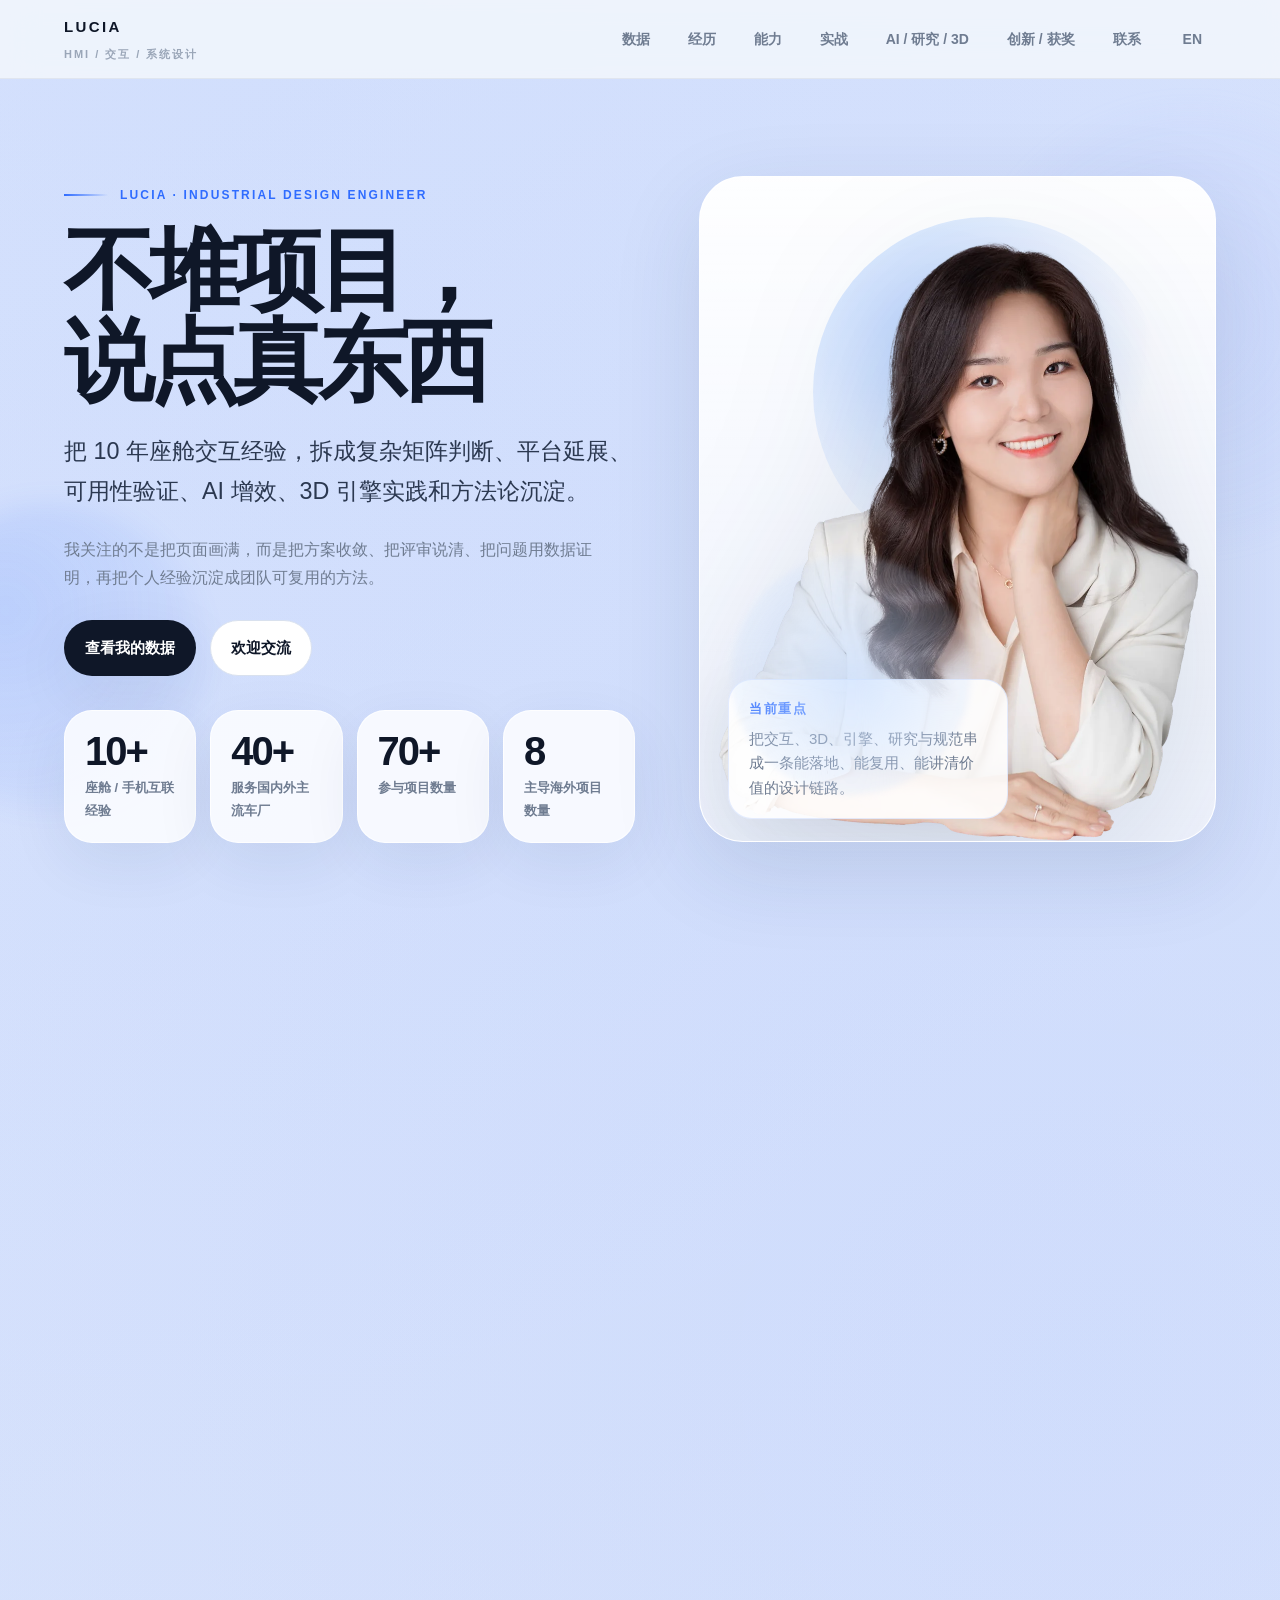
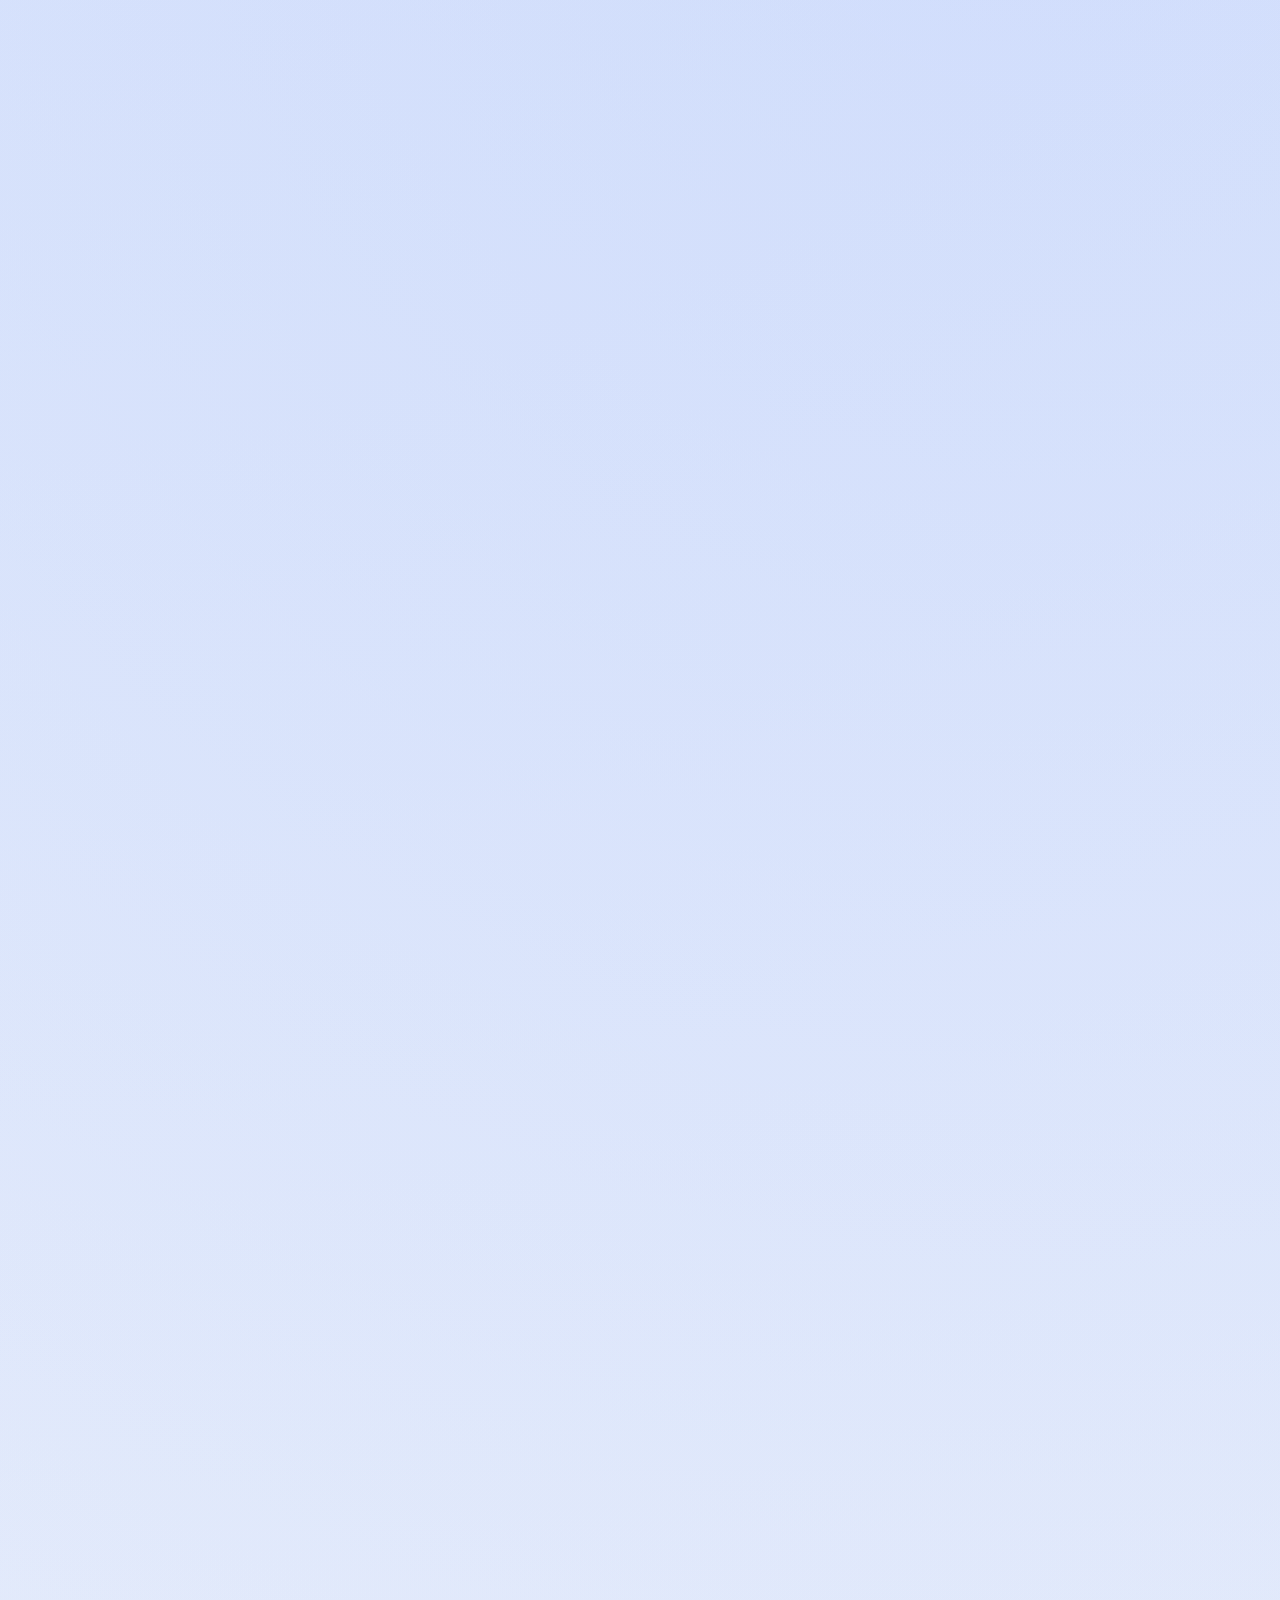
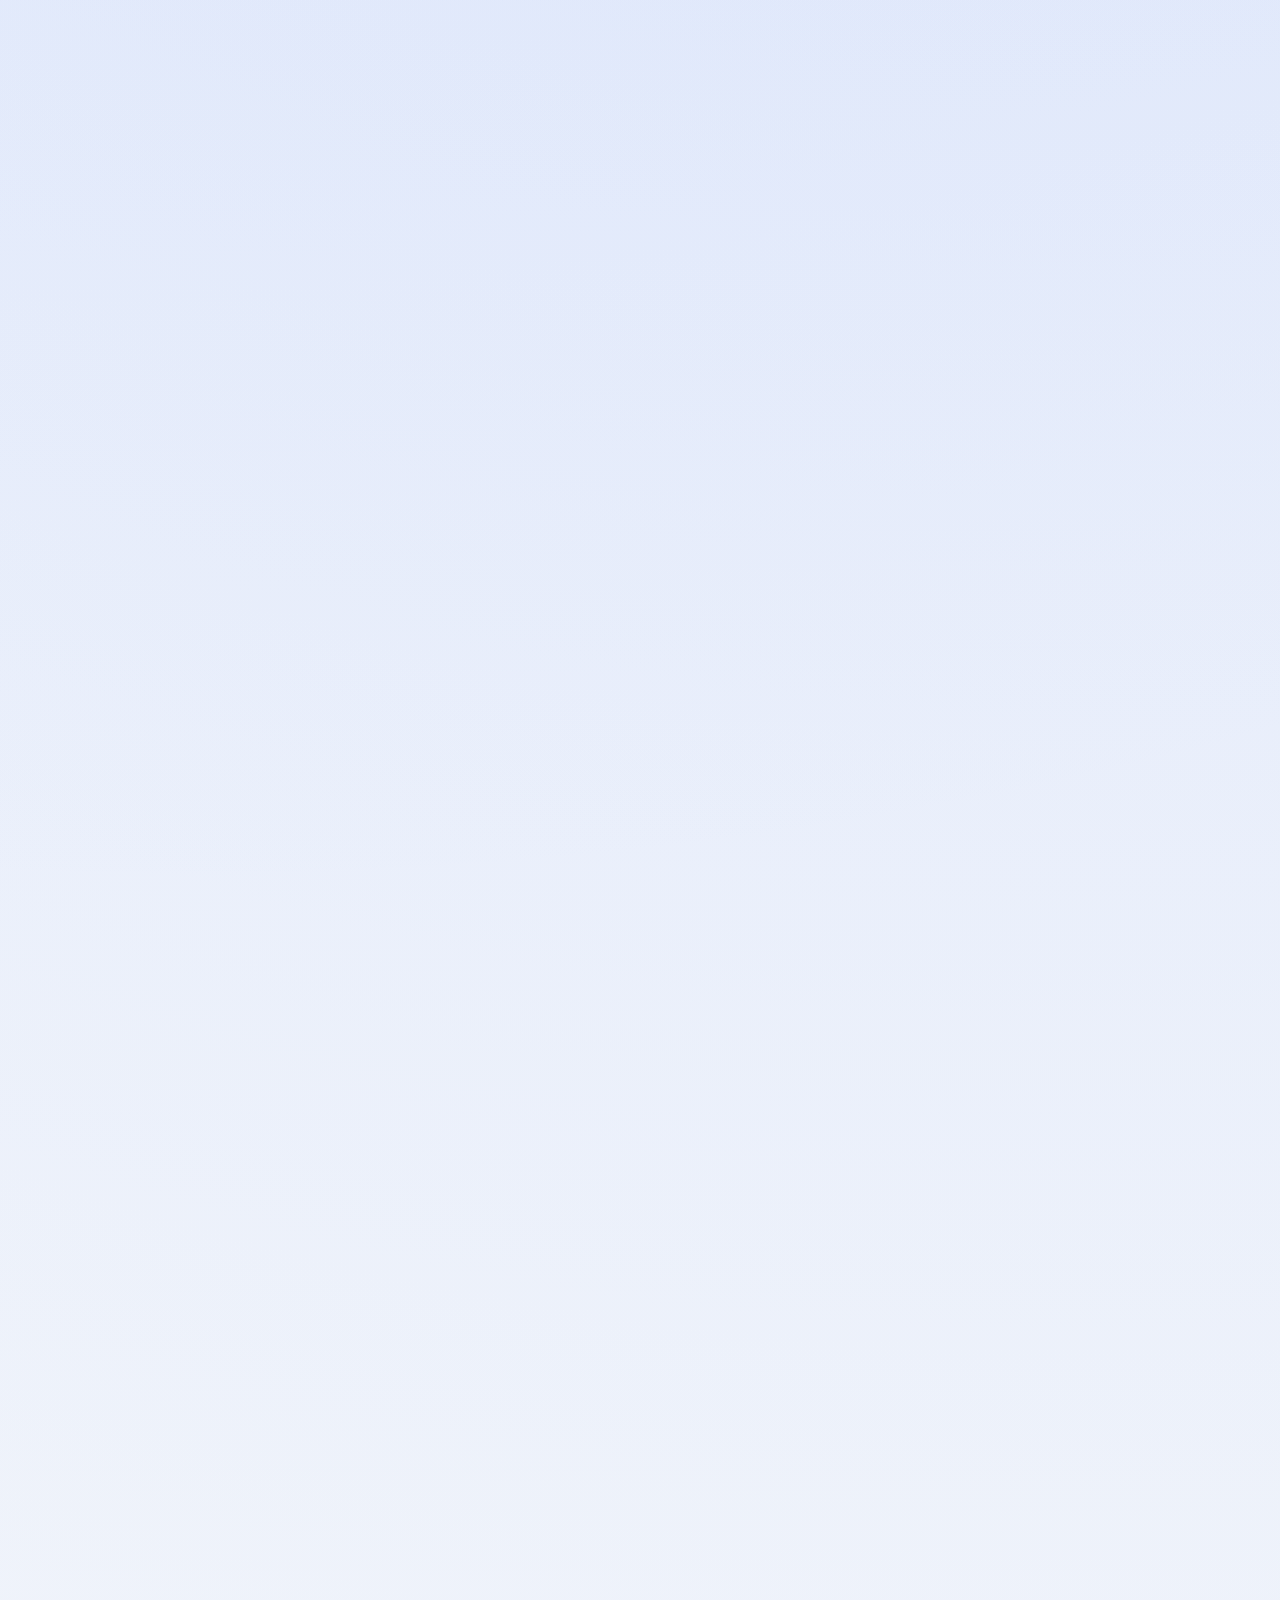
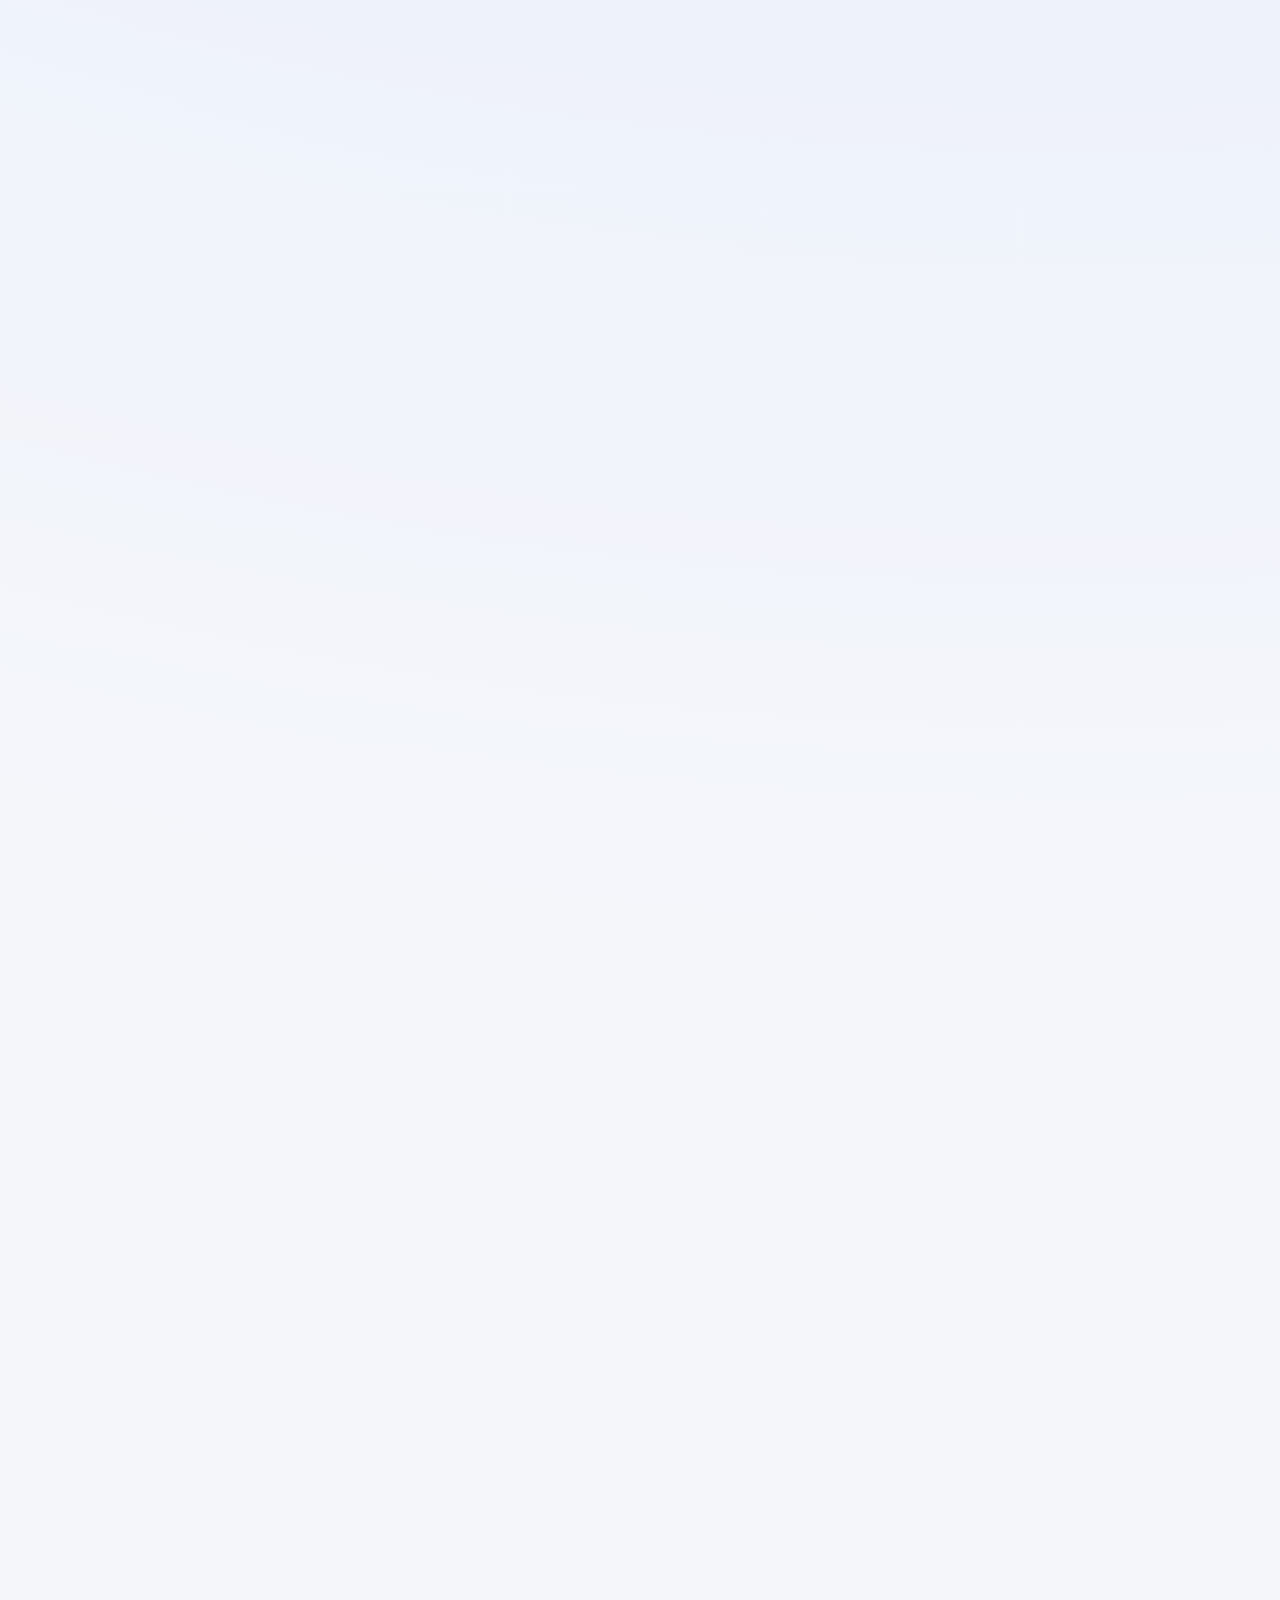
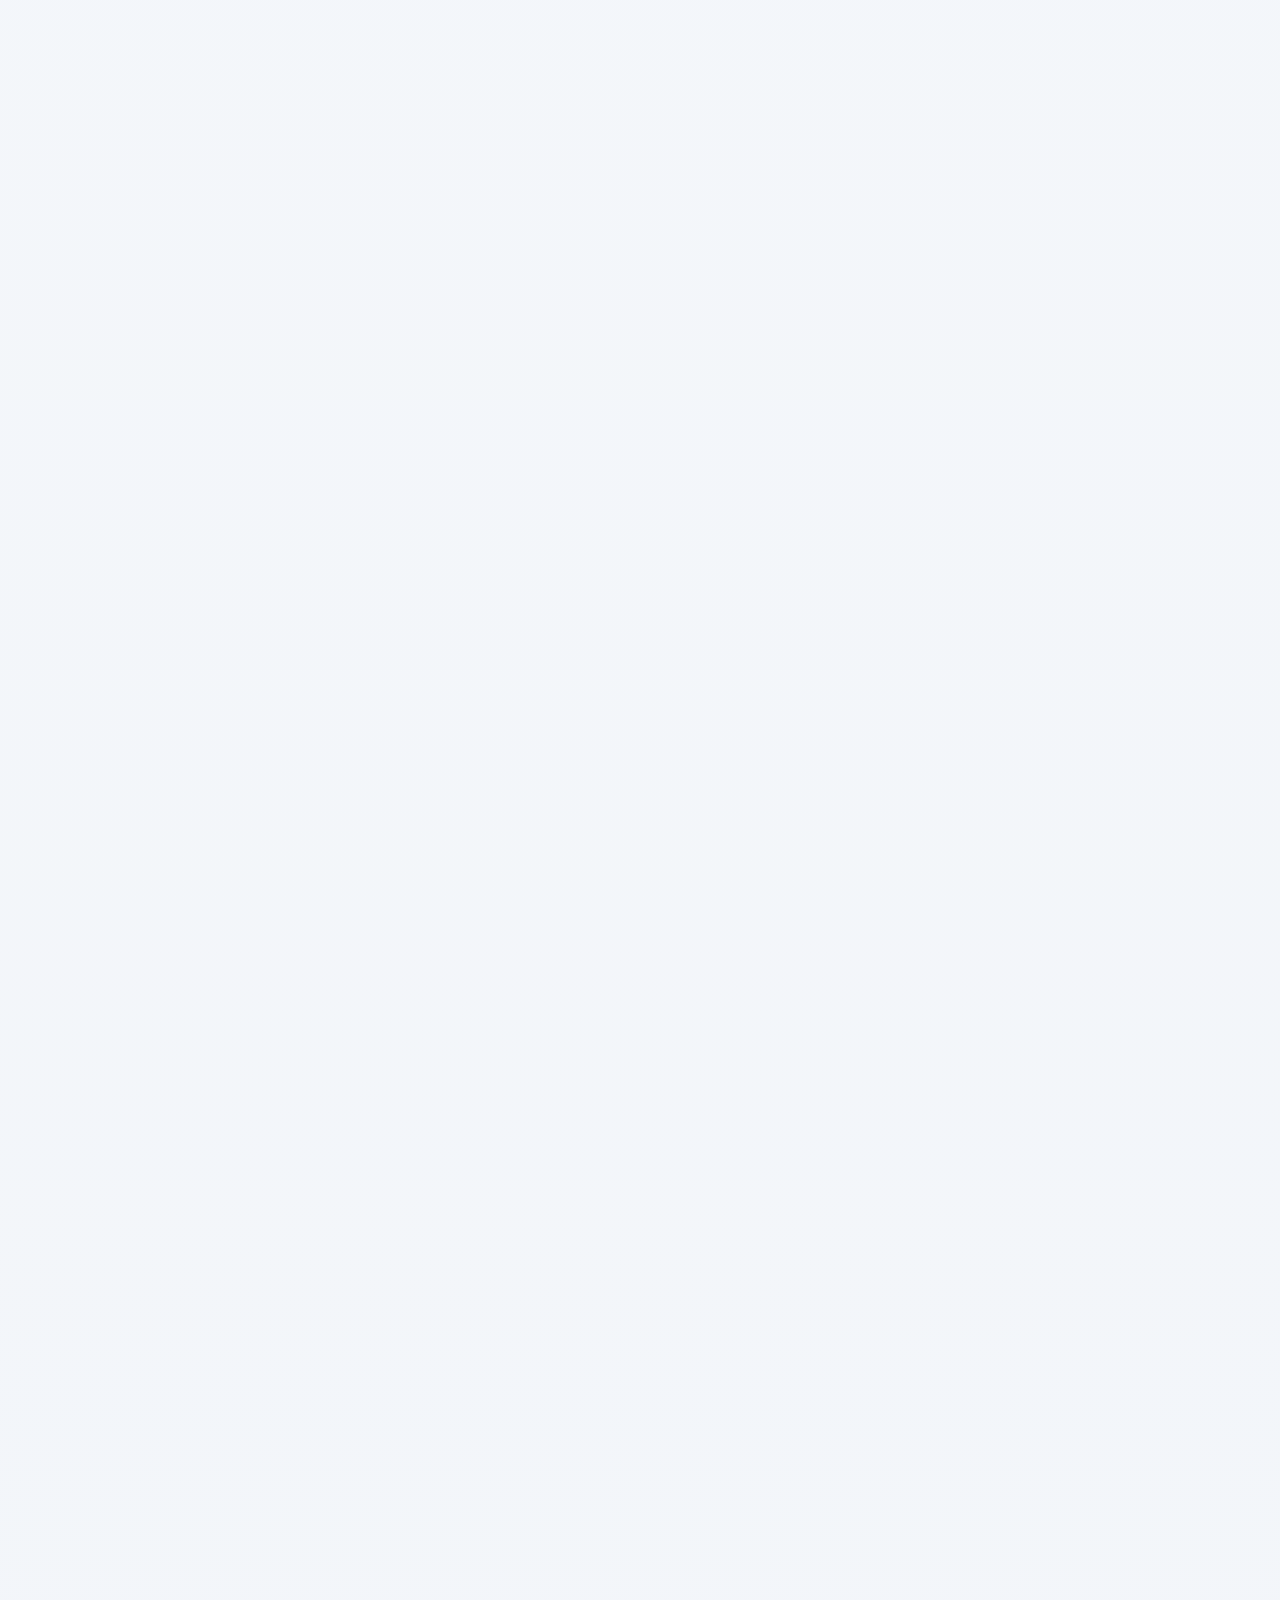
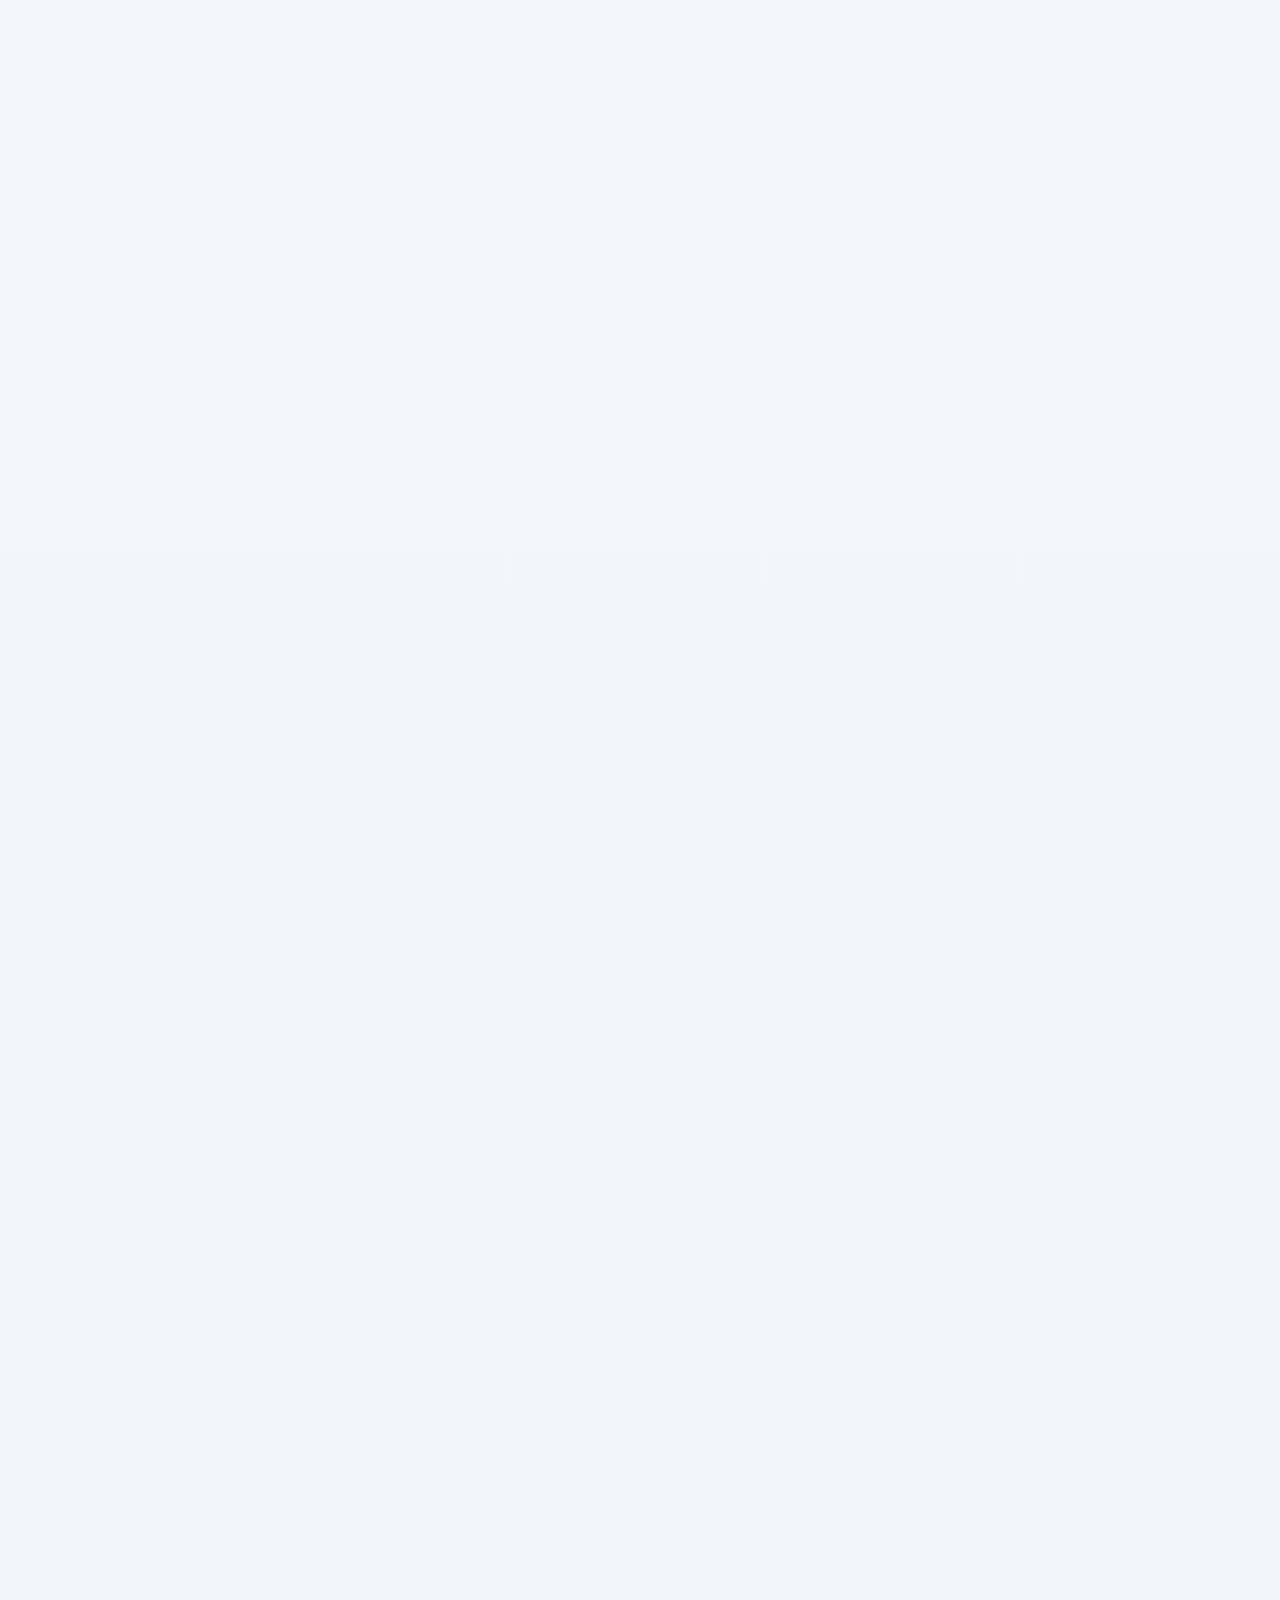
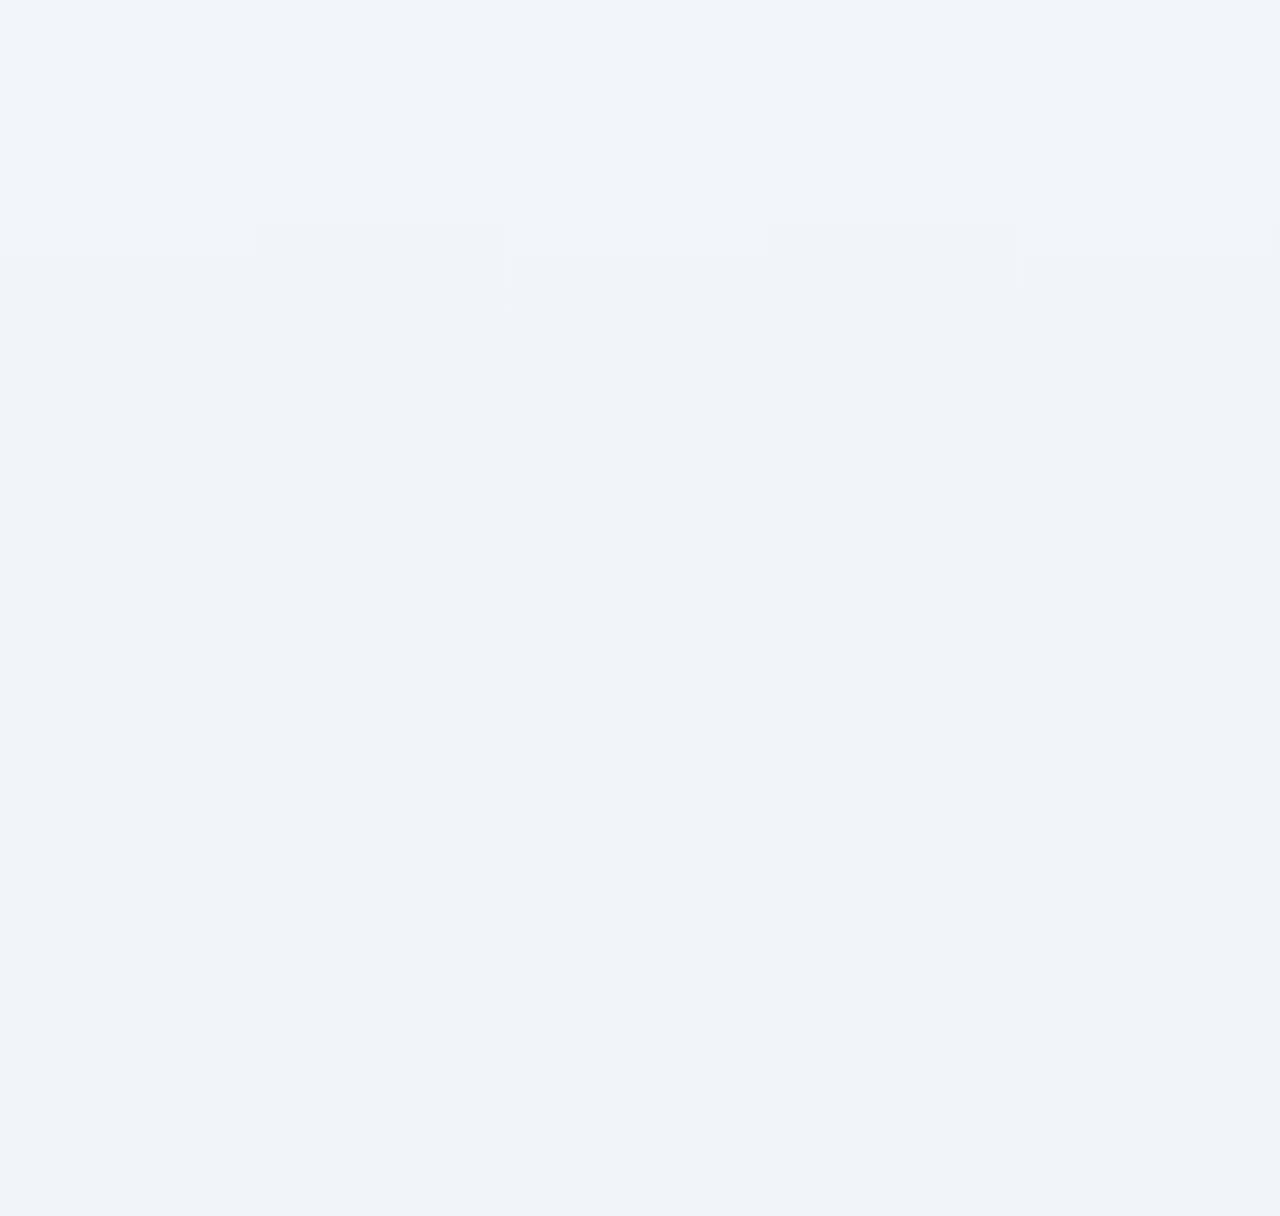
<file: index.html>
<!DOCTYPE html>
<html lang="zh-CN"><head><meta charset="utf-8"/><meta content="width=device-width, initial-scale=1" name="viewport"/><title>Lucia · HMI作品集</title><meta content="聚焦复杂矩阵判断、平台延展、可用性测试、AI 工作流与 3D 座舱实践。" name="description"/><meta content="#eef2f7" name="theme-color"/><style>
:root{
  --bg:#eef2f7;
  --bg2:#f7f9fc;
  --paper:rgba(255,255,255,.82);
  --paper-strong:#fff;
  --line:#d9e1ee;
  --line-strong:#c7d1e2;
  --text:#0f1728;
  --text2:#2b3850;
  --muted:#6f7c91;
  --muted2:#9aa6b8;
  --blue:#2f6cff;
  --blue2:#8cb6ff;
  --blueSoft:rgba(47,108,255,.12);
  --shadow:0 18px 60px rgba(28,47,84,.08);
  --shadow2:0 28px 90px rgba(28,47,84,.12);
  --page-pad:clamp(18px, 5vw, 72px);
  --max:1600px;
  --radius:34px;
  --radius-lg:48px;
  --section-gap:clamp(96px, 11vw, 180px);
}
*{box-sizing:border-box}
html{scroll-behavior:smooth}
body{
  margin:0;
  font:18px/1.75 -apple-system,BlinkMacSystemFont,"Segoe UI","PingFang SC","Hiragino Sans GB","Noto Sans SC","Microsoft YaHei",sans-serif;
  color:var(--text);
  background:
    radial-gradient(circle at 15% 0%, rgba(154,186,255,.25), transparent 24%),
    radial-gradient(circle at 84% 8%, rgba(86,129,255,.18), transparent 28%),
    linear-gradient(180deg,var(--bg2) 0%, var(--bg) 100%);
  -webkit-font-smoothing:antialiased;
  text-rendering:optimizeLegibility;
}
body::before,body::after{
  content:"";position:fixed;inset:auto auto 10% -8%;width:24vw;aspect-ratio:1;border-radius:50%;
  background:radial-gradient(circle at 35% 35%, rgba(47,108,255,.14), rgba(47,108,255,0));pointer-events:none;z-index:-1;filter:blur(12px)
}
body::after{inset:12% -10% auto auto;width:34vw;background:radial-gradient(circle at 50% 50%, rgba(171,188,255,.18), rgba(171,188,255,0));}
a{text-decoration:none;color:inherit}
img,video{display:block;max-width:100%;height:auto}
video{width:100%;height:auto;border:0;outline:0}
.wrap{width:min(var(--max), calc(100vw - var(--page-pad) * 2));margin-inline:auto}
.site-header{position:sticky;top:0;z-index:120;background:rgba(247,249,252,.76);backdrop-filter:blur(18px) saturate(150%);border-bottom:1px solid rgba(15,23,40,.06)}
.site-header .wrap{display:flex;align-items:center;gap:24px;min-height:78px}
.brand{font-size:15px;font-weight:800;letter-spacing:.16em;text-transform:uppercase}
.brand small{display:block;font-size:11px;letter-spacing:.18em;color:var(--muted2);margin-top:4px}
.nav{margin-left:auto;display:flex;gap:10px;flex-wrap:wrap}
.nav a{padding:10px 14px;border-radius:999px;font-size:14px;font-weight:700;color:var(--muted);transition:.25s ease}
.nav a:hover,.nav a.is-active{background:var(--blueSoft);color:var(--text)}
.hero{padding:clamp(54px,8vw,96px) 0 clamp(88px,12vw,160px)}
.hero-grid{display:grid;grid-template-columns:minmax(0,1.05fr) minmax(320px,.95fr);gap:clamp(28px,5vw,64px);align-items:center}
.eyebrow{display:inline-flex;align-items:center;gap:12px;font-size:12px;letter-spacing:.18em;text-transform:uppercase;font-weight:800;color:var(--blue)}
.eyebrow::before{content:"";width:44px;height:2px;background:linear-gradient(90deg,var(--blue),transparent);display:block}
.hero h1{margin:18px 0 16px;font-size:clamp(3rem,7vw,6.3rem);line-height:1.02;letter-spacing:-.06em;max-width:9ch}
.hero .subline{font-size:clamp(1.18rem,2vw,1.46rem);color:var(--text2);max-width:32em}
.hero .intro{margin-top:18px;color:var(--muted);max-width:34em;font-size:1rem}
.hero-actions{display:flex;gap:14px;flex-wrap:wrap;margin-top:28px}
.btn{display:inline-flex;align-items:center;justify-content:center;gap:10px;padding:14px 20px;border-radius:999px;font-size:15px;font-weight:800;border:1px solid transparent;transition:.22s ease}
.btn.primary{background:var(--text);color:#fff;box-shadow:var(--shadow)}
.btn.secondary{background:rgba(255,255,255,.72);border-color:var(--line);color:var(--text)}
.btn.ghost{background:rgba(255,255,255,.55);border-color:rgba(47,108,255,.14);color:var(--blue)}
.hero-metrics{display:grid;grid-template-columns:repeat(4,minmax(0,1fr));gap:14px;margin-top:34px}
.hero-metrics .metric{padding:20px;border-radius:28px;background:var(--paper);border:1px solid rgba(255,255,255,.8);box-shadow:var(--shadow)}
.metric strong{display:block;font-size:clamp(1.7rem,4vw,2.5rem);letter-spacing:-.05em;line-height:1;color:var(--text)}
.metric span{display:block;margin-top:6px;font-size:13px;color:var(--muted);font-weight:700}
.hero-media{position:relative;min-height:min(74vh,760px);padding:22px;border-radius:44px;background:linear-gradient(180deg, rgba(255,255,255,.96), rgba(255,255,255,.68));border:1px solid rgba(255,255,255,.92);box-shadow:var(--shadow2);overflow:hidden}
.hero-media::before{content:"";position:absolute;inset:6% 10% auto auto;width:min(68%,560px);aspect-ratio:1;border-radius:50%;background:radial-gradient(circle at 35% 35%, rgba(103,161,255,.44), rgba(103,161,255,.07) 58%, rgba(103,161,255,0) 68%)}
.hero-media::after{content:"";position:absolute;inset:auto auto 7% 6%;width:min(22vw,240px);aspect-ratio:1;border-radius:50%;background:radial-gradient(circle at 50% 50%, rgba(200,222,255,.7), rgba(200,222,255,0));filter:blur(3px)}
.portrait-stage{position:absolute;inset:8px 12px 0 12px;display:flex;align-items:flex-end;justify-content:flex-end;pointer-events:none;padding-left:0}
.portrait-stage img{width:min(104%,820px);max-height:104%;object-fit:contain;object-position:56% 100%;filter:drop-shadow(0 36px 80px rgba(22,40,78,.14));}
.hero-note{position:absolute;left:28px;bottom:22px;padding:18px 20px;max-width:320px;border-radius:24px;background:rgba(255,255,255,.88);border:1px solid rgba(47,108,255,.12);max-width:280px;box-shadow:var(--shadow)}
.hero-note strong{display:block;font-size:13px;letter-spacing:.12em;text-transform:uppercase;color:var(--blue);margin-bottom:6px}
.hero-note p{margin:0;font-size:15px;line-height:1.62;color:var(--muted)}
.section{padding:var(--section-gap) 0}
.section-header{display:grid;grid-template-columns:minmax(0,1fr) auto;gap:18px;align-items:end;margin-bottom:34px}
.section-header h2{margin:0;font-size:clamp(2rem,4.5vw,3.8rem);line-height:1.06;letter-spacing:-.05em}
.section-header p{margin:0;max-width:38em;color:var(--muted)}
.kicker-row{display:inline-flex;align-items:center;gap:12px;font-size:12px;text-transform:uppercase;letter-spacing:.16em;color:var(--blue);font-weight:800;margin-bottom:14px}
.kicker-row::before{content:"";display:block;width:38px;height:2px;background:linear-gradient(90deg,var(--blue),transparent)}
.safe-note{font-size:14px;color:var(--muted);padding:10px 14px;border-radius:999px;background:rgba(255,255,255,.72);border:1px solid var(--line)}
.stats-grid{display:grid;grid-template-columns:repeat(3,minmax(0,1fr));gap:18px}
.stat-card{padding:28px;border-radius:32px;background:linear-gradient(180deg, rgba(255,255,255,.95), rgba(255,255,255,.78));border:1px solid rgba(255,255,255,.86);box-shadow:var(--shadow);min-height:230px;display:flex;flex-direction:column;justify-content:space-between}
.stat-card .label{font-size:12px;letter-spacing:.15em;text-transform:uppercase;font-weight:800;color:var(--muted2)}
.stat-card .value{font-size:clamp(2.4rem,4vw,4rem);font-weight:900;line-height:1;letter-spacing:-.06em;margin-top:10px}
.stat-card .desc{margin-top:12px;color:var(--text2);font-size:15px;line-height:1.7}
.stat-card .sub{margin-top:10px;font-size:13px;color:var(--muted)}
.split{display:grid;grid-template-columns:minmax(340px,.92fr) minmax(0,1.08fr);gap:clamp(30px,5vw,72px);align-items:start}
.split.reverse{grid-template-columns:minmax(0,1.08fr) minmax(340px,.92fr)}
.sticky{position:sticky;top:98px}
.copy h3{margin:0 0 16px;font-size:clamp(2rem,4vw,3.5rem);line-height:1.08;letter-spacing:-.05em}
.copy p.lead{margin:0;color:var(--text2);font-size:1.05rem;max-width:34em}
.copy .mini{margin-top:16px;color:var(--muted);font-size:.98rem;max-width:34em}
.bullets{display:grid;gap:12px;margin:28px 0 0;padding:0;list-style:none}
.bullets li{padding:16px 18px;border-radius:24px;background:rgba(255,255,255,.76);border:1px solid var(--line);display:flex;gap:14px;align-items:flex-start;box-shadow:var(--shadow)}
.bullets li i{flex:0 0 auto;width:28px;height:28px;border-radius:50%;display:grid;place-items:center;background:var(--blueSoft);color:var(--blue);font-style:normal;font-weight:800;font-size:13px;margin-top:2px}
.bullets strong{display:block;font-size:1.02rem;margin-bottom:4px}
.bullets span{display:block;color:var(--muted);font-size:15px;line-height:1.65}
.data-pills{display:flex;flex-wrap:wrap;gap:10px;margin-top:22px}
.data-pills span{padding:10px 14px;border-radius:999px;background:rgba(47,108,255,.08);border:1px solid rgba(47,108,255,.14);font-weight:800;color:var(--text2);font-size:14px}
.media-stack{display:grid;gap:18px}
.media-card{position:relative;padding:18px;border-radius:34px;background:linear-gradient(180deg, rgba(255,255,255,.95), rgba(255,255,255,.8));border:1px solid rgba(255,255,255,.85);box-shadow:var(--shadow);overflow:hidden}
.media-card.dark{background:linear-gradient(180deg, rgba(17,27,44,.96), rgba(18,27,43,.88));border-color:rgba(255,255,255,.08);color:#f8fbff}
.media-card h4{margin:0 0 12px;font-size:15px;letter-spacing:.12em;text-transform:uppercase;color:var(--muted2)}
.media-card.dark h4{color:rgba(255,255,255,.7)}
.media-grid{display:grid;grid-template-columns:repeat(2,minmax(0,1fr));gap:18px}
.media-grid.three{grid-template-columns:repeat(3,minmax(0,1fr))}
.media-grid .tile{padding:12px;border-radius:24px;background:rgba(255,255,255,.6);border:1px solid var(--line)}
.media-grid .tile img,.media-grid .tile video{border-radius:18px;width:100%;aspect-ratio:16/10;object-fit:cover;background:#eef3f9}
.media-grid .tile figcaption{margin-top:10px;font-size:13px;color:var(--muted);line-height:1.5}
.note-card{padding:24px;border-radius:28px;background:rgba(47,108,255,.07);border:1px solid rgba(47,108,255,.14);margin-top:18px}
.note-card strong{display:block;margin-bottom:8px;font-size:15px;color:var(--blue)}
.note-card p{margin:0;color:var(--text2);font-size:15px}
.ribbon{display:flex;flex-wrap:wrap;gap:12px;margin-top:18px}
.ribbon span{padding:11px 14px;border-radius:999px;background:rgba(255,255,255,.84);border:1px solid var(--line);font-size:14px;font-weight:800;color:var(--text2)}
.gif-rail{display:grid;grid-template-columns:repeat(5,minmax(0,1fr));gap:14px;margin-top:18px}
.gif-rail img{width:100%;aspect-ratio:1/1.18;object-fit:cover;border-radius:22px;background:#f5f7fb;border:1px solid var(--line);box-shadow:var(--shadow)}
.video-rail{display:grid;grid-template-columns:repeat(3,minmax(0,1fr));gap:18px}
.video-rail .media-card{padding:14px}
.video-rail video{aspect-ratio:16/10;object-fit:cover;border-radius:22px}

.safe-note{font-weight:800;color:var(--text2)}
.media-card h4{display:flex;align-items:center;justify-content:space-between;gap:12px}
.media-card h4 .tag{font-size:11px;letter-spacing:.08em;text-transform:none;color:var(--muted);font-weight:700}
.media-grid.usability-wide{grid-template-columns:1fr;gap:18px;margin-top:24px}
.media-grid.usability-wide .tile img{aspect-ratio:auto;object-fit:contain;background:#fff;max-height:none}
.media-grid.usability-wide .tile figcaption{font-size:14px}
.gif-hero{padding:10px;border-radius:24px;background:rgba(255,255,255,.64);border:1px solid var(--line);box-shadow:var(--shadow)}
.gif-hero img{width:100%;aspect-ratio:16/10;object-fit:cover;border-radius:18px;background:#eef3f9}
.video-rail{grid-template-columns:repeat(2,minmax(0,1fr))}
.showcase-shell{position:relative;padding:16px;border-radius:34px;background:linear-gradient(180deg, rgba(255,255,255,.96), rgba(255,255,255,.82));border:1px solid rgba(255,255,255,.85);box-shadow:var(--shadow);overflow:hidden;height:920px}
.showcase-shell::before,.showcase-shell::after{content:"";position:absolute;left:0;right:0;height:120px;z-index:3;pointer-events:none}
.showcase-shell::before{top:0;background:linear-gradient(180deg, rgba(247,249,252,1), rgba(247,249,252,0))}
.showcase-shell::after{bottom:0;background:linear-gradient(0deg, rgba(247,249,252,1), rgba(247,249,252,0))}
.showcase-head{display:flex;align-items:flex-end;justify-content:space-between;gap:12px;margin:6px 6px 18px;position:relative;z-index:4}
.showcase-head h4{margin:0;font-size:15px;letter-spacing:.12em;text-transform:uppercase;color:var(--muted2)}
.showcase-head span{font-size:13px;color:var(--muted)}
.showcase-grid{display:grid;grid-template-columns:repeat(3,minmax(0,1fr));gap:16px;height:calc(100% - 48px)}
.showcase-col{display:grid;gap:16px;align-content:start;animation:showcaseUp 30s linear infinite}
.showcase-col.reverse{animation-name:showcaseDown;animation-duration:32s}
.showcase-col.slow{animation-duration:36s}
.showcase-card{padding:10px;border-radius:24px;background:rgba(255,255,255,.78);border:1px solid var(--line);box-shadow:var(--shadow)}
.showcase-card img{width:100%;border-radius:16px;aspect-ratio:4/3;object-fit:cover;background:#eef3f9;display:block}
@keyframes showcaseUp{0%{transform:translateY(0)}100%{transform:translateY(-50%)}}
@keyframes showcaseDown{0%{transform:translateY(-50%)}100%{transform:translateY(0)}}
.protected{user-select:none;-webkit-user-select:none;-webkit-touch-callout:none}
.protected img,.protected video{-webkit-user-drag:none;user-select:none}
@media (max-width:1120px){.video-rail{grid-template-columns:1fr 1fr}.showcase-grid{grid-template-columns:1fr 1fr}.showcase-shell{height:820px}}
@media (max-width:720px){.showcase-shell{height:auto;padding:12px}.showcase-grid{grid-template-columns:1fr}.showcase-col,.showcase-col.reverse,.showcase-col.slow{animation:none}.showcase-shell::before,.showcase-shell::after{display:none}.media-grid.usability-wide .tile img,.gif-hero img{aspect-ratio:16/10}.video-rail{grid-template-columns:1fr}}

.protected{user-select:none;-webkit-user-select:none}
.protected img,.protected video{-webkit-user-drag:none;user-select:none}
.protected .lock-note{display:flex;align-items:center;gap:10px;font-size:13px;color:var(--muted);margin-top:14px}
.lock-note .dot{width:9px;height:9px;border-radius:50%;background:var(--blue)}
.kb-grid{display:grid;grid-template-columns:repeat(3,minmax(0,1fr));gap:18px;margin-top:20px}
.kb-card{padding:24px;border-radius:30px;background:rgba(255,255,255,.86);border:1px solid var(--line);box-shadow:var(--shadow)}
.kb-card strong{display:block;font-size:1.2rem;line-height:1.3}
.kb-card span{display:block;margin-top:8px;font-size:14px;color:var(--muted)}
.awards-grid{display:grid;grid-template-columns:1.15fr .85fr;gap:22px}
.award-list{display:grid;gap:12px;margin-top:18px}
.award-list .item{padding:14px 16px;border-radius:22px;background:rgba(255,255,255,.78);border:1px solid var(--line);font-size:15px;color:var(--text2)}
.contact{padding:calc(var(--section-gap) * .85) 0 calc(var(--section-gap) * 1.05)}
.contact-card{display:grid;grid-template-columns:1fr auto;gap:26px;padding:34px;border-radius:40px;background:linear-gradient(180deg, rgba(255,255,255,.96), rgba(255,255,255,.82));border:1px solid rgba(255,255,255,.88);box-shadow:var(--shadow2)}
.contact-card h3{margin:0 0 10px;font-size:clamp(2rem,4vw,3rem);letter-spacing:-.05em}
.contact-card p{margin:0 0 18px;color:var(--muted);max-width:32em}
.contact-list{display:grid;gap:10px}
.contact-list div{font-size:16px;color:var(--text2)}
.contact-list strong{display:inline-block;min-width:78px;color:var(--text);font-weight:800}
.qr-box{width:168px;padding:12px;border-radius:26px;background:#fff;border:1px solid var(--line)}
.qr-box img{width:100%;aspect-ratio:1/1;border-radius:18px}
.reveal{opacity:0;transform:translateY(28px);transition:opacity .8s cubic-bezier(.22,1,.36,1), transform .8s cubic-bezier(.22,1,.36,1)}
.reveal.is-in{opacity:1;transform:none}
[data-parallax]{will-change:transform}
footer{padding:26px 0 54px;color:var(--muted);font-size:13px;text-align:center}
@media (max-width: 1120px){
  .hero-grid,.split,.split.reverse,.awards-grid,.contact-card{grid-template-columns:1fr}
  .sticky{position:static}
  .hero-media{min-height:560px}
  .stats-grid{grid-template-columns:repeat(2,minmax(0,1fr))}
  .hero-metrics{grid-template-columns:repeat(2,minmax(0,1fr))}
  .video-rail,.kb-grid,.media-grid.three{grid-template-columns:1fr 1fr}
}
@media (max-width: 720px){
  body{font-size:16px}
  .site-header .wrap{min-height:74px}
  .nav{display:none}
  .hero{padding-top:38px}
  .hero-media{min-height:460px;padding:18px}
  .portrait-stage{inset:8px 8px 0 8px;justify-content:center}
  .portrait-stage img{width:min(98%,500px)}
  .hero-note{position:relative;left:auto;bottom:auto;margin-top:12px;max-width:none}
  .section{padding:88px 0}
  .stats-grid,.hero-metrics,.kb-grid,.video-rail,.media-grid,.media-grid.three,.gif-rail{grid-template-columns:1fr}
  .media-grid .tile img,.media-grid .tile video,.video-rail video{aspect-ratio:16/10}
  .contact-card{padding:24px}
  .qr-box{width:138px}
}



.gallery-card{padding:18px}
.gallery-stage{position:relative;aspect-ratio:16/10;border-radius:26px;overflow:hidden;background:#f4f7fc;border:1px solid var(--line);box-shadow:var(--shadow)}
.gallery-stage img{width:100%;height:100%;object-fit:contain;background:#f8fbff}
.gallery-caption{padding:14px 4px 4px}
.gallery-caption strong{display:block;font-size:15px;color:var(--text);margin-bottom:4px}
.gallery-caption span{display:block;font-size:13px;line-height:1.6;color:var(--muted)}
.thumb-row{display:grid;grid-template-columns:repeat(3,minmax(0,1fr));gap:12px;margin-top:14px}
.thumb-btn{padding:10px;border-radius:22px;border:1px solid var(--line);background:rgba(255,255,255,.68);cursor:pointer;text-align:left;transition:.2s ease;box-shadow:var(--shadow)}
.thumb-btn:hover,.thumb-btn.is-active{border-color:rgba(47,108,255,.38);box-shadow:0 0 0 3px rgba(47,108,255,.12), var(--shadow)}
.thumb-btn img{width:100%;aspect-ratio:16/10;object-fit:cover;border-radius:16px;background:#eef3f9}
.thumb-btn span{display:block;margin-top:8px;font-size:12px;line-height:1.45;color:var(--muted)}
@media (max-width:720px){.thumb-row{grid-template-columns:1fr}.gallery-card{padding:14px}}

/* --- v7 refinements --- */
.nav .lang-link{margin-left:4px}
.showcase-shell.mega{height:1080px;padding:18px 18px 16px}
.showcase-shell.mega .showcase-head{margin:4px 6px 14px}
.showcase-shell.mega .showcase-head h4{font-size:16px;color:var(--text);letter-spacing:.04em;text-transform:none}
.showcase-shell.mega .showcase-head p{margin:6px 0 0;font-size:13px;color:var(--muted);max-width:34em;line-height:1.55}
.showcase-shell.mega .showcase-grid{grid-template-columns:repeat(4,minmax(0,1fr));gap:14px;height:calc(100% - 96px)}
.showcase-tags{display:flex;gap:10px;flex-wrap:wrap;margin:0 6px 16px;position:relative;z-index:4}
.showcase-tags span{padding:8px 12px;border-radius:999px;background:rgba(47,108,255,.08);border:1px solid rgba(47,108,255,.14);font-size:12px;font-weight:800;color:var(--text2)}
.showcase-shell.mega .showcase-col{gap:14px;animation-duration:38s}
.showcase-shell.mega .showcase-col.reverse{animation-duration:41s}
.showcase-shell.mega .showcase-col.slow{animation-duration:45s}
.showcase-card{position:relative;overflow:hidden}
.showcase-card.tall img{aspect-ratio:4/5}
.showcase-card.wide img{aspect-ratio:16/10}
.showcase-card.square img{aspect-ratio:1/1}
.showcase-card figcaption{margin-top:8px;padding:0 4px 2px;font-size:12px;line-height:1.45;color:var(--muted)}
.showcase-card figcaption strong{display:block;font-size:13px;color:var(--text2);margin-bottom:2px}
.research-3d{display:grid;grid-template-columns:minmax(280px,.84fr) minmax(0,1.16fr);gap:clamp(24px,4vw,48px);margin-top:32px;padding-top:18px;border-top:1px solid rgba(15,23,40,.06)}
.research-3d-copy h3{margin:0 0 14px;font-size:clamp(1.9rem,3vw,3rem);line-height:1.08;letter-spacing:-.04em}
.research-3d-copy .lead{margin:0 0 18px;color:var(--muted);font-size:1rem;max-width:34em}
.research-3d .video-rail{grid-template-columns:repeat(2,minmax(0,1fr));gap:18px}
.research-3d .video-rail .media-card{padding:14px}
.gif-hero{padding:10px;border-radius:24px;background:rgba(255,255,255,.64);border:1px solid var(--line);box-shadow:var(--shadow)}
.gif-player{position:relative;aspect-ratio:16/10;border-radius:18px;overflow:hidden;background:#eef3f9}
.gif-player img{position:absolute;inset:0;width:100%;height:100%;object-fit:cover;opacity:0;animation:gifSeq 12s infinite ease-in-out;will-change:opacity,transform;transform:scale(1.01)}
.gif-player img:nth-child(1){animation-delay:0s}
.gif-player img:nth-child(2){animation-delay:2.4s}
.gif-player img:nth-child(3){animation-delay:4.8s}
.gif-player img:nth-child(4){animation-delay:7.2s}
.gif-player img:nth-child(5){animation-delay:9.6s}
@keyframes gifSeq{0%,17%{opacity:0}4%,20%{opacity:1}24%,100%{opacity:0}}
.media-grid.usability-wide{grid-template-columns:1fr;gap:18px;margin-top:24px}
.media-grid.usability-wide .tile{padding:0;background:transparent;border:0;box-shadow:none}
.media-grid.usability-wide .tile img{aspect-ratio:auto;object-fit:contain;background:#fff;max-height:none;border:1px solid var(--line);box-shadow:var(--shadow)}
.media-grid.usability-wide .tile figcaption{font-size:14px;padding:4px 4px 0}
.section,.contact{content-visibility:auto;contain-intrinsic-size:900px}img{max-width:100%;height:auto}video{width:100%;display:block}
@media (max-width:1280px){.showcase-shell.mega .showcase-grid{grid-template-columns:repeat(3,minmax(0,1fr))}.showcase-shell.mega{height:980px}}
@media (max-width:1120px){.research-3d{grid-template-columns:1fr}.showcase-shell.mega .showcase-grid{grid-template-columns:repeat(2,minmax(0,1fr))}.showcase-shell.mega{height:930px}}
@media (max-width:720px){.showcase-shell.mega{height:auto;padding:14px}.showcase-shell.mega .showcase-grid{grid-template-columns:1fr}.showcase-shell.mega .showcase-col,.showcase-shell.mega .showcase-col.reverse,.showcase-shell.mega .showcase-col.slow{animation:none}.showcase-shell.mega::before,.showcase-shell.mega::after{display:none}.research-3d .video-rail{grid-template-columns:1fr}.showcase-head{display:block}.showcase-head span{display:block;margin-top:6px}}
@media (prefers-reduced-motion:reduce){.showcase-col,.showcase-col.reverse,.showcase-col.slow,.gif-player img{animation:none !important}.reveal{opacity:1 !important;transform:none !important}}


.gif-player{aspect-ratio:16/9;background:#f4f7fc}
.gif-player img{object-fit:contain !important;background:#f8fbff;padding:8px}
.gif-rail img{aspect-ratio:16/9 !important;object-fit:contain !important;background:#f8fbff;padding:6px;border:1px solid var(--line);border-radius:18px}
.gif-rail{display:grid;grid-template-columns:repeat(5,minmax(0,1fr));gap:12px}
@media (max-width:1120px){.gif-rail{grid-template-columns:repeat(3,minmax(0,1fr))}}
@media (max-width:720px){.gif-rail{grid-template-columns:1fr 1fr}}
.contact-card{align-items:end}
.qr-box{width:clamp(146px,11vw,176px);padding:0;border-radius:24px;overflow:hidden;justify-self:end;align-self:end;aspect-ratio:1/1;display:block}
.qr-box img{width:100%;height:100%;object-fit:contain;padding:12px;border-radius:0}
.hero-actions .btn.secondary{background:#fff}
.media-grid.tight{grid-template-columns:repeat(2,minmax(0,1fr));gap:18px;margin-top:18px}
.media-grid.tight .tile{padding:0;background:transparent;border:0;box-shadow:none}
.media-grid.tight .tile img{width:100%;aspect-ratio:auto;object-fit:contain;background:#fff;border:1px solid var(--line);box-shadow:var(--shadow);border-radius:20px}
.media-grid.tight .tile figcaption{font-size:14px;padding:6px 4px 0;color:var(--muted)}
.waterfall-shell{position:relative;height:900px;padding:20px;border-radius:34px;overflow:hidden;background:linear-gradient(180deg, rgba(255,255,255,.92), rgba(255,255,255,.82));border:1px solid rgba(255,255,255,.86);box-shadow:var(--shadow)}
.waterfall-shell::before,.waterfall-shell::after{content:"";position:absolute;inset:0;pointer-events:none;z-index:4}
.waterfall-shell::before{background:linear-gradient(180deg, rgba(247,249,252,.95), rgba(247,249,252,0) 18%, rgba(247,249,252,0) 82%, rgba(247,249,252,.95))}
.waterfall-shell::after{background:linear-gradient(90deg, rgba(247,249,252,.7), rgba(247,249,252,0) 12%, rgba(247,249,252,0) 88%, rgba(247,249,252,.7))}
.waterfall-stage{position:absolute;inset:28px;transform:perspective(2200px) rotateX(11deg) rotateY(-12deg) rotateZ(-1deg);transform-origin:center center;display:grid;grid-template-columns:repeat(4,minmax(0,1fr));gap:16px;align-items:start}
.waterfall-col{height:100%;overflow:hidden}
.waterfall-track{display:flex;flex-direction:column;gap:16px;will-change:transform}
.waterfall-card{padding:10px;border-radius:24px;background:rgba(255,255,255,.82);border:1px solid var(--line);box-shadow:var(--shadow)}
.waterfall-card img{width:100%;display:block;border-radius:16px;aspect-ratio:4/3;object-fit:cover;background:#eef3f9}
.waterfall-shell .showcase-head{position:relative;z-index:5;display:flex;justify-content:space-between;gap:14px;align-items:flex-end;margin:4px 6px 18px}
.waterfall-shell .showcase-head h4{font-size:16px;margin:0;color:var(--text)}
.waterfall-shell .showcase-head p{margin:6px 0 0;font-size:13px;line-height:1.6;color:var(--muted);max-width:34em}
.waterfall-shell .showcase-head span{font-size:12px;color:var(--muted2);letter-spacing:.12em;text-transform:uppercase}
@media (max-width:1280px){.waterfall-shell{height:820px}.waterfall-stage{grid-template-columns:repeat(3,minmax(0,1fr))}}
@media (max-width:980px){.waterfall-shell{height:760px}.waterfall-stage{grid-template-columns:repeat(2,minmax(0,1fr))}}
@media (max-width:720px){.waterfall-shell{height:auto;padding:14px}.waterfall-stage{position:relative;inset:auto;transform:none;grid-template-columns:1fr}.waterfall-col{height:auto}.waterfall-track{transform:none !important}.waterfall-shell::before,.waterfall-shell::after{display:none}}
</style></head><body>
<header class="site-header"><div class="wrap"><div class="brand">Lucia<small>HMI / 交互 / 系统设计</small></div><nav class="nav"><a href="#data">数据</a><a href="#experience">经历</a><a href="#capability">能力</a><a href="#execution">实战</a><a href="#research">AI / 研究 / 3D</a><a href="#innovation">创新 / 获奖</a><a href="#contact">联系</a> <a class="lang-link" href="index-en.html">EN</a></nav></div></header>
<main>
<section class="hero"><div class="wrap hero-grid"><div class="hero-copy reveal"><div class="eyebrow">Lucia · Industrial Design Engineer</div><h1>不堆项目，说点真东西</h1><p class="subline">把 10 年座舱交互经验，拆成复杂矩阵判断、平台延展、可用性验证、AI 增效、3D 引擎实践和方法论沉淀。</p><p class="intro">我关注的不是把页面画满，而是把方案收敛、把评审说清、把问题用数据证明，再把个人经验沉淀成团队可复用的方法。</p><div class="hero-actions"><a class="btn primary" href="#data">查看我的数据</a><a class="btn secondary" href="#contact">欢迎交流</a></div><div class="hero-metrics"><div class="metric"><strong>10+</strong><span>座舱 / 手机互联经验</span></div><div class="metric"><strong>40+</strong><span>服务国内外主流车厂</span></div><div class="metric"><strong>70+</strong><span>参与项目数量</span></div><div class="metric"><strong>8</strong><span>主导海外项目数量</span></div></div></div>
<div class="hero-media reveal" data-parallax="-0.02"><div class="portrait-stage"><img alt="Lucia portrait" src="assets/fast/img/portrait.webp" decoding="async" loading="eager" fetchpriority="high"></div><div class="hero-note"><strong>当前重点</strong><p>把交互、3D、引擎、研究与规范串成一条能落地、能复用、能讲清价值的设计链路。</p></div></div></div></section>
<section class="section" id="data"><div class="wrap"><div class="section-header reveal"><div><div class="kicker-row">数据</div><h2>我的数据</h2><p>先看结果，再看过程。把真正拉开差距的数字放前面。</p></div><div class="safe-note">数据真实可信</div></div>
<div class="stats-grid">
<div class="stat-card reveal"><div><div class="label">T1K / HS5115A</div><div class="value">+42%</div><div class="desc">兜底 24 次反复修改需求，整体评审效率提升 42%。</div></div><div class="sub">7 次变更费用 · 提前 17 天锁定 · 节省 60–80 小时</div></div>
<div class="stat-card reveal"><div><div class="label">T1H / T1K issue closure</div><div class="value">×5</div><div class="desc">128 个体验问题沉淀成跨项目问题管理闭环，处理效率提升约 5 倍。</div></div><div class="sub">128 个体验问题 · 3 套信息管理方法 + 1 套流程文档</div></div>
<div class="stat-card reveal"><div><div class="label">Usability testing</div><div class="value">60d</div><div class="desc">主导公司首次车机可用性测试，60 天跑完整套方案、招募、执行与报告。</div></div><div class="sub">38 名测试用户 · 平均可用性 61.04 / 100</div></div>
<div class="stat-card reveal"><div><div class="label">Animation compression</div><div class="value">90M → 6.8M</div><div class="desc">长安动效链路从序列图切到 JSON，体积缩减约 93%，内存与加载同步优化。</div></div><div class="sub">内存占用 -30% · 加载时间 -20%</div></div>
<div class="stat-card reveal"><div><div class="label">Ford platform</div><div class="value">4200+</div><div class="desc">审查 4200+ 客户 HMI 界面，加速关闭 400+ 项问题并实现 100% 闭环。</div></div><div class="sub">100+ 工程师培训覆盖 · 3 封客户感谢信</div></div>
<div class="stat-card reveal"><div><div class="label">Org &amp; methods</div><div class="value">34人</div><div class="desc">支撑 34 人通过职称评审，并沉淀 3 套可复用知识库。</div></div><div class="sub">2026 HMI 国标库 · 海外文言一致性 · AI 应用知识库</div></div>
</div></div></section>
<section class="section" id="experience"><div class="wrap split"><div class="copy sticky reveal"><div class="kicker-row">经历</div><h3>三段经历，一条方向</h3><p class="lead">从 UI 执行，到手机互联与 Launcher 适配，再到平台型 HMI、可用性测试、竞品研究与方法沉淀。</p><div class="data-pills"><span>10+ 年</span><span>英文可作为工作语言</span><span>中英日韩跨语沟通</span></div></div><div class="media-stack"><div class="media-card reveal"><h4>2016.03–2019.06</h4><strong style="font-size:1.36rem;display:block;line-height:1.35;margin-bottom:8px">东软集团汽车电子有限公司 · UI设计师</strong><p style="margin:0;color:var(--muted)">负责国内主机厂拓展量产项目 6 个，同时组织产品视频拍摄与脚本设计。</p></div><div class="media-card reveal"><h4>2019.06–2022.09</h4><strong style="font-size:1.36rem;display:block;line-height:1.35;margin-bottom:8px">东软集团瑞驰有限公司 · 高级用户体验设计师</strong><p style="margin:0;color:var(--muted)">负责手机互联、Launcher 适配与客户需求对接，参与美国、日本项目沟通。</p></div><div class="media-card reveal"><h4>2022.09–Now</h4><strong style="font-size:1.36rem;display:block;line-height:1.35;margin-bottom:8px">某智能座舱供应商 · 副主任工业设计工程师</strong><p style="margin:0;color:var(--muted)">负责平台型交互设计、可用性测试、竞品调研、组件协作与方法沉淀。</p></div></div></div></section>
<section class="section" id="capability"><div class="wrap split reverse"><div class="media-stack sticky reveal"><div class="media-card gallery-card" data-gallery=""><h4>Hygge Lab / scene modes</h4><div class="gallery-stage"><img alt="Hygge lab interface" class="gallery-main" src="assets/fast/img/chery_hygge.webp" decoding="async" loading="lazy"></div><div class="gallery-caption"><strong>Hygge 实验室</strong><span>场景模式卡片、自动执行与状态反馈，视觉上统一但状态层级清晰。</span></div><div class="thumb-row"><button class="thumb-btn is-active" data-alt="Hygge lab interface" data-desc="场景模式卡片、自动执行与状态反馈，视觉上统一但状态层级清晰。" data-src="assets/fast/img/chery_hygge.webp" data-title="Hygge 实验室" type="button"><img alt="Hygge thumbnail" src="assets/fast/img/chery_hygge.webp" decoding="async" loading="lazy"><span>模式卡片布局与自动执行逻辑</span></button><button class="thumb-btn" data-alt="Chery ambient lighting" data-desc="把模式联动、颜色配置与氛围灯自定义放进同一套可维护的交互框架里。" data-src="assets/fast/img/chery_lighting.webp" data-title="氛围灯自定义" type="button"><img alt="Lighting thumbnail" src="assets/fast/img/chery_lighting.webp" decoding="async" loading="lazy"><span>模式联动、颜色配置与氛围灯自定义</span></button><button class="thumb-btn" data-alt="Negative screen" data-desc="把高频入口组织成更容易扫读和触达的层级，减少进入成本。" data-src="assets/fast/img/ambient_search.webp" data-title="负一屏高频入口" type="button"><img alt="Negative screen thumbnail" src="assets/fast/img/ambient_search.webp" decoding="async" loading="lazy"><span>负一屏的高频入口组织与层级控制</span></button></div></div>
<div class="media-grid tight evidence-01">
<figure class="tile"><img alt="Issue review evidence" src="assets/fast/img/usability_issue.webp" decoding="async" loading="lazy"><figcaption>226 / 306 / 38 / 168H</figcaption></figure>
<figure class="tile"><img alt="Method evidence" src="assets/fast/img/usability_efficiency.webp" decoding="async" loading="lazy"><figcaption>问题巧处理与方法论</figcaption></figure>
</div>
</div><div class="copy reveal"><div class="kicker-row">能力 01</div><h3>平台延展，先判断矩阵，再画界面</h3><p class="lead">在奇瑞 T1H / T1K 的高变更项目里，我做的不是零散跟需求，而是把讨论改成批次化评审，把版本变成有据可查，把规则沉淀成后续项目可复用的底座。</p><ul class="bullets"><li><i>01</i><div><strong>Before / After 差异评审</strong><span>把多轮评审拉到同一张差异视图里，减少客户跨版本临时翻盘。</span></div></li><li><i>02</i><div><strong>1/3 分屏交互矩阵</strong><span>将关键流程从 5 步压到 1 步，操作步数下降 80%，中控注视时间下降 60.2%。</span></div></li><li><i>03</i><div><strong>核心组件变量与维护</strong><span>围绕模式卡片、灯光、容器与配置组合，维护 1000+ 变量项，让延展项目不再从零起步。</span></div></li></ul><div class="ribbon"><span>24 次需求修改承接</span><span>42% 评审效率提升</span><span>17 天提前锁定</span><span>70% 单次决策效率提升</span></div></div></div></section>
<section class="section" id="execution"><div class="wrap split"><div class="copy sticky reveal"><div class="kicker-row">能力 02</div><h3>跨语言评审，不靠想象力靠可视化</h3><p class="lead">在 JKC Phase2，我把复杂评审逻辑做成可视化方案，让中文、英文、日文、韩文会议都围绕同一版面讨论，而不是围绕想象讨论。</p><ul class="bullets"><li><i>01</i><div><strong>12 项规范方案</strong><span>评审通过率 100%，约 67% 的历史高频问题在方案阶段直接清零。</span></div></li><li><i>02</i><div><strong>百万级订单机会支撑</strong><span>把设计方案快速可视化，缩短了从“看不明白”到“敢推进”的距离，为百万级订单机会提供设计支撑。当前按可公开口径保守呈现。</span></div></li><li><i>03</i><div><strong>Figma Make</strong><span>已接入 3 个 Figma Make 入口：屏幕适配、组件库可视化分析与敏捷可交互原型。跨语言评审时，团队可直接围绕同一套可视化结果快速对齐。</span></div></li></ul><div class="hero-actions"><a class="btn ghost" href="https://www.figma.com/make/MPZsMx21IKgFEBZQ7dkviy/Size-issue?t=EK4umZEOCHKvrvRO-6" rel="noopener noreferrer" target="_blank">屏幕适配</a><a class="btn ghost" href="https://www.figma.com/make/MPZsMx21IKgFEBZQ7dkviy/Size-issue?t=EK4umZEOCHKvrvRO-6" rel="noopener noreferrer" target="_blank">组件库可视化分析</a><a class="btn ghost" href="https://www.figma.com/make/xXvHeR9JFqft9lLpgus740/%E8%AF%AD%E9%9F%B3%E6%8F%90%E6%A1%88?t=EK4umZEOCHKvrvRO-7" rel="noopener noreferrer" target="_blank">敏捷可交互原型</a></div></div><div class="media-stack reveal"><div class="media-card" data-parallax="-0.01"><h4>JKC / review visualization <span class="tag">Figma Make</span></h4><img alt="JKC review" src="assets/fast/img/review_jkc.webp" decoding="async" loading="lazy"></div><div class="media-card" data-parallax="0.012"><h4>Difference sheet / faster consensus</h4><img alt="JKC matrix review" src="assets/fast/img/review_matrix.webp" decoding="async" loading="lazy"></div><div class="note-card"><strong>不是无脑执行，是思考后的设计确定性</strong><p>差异表不是重复劳动，而是把判断依据、约束条件和版本取舍提前摆到同一版面上。</p></div></div></div></section>
<section class="section alt"><div class="wrap split reverse"><div class="media-stack sticky reveal"><div class="media-card"><h4>可用性测试现场 <span class="tag">GIF / 循环播放</span></h4><div class="gif-hero"><div aria-label="Usability field testing sequence" class="gif-player"><img alt="Usability field sequence 1" src="assets/fast/gif/seq_1.webp" decoding="async" loading="lazy"><img alt="Usability field sequence 2" src="assets/fast/gif/seq_2.webp" decoding="async" loading="lazy"><img alt="Usability field sequence 3" src="assets/fast/gif/seq_3.webp" decoding="async" loading="lazy"><img alt="Usability field sequence 4" src="assets/fast/gif/seq_4.webp" decoding="async" loading="lazy"><img alt="Usability field sequence 5" src="assets/fast/gif/seq_5.webp" decoding="async" loading="lazy"></div></div></div><div class="gif-rail"><img alt="Usability gif 1" src="assets/fast/gif/usability_1.webp" decoding="async" loading="lazy"><img alt="Usability gif 2" src="assets/fast/gif/usability_2.webp" decoding="async" loading="lazy"><img alt="Usability gif 3" src="assets/fast/gif/usability_3.webp" decoding="async" loading="lazy"><img alt="Usability gif 4" src="assets/fast/gif/usability_4.webp" decoding="async" loading="lazy"><img alt="Usability gif 5" src="assets/fast/gif/usability_5.webp" decoding="async" loading="lazy"></div></div><div class="copy reveal"><div class="kicker-row">能力 03</div><h3>我不只会做页面，也会带队下场测</h3><p class="lead">从测试方案、样本招募、任务设计，到现场观察、问卷、分析与报告，我可以把一次可用性测试完整跑通，并把它沉淀成后续项目可以复用的标准流程。</p><ul class="bullets"><li><i>01</i><div><strong>38 users / 60 days</strong><span>主导公司首次车机可用性测试，60 天内完成方案—招募—执行—分析—报告全流程。</span></div></li><li><i>02</i><div><strong>61.04 / 100</strong><span>系统可用性均分 61.04 / 100，未达到 68 分合格线，问题不再是“感觉”，而是可被追溯的数据。</span></div></li><li><i>03</i><div><strong>226 / 306</strong><span>追踪优化问题、测试总问题、样本与工时通过现场图和报告截图同步展示，证据链完整。</span></div></li></ul><div class="note-card usability-evidence-note"><strong>举证位置已前移</strong><p>226 / 306 / 38 / 168H 与“问题巧处理与方法论”已移动到能力 01 作为平台延展的直接证据。</p></div></div></div></section>
<section class="section alt protected" id="research"><div class="wrap split reverse"><div class="media-stack sticky reveal"><div class="media-card"><h4>AI / team enablement</h4><img alt="HMI trend cover" src="assets/fast/img/trend_cover.webp" decoding="async" loading="lazy"></div>
<div class="waterfall-shell" data-parallax="-0.01">
<div class="showcase-head">
<div><h4>竞品分析 / 桌面调研 / 线下评审</h4><p>用 45° 透视滚动墙把竞品分析、桌面调研与线下评审串起来，让阅读者直接感受到数量、密度和判断范围。</p></div>
<span>自动循环展示</span>
</div>
<div class="waterfall-stage"><div class="waterfall-col"><div class="waterfall-track" data-speed="0.18"><div class="waterfall-card"><img alt="Research item 01" src="assets/fast/img/research_01.webp" decoding="async" loading="lazy"></div><div class="waterfall-card"><img alt="Research item 02" src="assets/fast/img/research_02.webp" decoding="async" loading="lazy"></div><div class="waterfall-card"><img alt="Research item 03" src="assets/fast/img/research_03.webp" decoding="async" loading="lazy"></div><div class="waterfall-card"><img alt="Research item 04" src="assets/fast/img/research_04.webp" decoding="async" loading="lazy"></div><div class="waterfall-card"><img alt="Research item 05" src="assets/fast/img/research_05.webp" decoding="async" loading="lazy"></div></div></div><div class="waterfall-col"><div class="waterfall-track" data-speed="0.23"><div class="waterfall-card"><img alt="Research item 06" src="assets/fast/img/research_06.webp" decoding="async" loading="lazy"></div><div class="waterfall-card"><img alt="Research item 07" src="assets/fast/img/research_07.webp" decoding="async" loading="lazy"></div><div class="waterfall-card"><img alt="Research item 08" src="assets/fast/img/research_08.webp" decoding="async" loading="lazy"></div><div class="waterfall-card"><img alt="Research item 09" src="assets/fast/img/research_09.webp" decoding="async" loading="lazy"></div><div class="waterfall-card"><img alt="Research item 10" src="assets/fast/img/research_10.webp" decoding="async" loading="lazy"></div></div></div><div class="waterfall-col"><div class="waterfall-track" data-speed="0.16"><div class="waterfall-card"><img alt="Research item 11" src="assets/fast/img/research_11.webp" decoding="async" loading="lazy"></div><div class="waterfall-card"><img alt="Research item 12" src="assets/fast/img/research_12.webp" decoding="async" loading="lazy"></div><div class="waterfall-card"><img alt="Research item 13" src="assets/fast/img/research_13.webp" decoding="async" loading="lazy"></div><div class="waterfall-card"><img alt="Research item 14" src="assets/fast/img/research_14.webp" decoding="async" loading="lazy"></div><div class="waterfall-card"><img alt="Research item 15" src="assets/fast/img/research_15.webp" decoding="async" loading="lazy"></div></div></div><div class="waterfall-col"><div class="waterfall-track" data-speed="0.2"><div class="waterfall-card"><img alt="Research item 16" src="assets/fast/img/research_16.webp" decoding="async" loading="lazy"></div><div class="waterfall-card"><img alt="Research item 17" src="assets/fast/img/research_17.webp" decoding="async" loading="lazy"></div><div class="waterfall-card"><img alt="Research item 18" src="assets/fast/img/research_18.webp" decoding="async" loading="lazy"></div><div class="waterfall-card"><img alt="Research item 19" src="assets/fast/img/research_19.webp" decoding="async" loading="lazy"></div><div class="waterfall-card"><img alt="Research item 20" src="assets/fast/img/research_20.webp" decoding="async" loading="lazy"></div></div></div></div>
</div>
<div class="lock-note"><span class="dot"></span><span>仅展示封面、局部页与现场图，源报告不外发，不支持下载与复制。</span></div></div><div class="copy reveal"><div class="kicker-row">能力 04</div><h3>AI、调研、3D 和团队带教，最后都要沉淀成可复用的方法</h3><p class="lead">我把 AI 接到调研、翻译、纪要、PPT、图像生成和小工具里；再把竞品分析、桌面调研、线下评审与 3D 演示串成同一条证据链，让判断不只靠经验，也能快速调取已有依据。</p><ul class="bullets"><li><i>01</i><div><strong>AI 工作流</strong><span>15 人访谈、5 类职能场景、95 分培训满意度，目标不是“会用工具”，而是让团队能持续复用。</span></div></li><li><i>02</i><div><strong>竞品分析 / 桌面调研</strong><span>趋势、架构、语义、交互与品牌表达同看；封面、目录、图表和案例页一起服务判断。</span></div></li><li><i>03</i><div><strong>线下评审 / 实车验证</strong><span>桌面结论必须经过实车、实屏与真实用户动作验证，再进入最终判断。</span></div></li><li><i>04</i><div><strong>3 套知识沉淀</strong><span>AI 应用知识库、2026 年 HMI 相关国标库、海外文言一致性词条库规范。</span></div></li></ul><div class="ribbon"><span>15 人访谈样本</span><span>5 类职能场景</span><span>8+ 主导专题调研</span><span>34 人职称支撑</span><span>UE5.5 → APK</span></div><div class="kb-grid"><div class="kb-card"><strong>AI 应用知识库</strong><span>把常用提示词、角色分工、翻译与图像生成实践沉淀成团队可复用材料。</span></div><div class="kb-card"><strong>2026 年 HMI 相关国标库</strong><span>把规范与标准前置到方案判断中，减少“后补合规”的返工成本。</span></div><div class="kb-card"><strong>海外文言一致性词条库规范</strong><span>把海外多语言词条、语气和一致性问题系统化管理。</span></div></div></div></div><div class="research-3d reveal"><div class="research-3d-copy"><div class="kicker-row">3D / engine / validation</div><h3>UE 已经跑通，Unity 持续补齐，3D 从演示走向可交付</h3><p class="lead">我已经打通 UE5.5 到 Android APK 的完整链路，让 3D 座舱 Demo 不再只停留在 PC 上演示；同时继续补齐 Unity 与 3D 建模能力，把交互、动效、引擎、实车验证放到同一条链路里。</p><ul class="bullets"><li><i>01</i><div><strong>UE5.5 → APK</strong><span>PAD 与手机双端安装可用，远程评审门槛显著降低。</span></div></li><li><i>02</i><div><strong>3D 界面探索</strong><span>卡片位移放大缩小、壁纸切换、场景状态过渡和壳工程接入，已经进入实操阶段。</span></div></li><li><i>03</i><div><strong>实车体验回放</strong><span>把现场视频移入 3D 演示链路，补齐“方案—场景—验证”的观看关系。</span></div></li><li><i>04</i><div><strong>Unity / Modeling</strong><span>以“持续推进中”的口径展示，不包装成虚高熟练度。</span></div></li></ul></div><div class="video-rail"><div class="media-card"><h4>UE APK demo</h4><video autoplay="" loop="" muted="" playsinline="" poster="assets/fast/img/unreal_demo_poster.webp" preload="none"><source data-src="assets/vid/unreal_demo.mp4" type="video/mp4"/></video></div><div class="media-card"><h4>Card motion</h4><video autoplay="" loop="" muted="" playsinline="" poster="assets/fast/img/card_motion_poster.webp" preload="none"><source data-src="assets/vid/card_motion.mp4" type="video/mp4"/></video></div><div class="media-card"><h4>Wallpaper switch</h4><video autoplay="" loop="" muted="" playsinline="" poster="assets/fast/img/wallpaper_switch_poster.webp" preload="none"><source data-src="assets/vid/wallpaper_switch.mp4" type="video/mp4"/></video></div><div class="media-card"><h4>Field validation</h4><video autoplay="" loop="" muted="" playsinline="" poster="assets/fast/img/studio_research_poster.webp" preload="none"><source data-src="assets/vid/studio_research.mp4" type="video/mp4"/></video></div></div></div></section>
<section class="section alt" id="innovation"><div class="wrap split reverse"><div class="media-stack sticky reveal"><div class="media-card"><h4>Red Dot / official certificate</h4><img alt="Official Red Dot certificate" src="assets/fast/img/red_dot_full.webp" decoding="async" loading="lazy"></div><div class="media-grid tight"><figure class="tile media-card"><img alt="Seat 3.0 review" src="assets/fast/img/seat30_review.webp" decoding="async" loading="lazy"><figcaption>座舱 3.0 / 复盘与判断</figcaption></figure><figure class="tile media-card"><img alt="Voice analysis" src="assets/fast/img/voice_cover.webp" decoding="async" loading="lazy"><figcaption>语音交互设计分析</figcaption></figure></div></div><div class="copy reveal"><div class="kicker-row">创新 / 获奖及专利</div><h3>创新、获奖和专利放在一起，才看得见真正的业务含义</h3><p class="lead">从座舱 3.0 调研，到 3D 场景规则、第一发明人专利，再到 2024 红点奖，这些结果不是单独陈列的装饰，而是设计判断被项目、市场和工程一起验证后的证据。</p><div class="award-list"><div class="item">2024 德国红点奖 · 品牌与传达设计类（使用最新官方证件图）</div><div class="item">多项专利以第一发明人身份推进，覆盖氛围灯、信息显示、音效、方向盘触控与座椅交互方向</div><div class="item">连续两年支撑 34 人通过职称评审，为国家级工业设计中心指标持续供给</div><div class="item">WI.RD.41 · 交互文档发布工作指引</div></div><div class="kb-grid"><div class="kb-card"><strong>座舱 3.0 复盘</strong><span>从“做调研”到“做决策”，不是堆报告，而是给上层能用的判断。</span></div><div class="kb-card"><strong>多项专利方向</strong><span>把创新点沉淀成可公开沟通、可工程转化的结构化成果。</span></div><div class="kb-card"><strong>3D 动效规则</strong><span>不是为了漂亮一页，而是为了在工程约束下真正落地。</span></div></div></div></div></section>
<section class="contact" id="contact"><div class="wrap"><div class="contact-card reveal"><div><div class="kicker-row">欢迎交流</div><h3>欢迎交流</h3><p>邮件和电话仍是最快路径，微信二维码也一并保留，方便直接沟通。</p><div class="contact-list"><div><strong>Name</strong>Lucia</div><div><strong>Phone</strong>13840048695</div><div><strong>Email</strong>liusilu64@gmail.com</div><div><strong>Role</strong>Industrial Design Engineer</div></div></div><div class="qr-box"><img alt="WeChat QR" src="assets/img/wechat_qr.png" decoding="async" loading="lazy"></div></div></div></section>
</main><footer>© Lucia · HMI Portfolio</footer><script>
    document.addEventListener('contextmenu', e => {
      if (e.target.closest('.protected')) e.preventDefault();
    });
    document.addEventListener('dragstart', e => {
      if (e.target.closest('.protected')) e.preventDefault();
    });
    const observer = new IntersectionObserver(entries => {
      entries.forEach(entry => {
        if (entry.isIntersecting) entry.target.classList.add('is-in');
      });
    }, {threshold:.14});
    document.querySelectorAll('.reveal').forEach(el => observer.observe(el));
    const onScroll = () => {
      const y = window.scrollY;
      document.querySelectorAll('[data-parallax]').forEach(el => {
        const factor = parseFloat(el.dataset.parallax || 0);
        el.style.transform = `translate3d(0, ${y * factor}px, 0)`;
      });
    };
    onScroll();
    window.addEventListener('scroll', onScroll, {passive:true});

    document.querySelectorAll('[data-gallery]').forEach(gallery => {
      const main = gallery.querySelector('.gallery-main');
      const title = gallery.querySelector('.gallery-caption strong');
      const desc = gallery.querySelector('.gallery-caption span');
      gallery.querySelectorAll('.thumb-btn').forEach(btn => {
        btn.addEventListener('click', () => {
          gallery.querySelectorAll('.thumb-btn').forEach(b => b.classList.remove('is-active'));
          btn.classList.add('is-active');
          main.src = btn.dataset.src;
          main.alt = btn.dataset.alt || '';
          if (title) title.textContent = btn.dataset.title || '';
          if (desc) desc.textContent = btn.dataset.desc || '';
        });
      });
    });


    const lazyVideoObserver = new IntersectionObserver(entries => {
      entries.forEach(entry => {
        if (!entry.isIntersecting) return;
        const video = entry.target;
        video.querySelectorAll('source[data-src]').forEach(source => {
          source.src = source.dataset.src;
          source.removeAttribute('data-src');
        });
        video.load();
        video.play().catch(() => {});
        lazyVideoObserver.unobserve(video);
      });
    }, {rootMargin:'700px 0px'});
    document.querySelectorAll('video').forEach(video => lazyVideoObserver.observe(video));

    const reduceMotion = window.matchMedia('(prefers-reduced-motion: reduce)').matches;
    if (!reduceMotion) {
      const shells = document.querySelectorAll('.waterfall-shell');
      const state = [];
      shells.forEach(shell => {
        shell.querySelectorAll('.waterfall-track').forEach(track => {
          const col = track.parentElement;
          state.push({track, col, speed: parseFloat(track.dataset.speed || '0.2'), y: 0});
        });
      });
      let last = 0;
      function animate(ts){
        if(!last) last = ts;
        const dt = Math.min(32, ts - last);
        last = ts;
        state.forEach(s => {
          const trackH = s.track.scrollHeight;
          const viewH = s.col.clientHeight;
          const max = Math.max(0, trackH - viewH);
          s.y -= s.speed * dt;
          if (-s.y >= max) s.y = 0;
          s.track.style.transform = `translateY(${s.y}px)`;
        });
        requestAnimationFrame(animate);
      }
      requestAnimationFrame(animate);
    }
    </script></body></html>
</file>
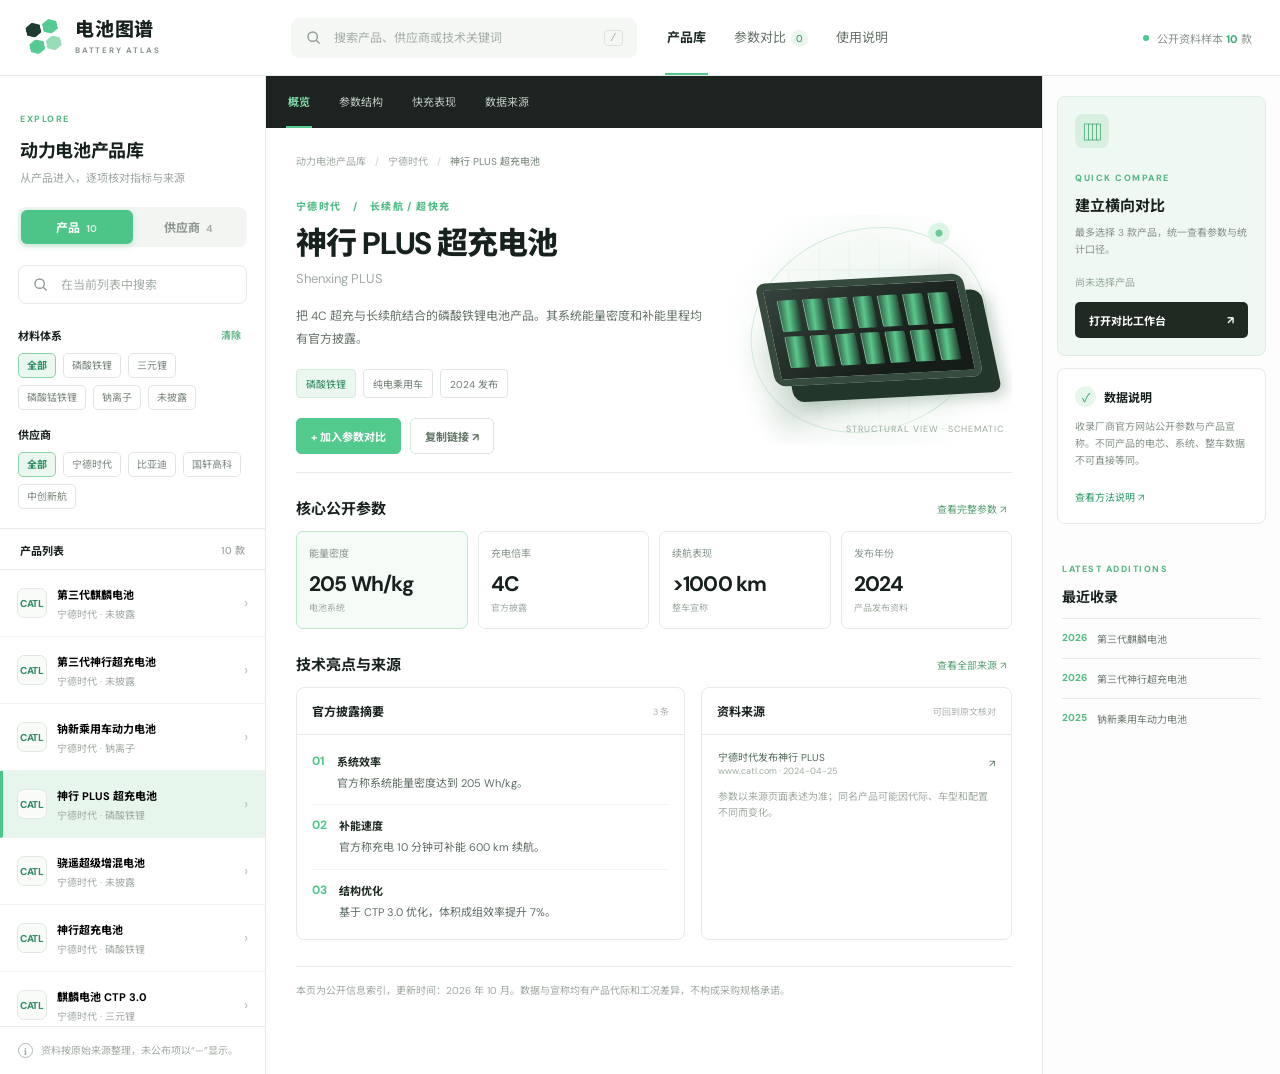
<file: battery-atlas/index.html>
<!doctype html>
<html lang="zh-CN">
<head>
  <meta charset="utf-8">
  <meta name="viewport" content="width=device-width, initial-scale=1">
  <meta name="theme-color" content="#f7f9f7">
  <meta name="description" content="电池图谱：汽车动力电池公开参数库。按供应商、化学体系和应用场景检索，查看参数口径、原始来源并横向对比。">
  <title>电池图谱｜汽车动力电池参数库</title>
  <link rel="stylesheet" href="./styles.css">
</head>
<body>
  <div class="app-shell">
    <header class="topbar">
      <a class="brand" href="#/library" aria-label="电池图谱首页">
        <span class="brand-mark" aria-hidden="true"><i></i><i></i><i></i><i></i></span>
        <span class="brand-copy"><strong>电池图谱</strong><small>BATTERY ATLAS</small></span>
      </a>
      <div class="global-search"><svg viewBox="0 0 24 24" aria-hidden="true"><circle cx="10.8" cy="10.8" r="6.6"></circle><path d="m16 16 4.5 4.5"></path></svg><input id="globalSearch" type="search" placeholder="搜索产品、供应商或技术关键词" aria-label="全站搜索"><kbd>/</kbd></div>
      <nav class="topnav" aria-label="主导航"><button class="nav-link is-current" data-view="library">产品库</button><button class="nav-link" data-view="compare">参数对比 <span id="navCompareCount">0</span></button><button class="nav-link" data-view="guide">使用说明</button></nav>
      <div class="header-meta"><span class="live-dot"></span> 公开资料样本 <b>10</b> 款</div>
      <button id="mobileFilterBtn" class="mobile-filter" aria-label="打开筛选">筛选</button>
    </header>

    <div class="workspace">
      <aside class="sidebar" id="sidebar" aria-label="产品筛选与列表">
        <div class="side-head"><span class="eyebrow">EXPLORE</span><h2>动力电池产品库</h2><p>从产品进入，逐项核对指标与来源</p></div>
        <div class="segmented" role="group" aria-label="列表视图"><button class="is-active" id="productMode">产品 <span id="allCount">10</span></button><button id="supplierMode">供应商 <span>4</span></button></div>
        <div class="side-search"><svg viewBox="0 0 24 24" aria-hidden="true"><circle cx="10.8" cy="10.8" r="6.6"></circle><path d="m16 16 4.5 4.5"></path></svg><input id="sideSearch" type="search" placeholder="在当前列表中搜索" aria-label="筛选当前列表"></div>
        <div class="filter-block"><div class="filter-title">材料体系 <button id="clearFilters" type="button">清除</button></div><div class="filter-pills" id="chemFilters"></div></div>
        <div class="filter-block supplier-filter"><div class="filter-title">供应商</div><div class="filter-pills" id="supplierFilters"></div></div>
        <div class="list-title"><span>产品列表</span><small id="resultCount">10 款</small></div>
        <div id="productList" class="product-list"></div>
        <div id="supplierList" class="supplier-list" hidden></div>
        <div class="side-foot"><span class="foot-icon">i</span><span>资料按原始来源整理，未公布项以“—”显示。</span></div>
      </aside>

      <main id="mainContent" class="main-content" tabindex="-1"></main>

      <aside class="right-rail" aria-label="快速工具与数据说明">
        <div class="rail-card compare-card"><div class="rail-icon">▥</div><span class="eyebrow">QUICK COMPARE</span><h3>建立横向对比</h3><p>最多选择 3 款产品，统一查看参数与统计口径。</p><div id="compareMiniList" class="compare-mini-list"></div><button id="railCompareBtn" class="dark-button" type="button">打开对比工作台 <span>↗</span></button></div>
        <div class="rail-card rail-note"><div class="note-top"><span class="verified-icon">✓</span><strong>数据说明</strong></div><p>收录厂商官方网站公开参数与产品宣称。不同产品的电芯、系统、整车数据不可直接等同。</p><a href="#/guide">查看方法说明 <span>↗</span></a></div>
        <div class="rail-update"><span class="eyebrow">LATEST ADDITIONS</span><h3>最近收录</h3><div class="update-line"><b>2026</b><span>第三代麒麟电池</span></div><div class="update-line"><b>2026</b><span>第三代神行超充电池</span></div><div class="update-line"><b>2025</b><span>钠新乘用车动力电池</span></div></div>
      </aside>
    </div>
  </div>
  <div id="toast" class="toast" role="status" aria-live="polite"></div>
  <script src="./app.js"></script>
</body>
</html>
</file>
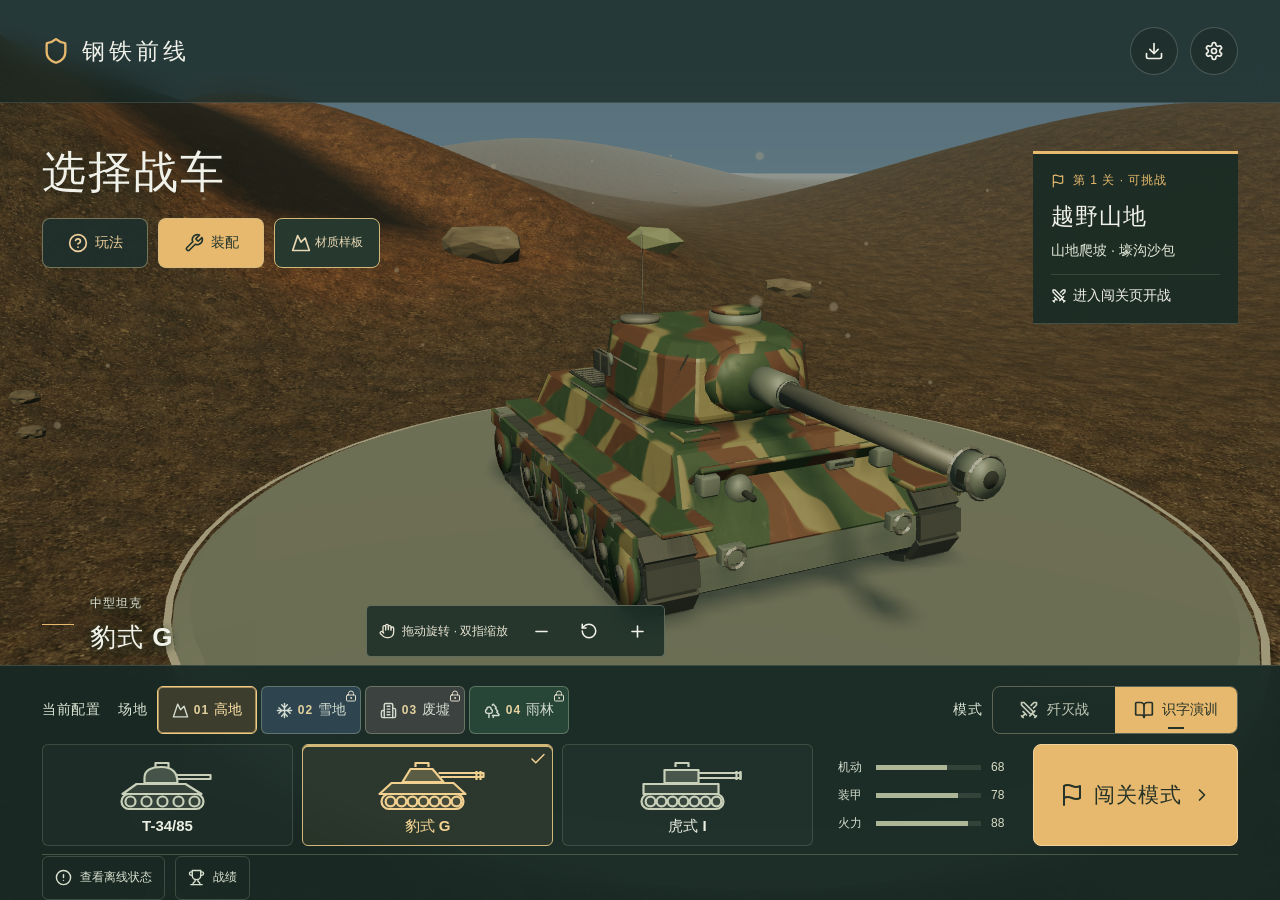
<file: steel-frontline-ipad/index.html>
<!doctype html>
<html lang="zh-CN">
  <head>
    <meta charset="UTF-8" />
    <meta
      name="viewport"
      content="width=device-width,initial-scale=1,viewport-fit=cover"
    />
    <meta name="theme-color" content="#1d3028" />
    <meta name="apple-mobile-web-app-capable" content="yes" />
    <meta
      name="apple-mobile-web-app-status-bar-style"
      content="black-translucent"
    />
    <meta
      name="description"
      content="钢铁前线：可离线游玩的3D坦克战术演训。驾驶、瞄准，与电脑车组并肩作战。"
    />
    <link rel="manifest" href="/steel-frontline-ipad/manifest.webmanifest" />
    <link rel="icon" type="image/png" href="/steel-frontline-ipad/icons/icon-192.png" />
    <link rel="apple-touch-icon" href="/steel-frontline-ipad/icons/apple-touch-icon.png" />
    <title>钢铁前线 · 离线坦克演训</title>
    <script type="module" crossorigin src="/steel-frontline-ipad/assets/index-Buf7MEId.js"></script>
    <link rel="stylesheet" crossorigin href="/steel-frontline-ipad/assets/index-BBSMfpHv.css">
  </head>
  <body>
    <div id="root">
      <div
        id="boot-status"
        style="
          padding: 40px;
          color: #e6b96e;
          font:
            16px -apple-system,
            sans-serif;
        "
      >
        钢铁前线 · 正在载入战场…
      </div>
    </div>
    <script>
      (function () {
        var root = document.getElementById("root");
        var nativeApp = "false" === "true";
        function failed() {
          if (!document.getElementById("boot-status")) return;
          root.innerHTML = nativeApp
            ? '<section id="boot-status" style="max-width:480px;margin:12vh auto;padding:32px;color:#e5e9dd;font:15px/1.8 -apple-system,sans-serif"><h1 style="font-size:24px">游戏资源未完整载入</h1><p>请从这台 Mac 重新安装钢铁前线应用。</p><button id="repair-game" style="padding:14px 24px;background:#e6b96e;border:0;font:inherit">重新打开</button></section>'
            :
            '<section id="boot-status" style="max-width:480px;margin:12vh auto;padding:32px;color:#e5e9dd;font:15px/1.8 -apple-system,sans-serif"><h1 style="font-size:24px">游戏资源未完整载入</h1><p>请先联网，再点击修复。你的本地战绩会保留。</p><button id="repair-game" style="padding:14px 24px;background:#e6b96e;border:0;font:inherit">联网修复并重新打开</button><p id="repair-status" style="font-size:12px"></p></section>';
          document.getElementById("repair-game").onclick = async function () {
            if (nativeApp) { location.reload(); return; }
            var msg = document.getElementById("repair-status");
            this.disabled = true;
            try {
              if ("serviceWorker" in navigator) {
                var reg = await navigator.serviceWorker.getRegistration();
                if (reg) {
                  await reg.update();
                  if (reg.installing) {
                    await new Promise(function (resolve, reject) {
                      var w = reg.installing;
                      var timeout = setTimeout(function () {
                        reject(new Error("下载超时，请检查网络后重试。"));
                      }, 45000);
                      w.addEventListener("statechange", function () {
                        if (w.state === "installed") {
                          clearTimeout(timeout);
                          resolve();
                        } else if (w.state === "redundant") {
                          clearTimeout(timeout);
                          reject(new Error("资源下载失败，请检查网络后重试。"));
                        }
                      });
                    });
                  }
                  if (reg.waiting) {
                    navigator.serviceWorker.addEventListener(
                      "controllerchange",
                      function () {
                        location.reload();
                      },
                      { once: true },
                    );
                    reg.waiting.postMessage({ type: "SKIP_WAITING" });
                    return;
                  }
                }
              }
              location.reload();
            } catch (e) {
              msg.textContent = e.message || "暂时无法修复，请联网后重试。";
              this.disabled = false;
            }
          };
        }
        addEventListener(
          "error",
          function (e) {
            if (e.target && e.target.tagName === "SCRIPT") failed();
          },
          true,
        );
        setTimeout(failed, 12000);
      })();
    </script>
  </body>
</html>
</file>
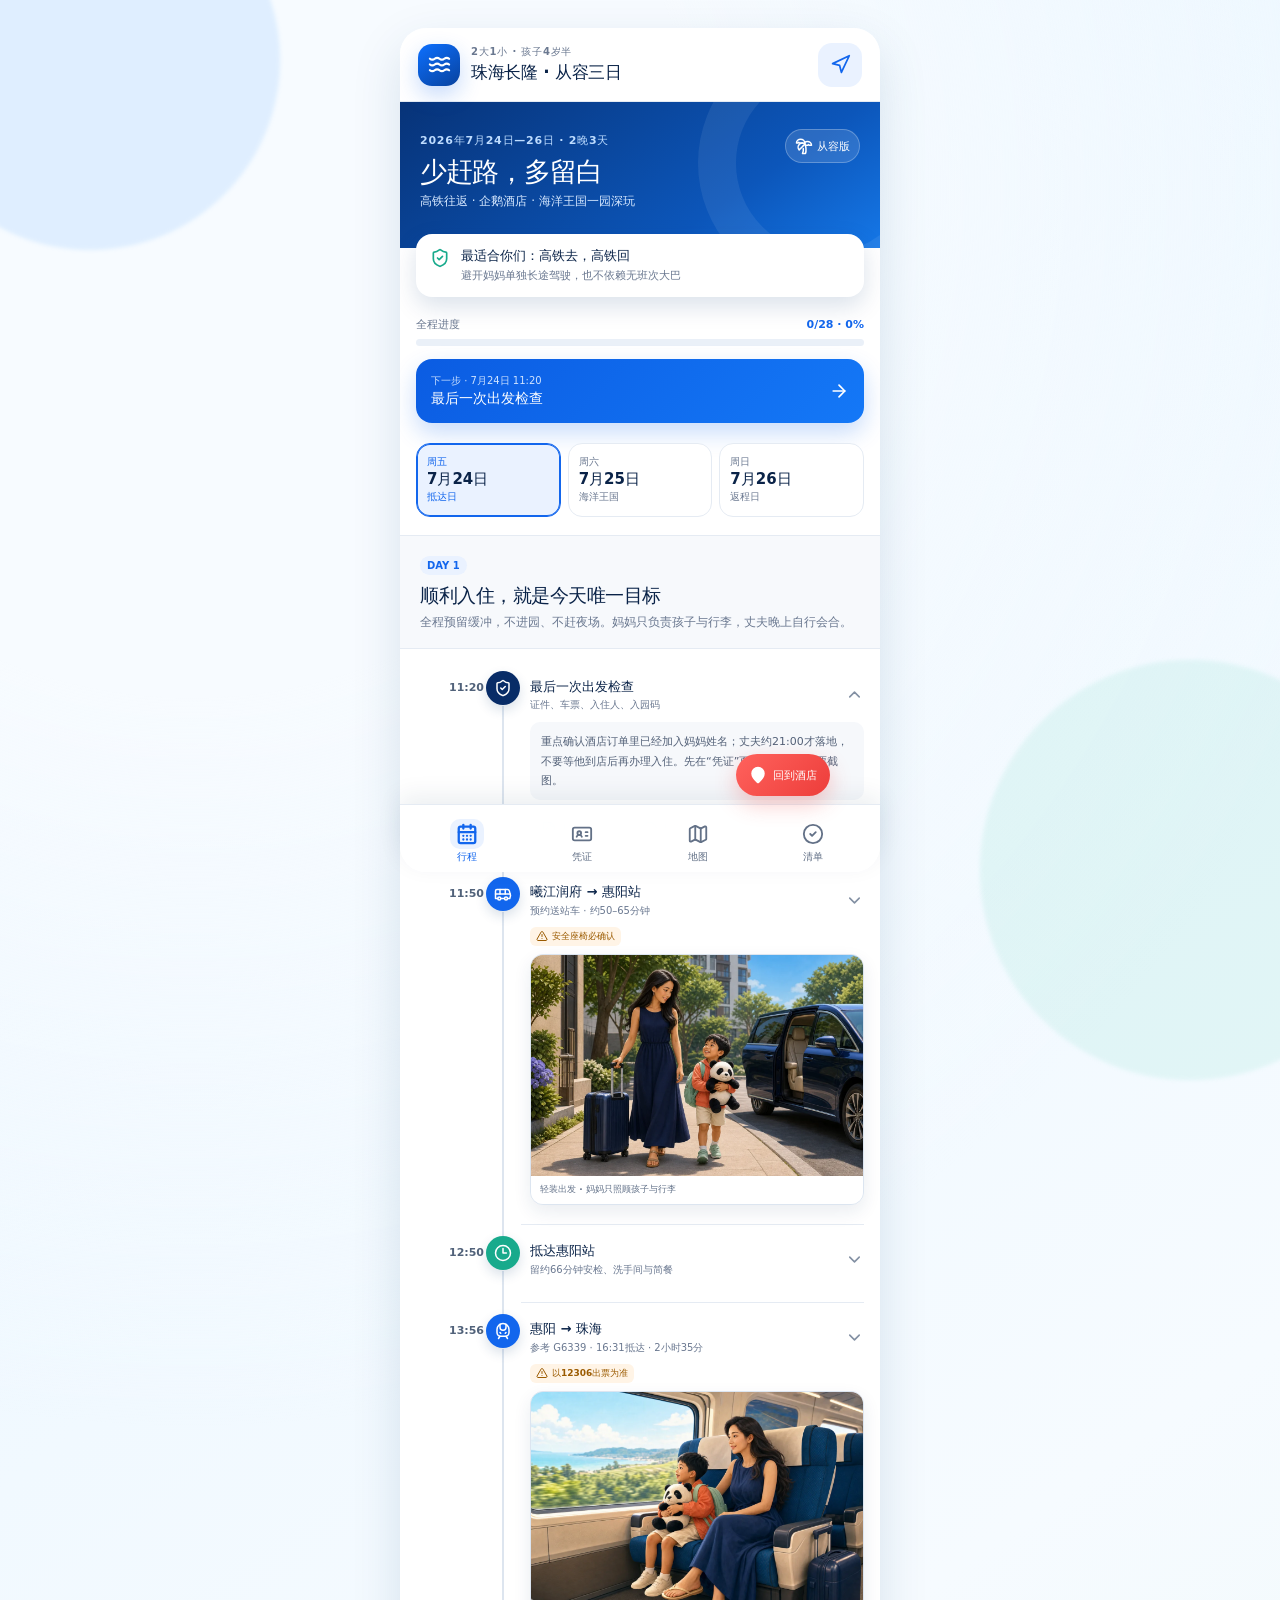
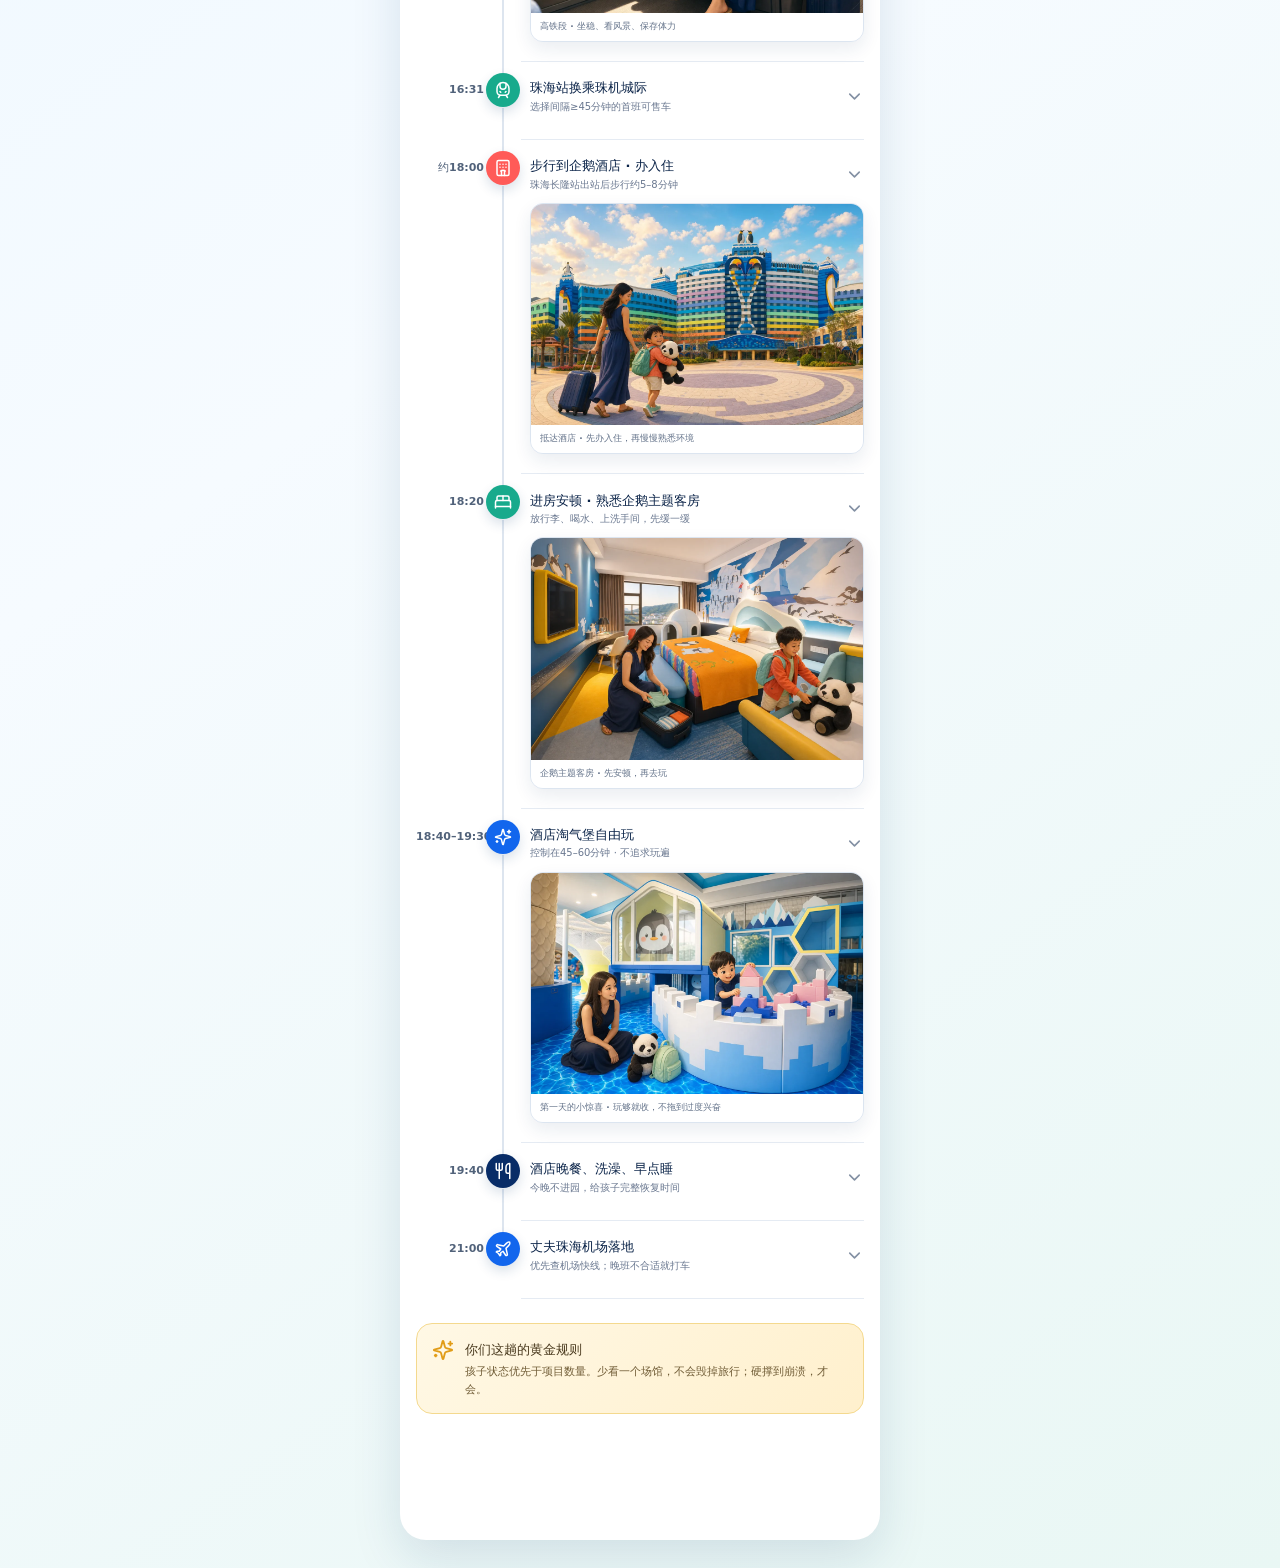
<file: zhuhai-chimelong-trip/index.html>
<!doctype html>
<html lang="zh-CN">
  <head>
    <meta charset="UTF-8" />
    <meta name="viewport" content="width=device-width, initial-scale=1, viewport-fit=cover" />
    <meta name="theme-color" content="#0a3b85" />
    <meta name="description" content="惠州到珠海长隆企鹅酒店，2大1小2晚3天从容亲子游安排。" />
    <meta property="og:title" content="珠海长隆从容亲子游 · 2晚3天" />
    <meta property="og:description" content="高铁去回、企鹅酒店、海洋王国和返程的完整丝滑安排。" />
    <meta property="og:image" content="https://liusilu64-hue.github.io/zhuhai-chimelong-trip/og.jpg" />
    <link rel="icon" href="./favicon.svg" />
    <title>珠海长隆从容亲子游 · 2晚3天</title>
    <script type="module" crossorigin src="./assets/index-BVKnu0Hl.js"></script>
    <link rel="stylesheet" crossorigin href="./assets/index-BGJag12R.css">
  </head>
  <body>
    <div id="root"></div>
  </body>
</html>
</file>
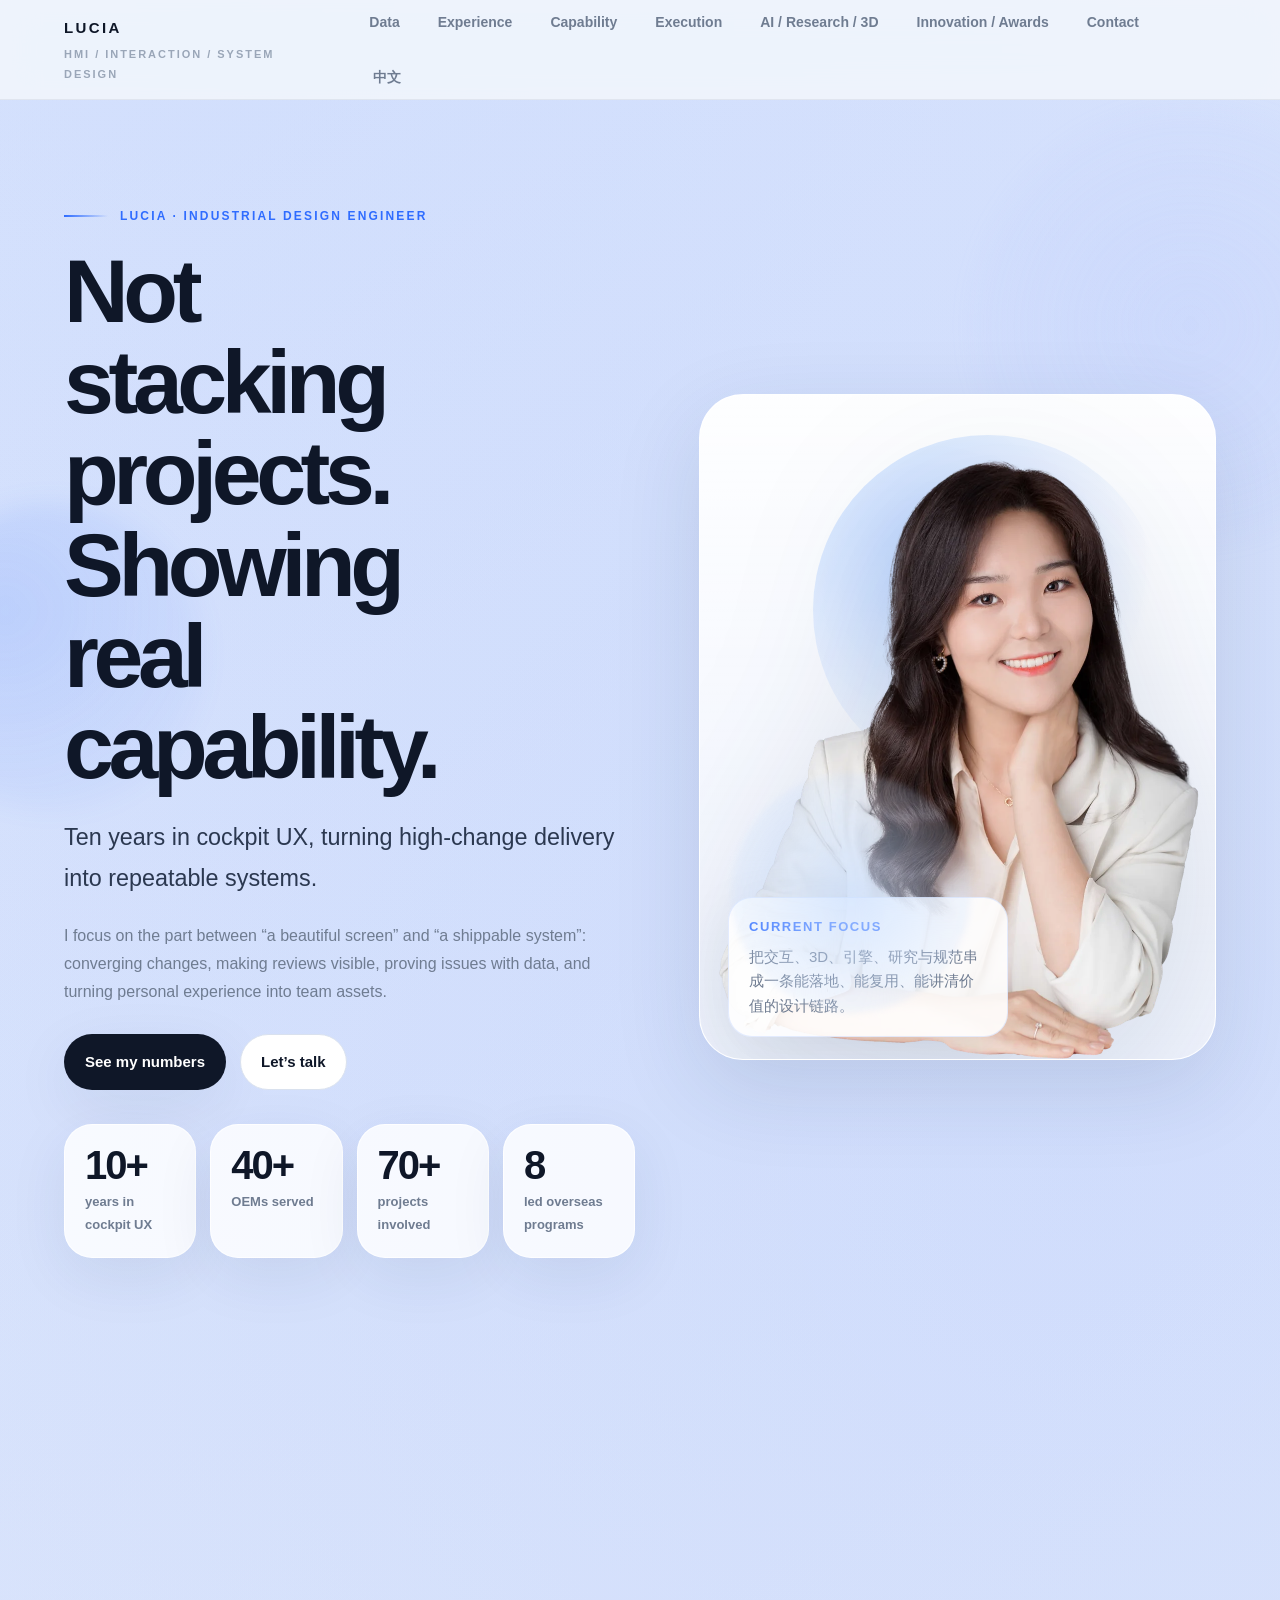
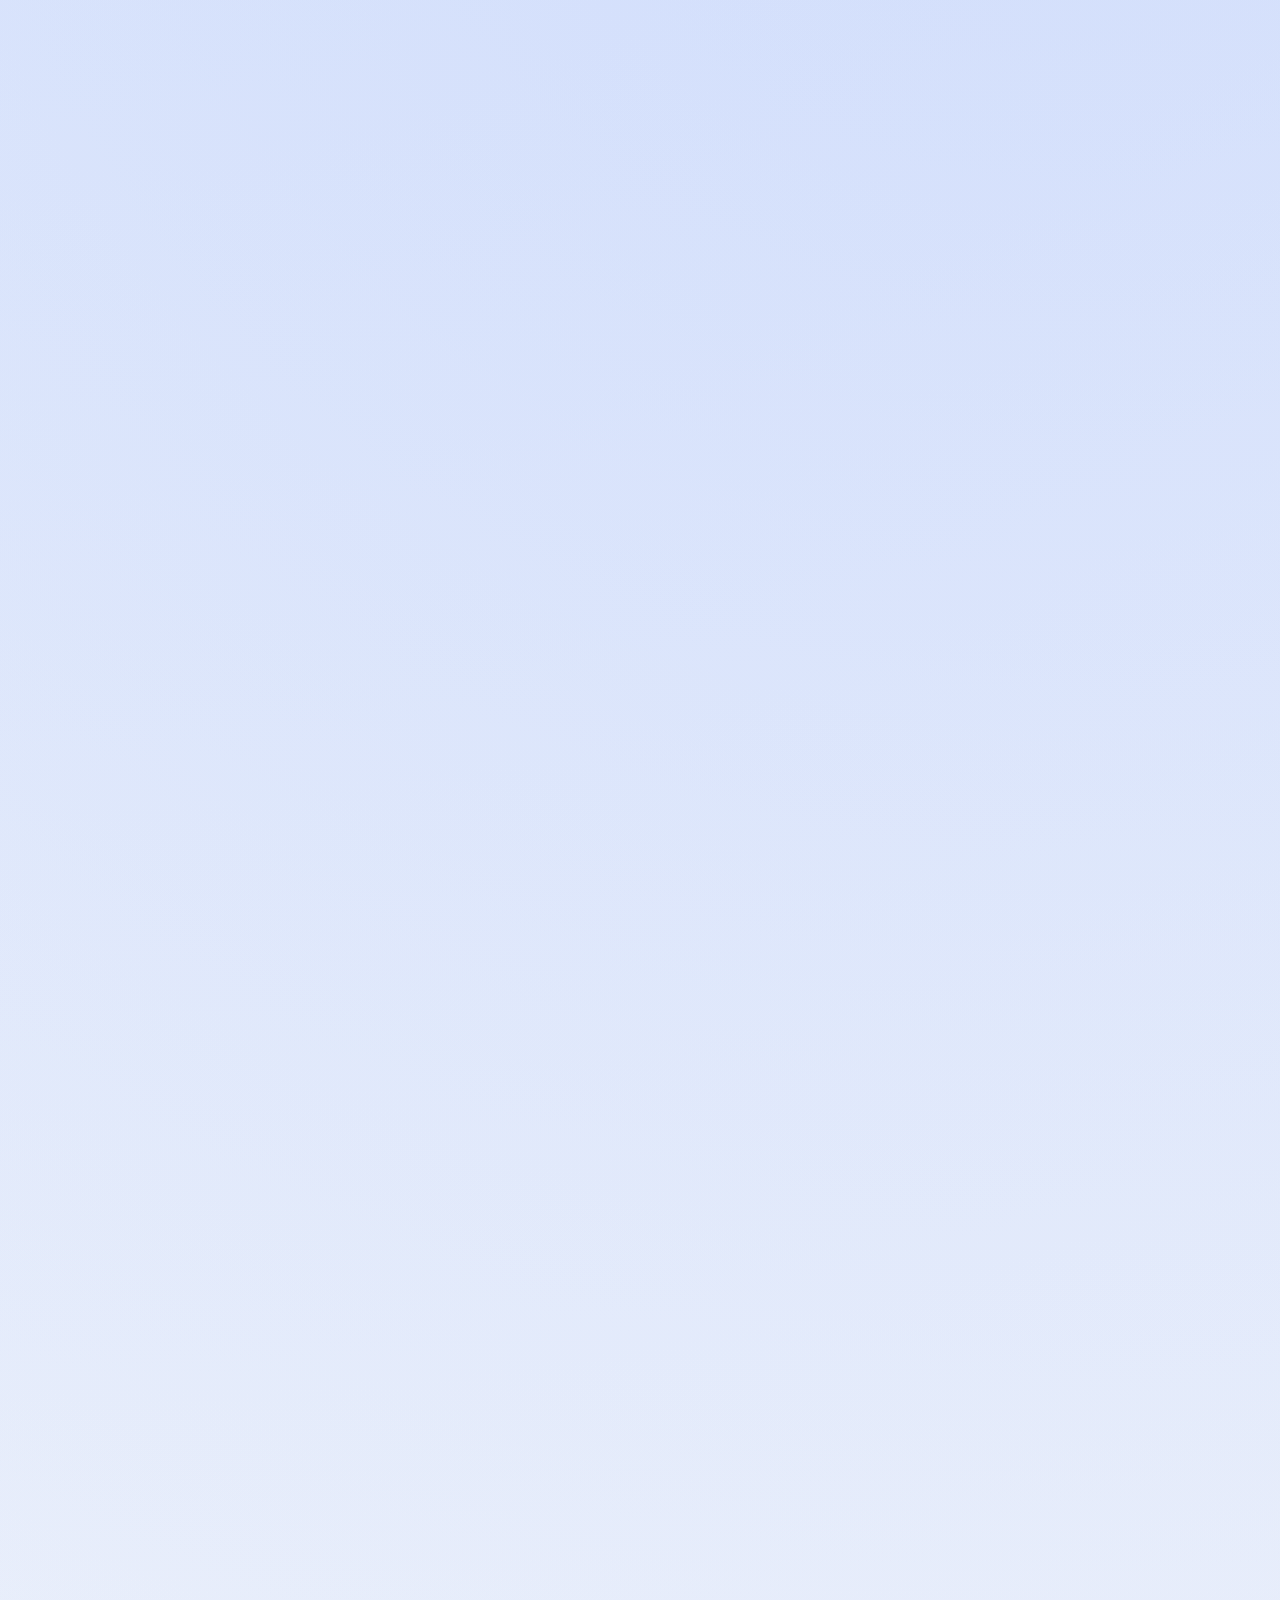
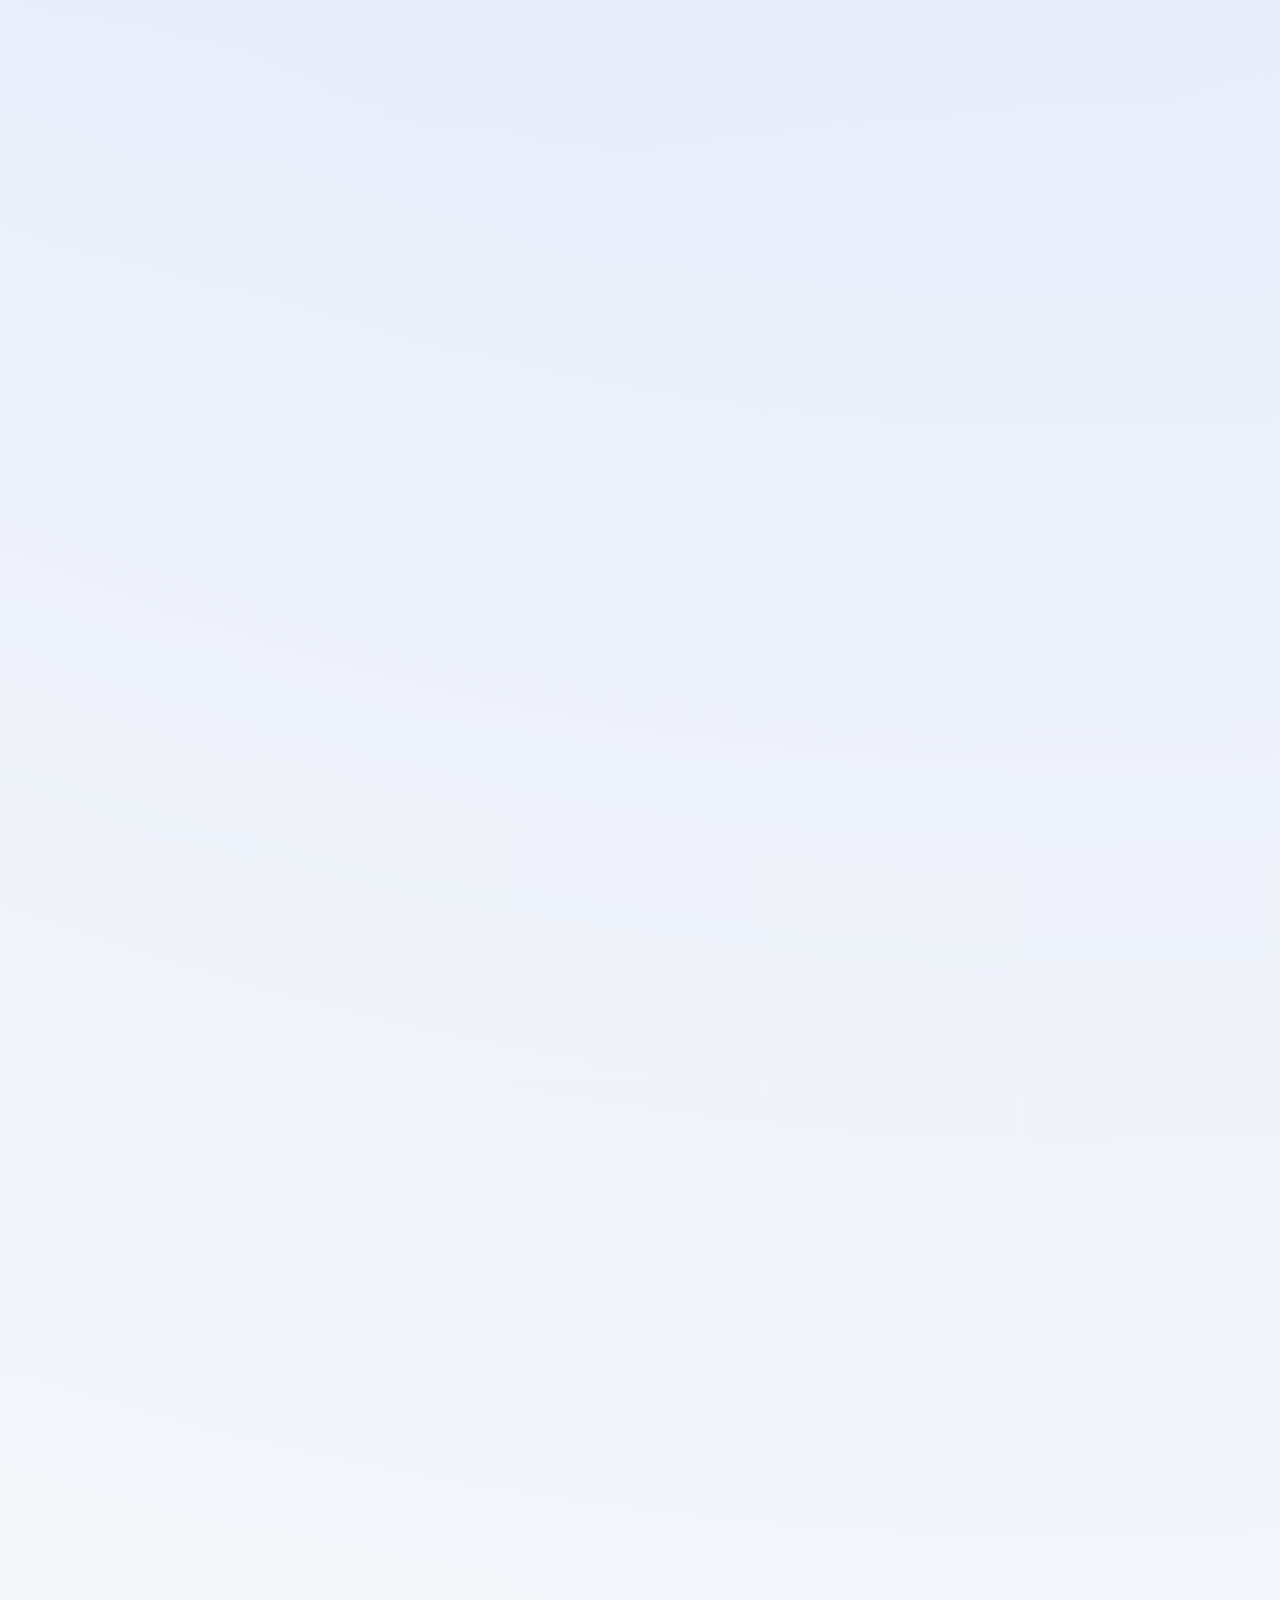
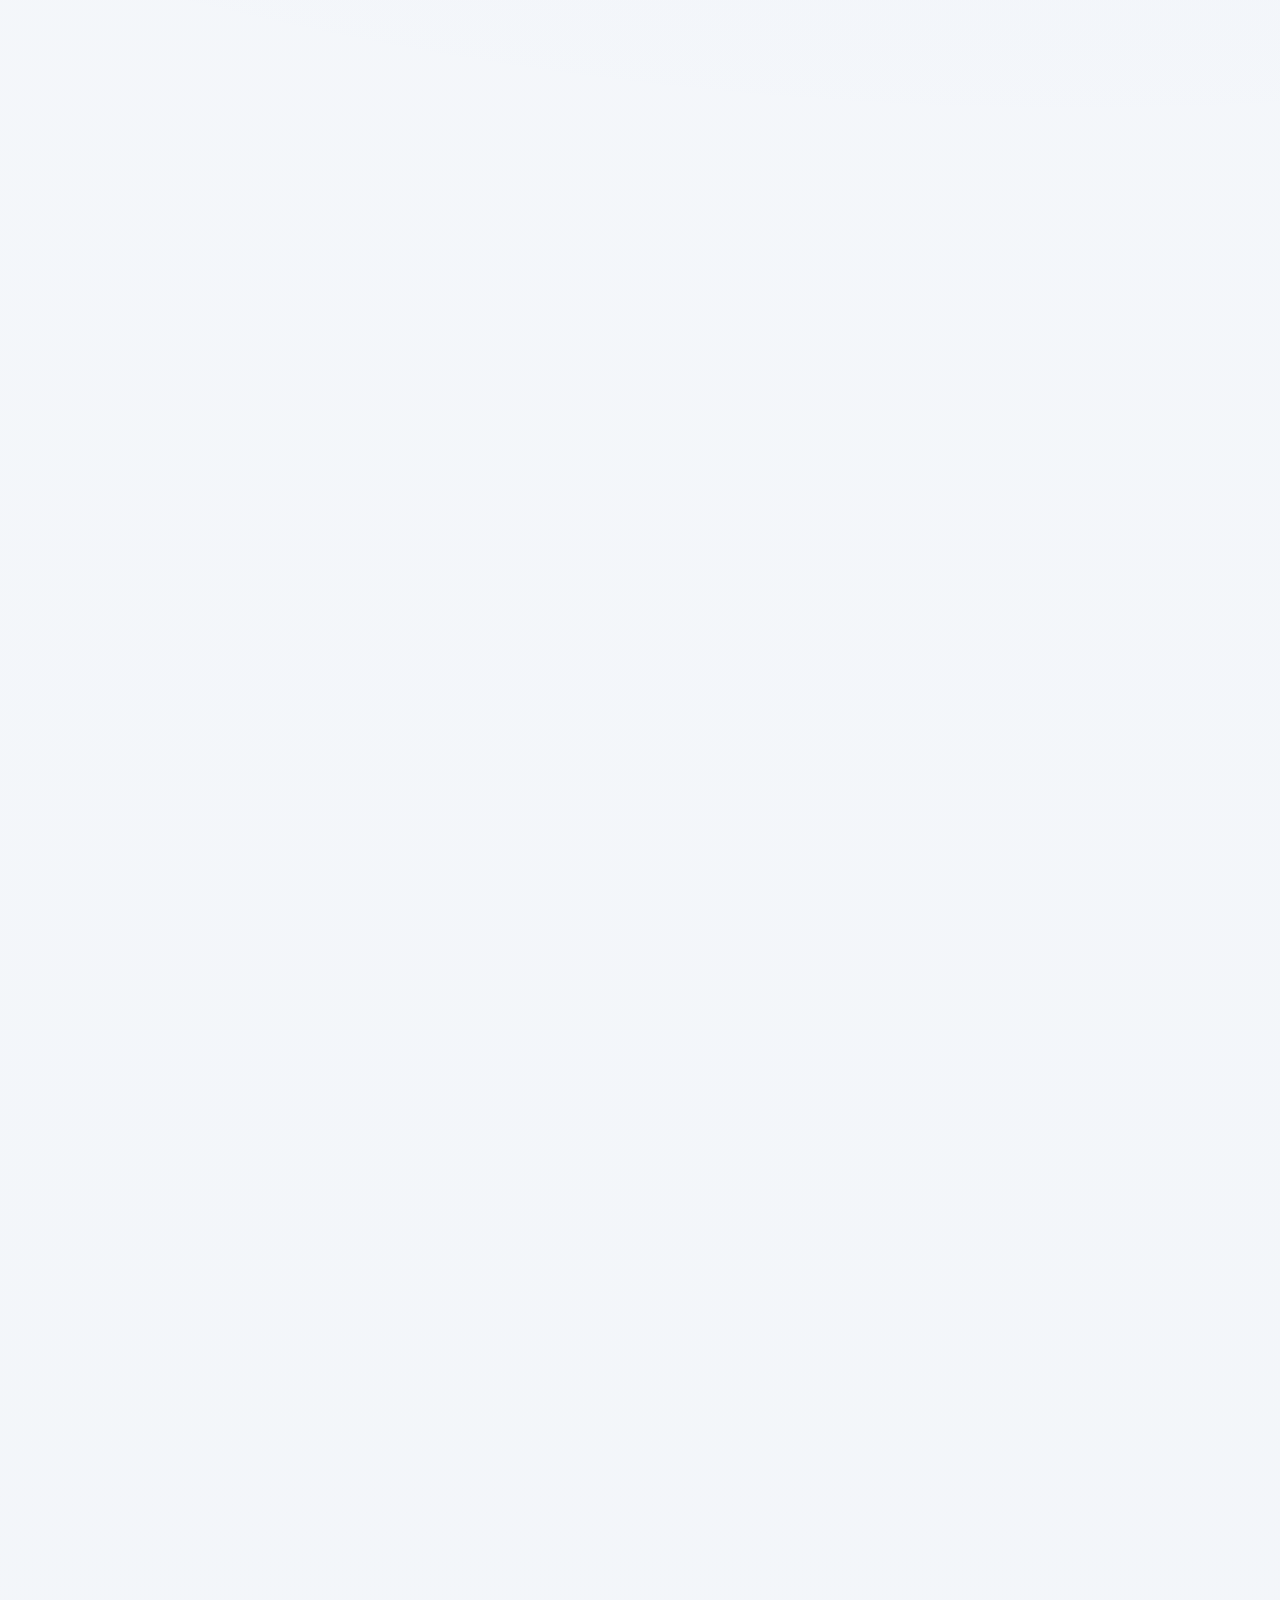
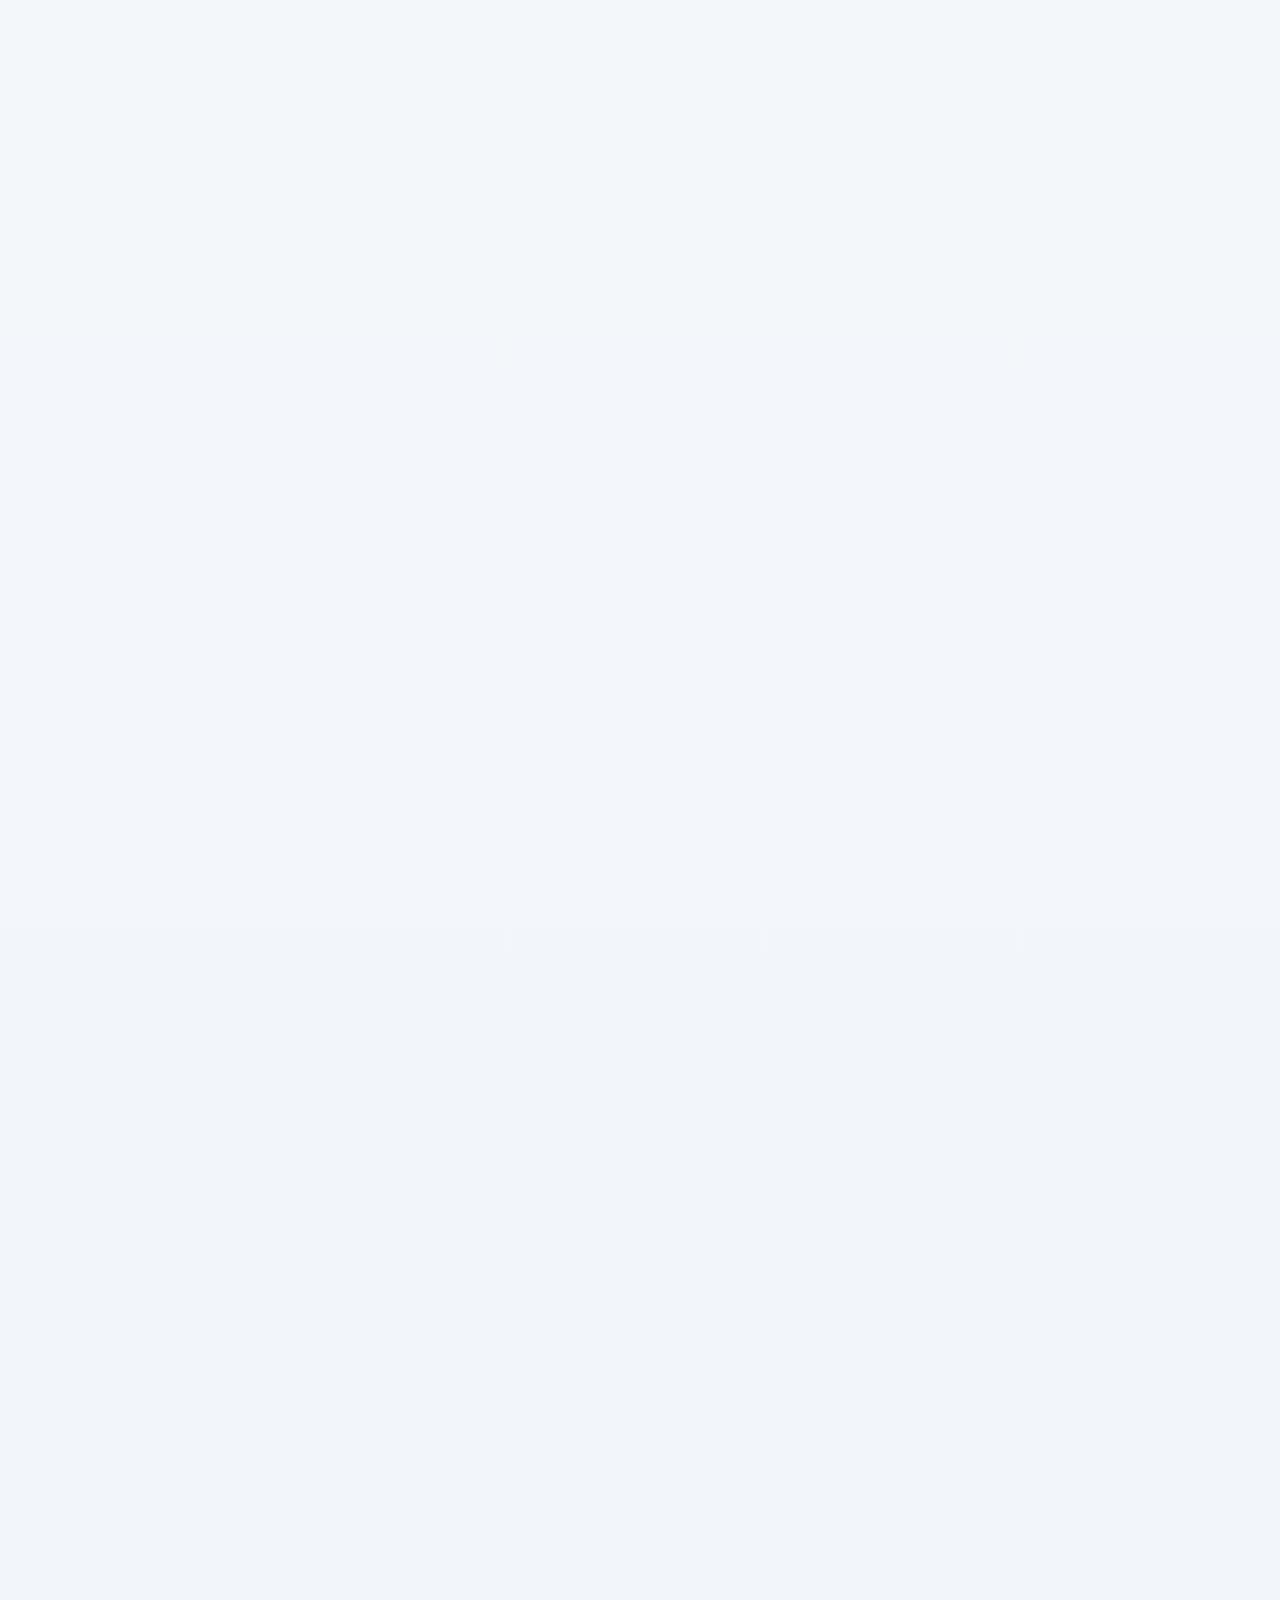
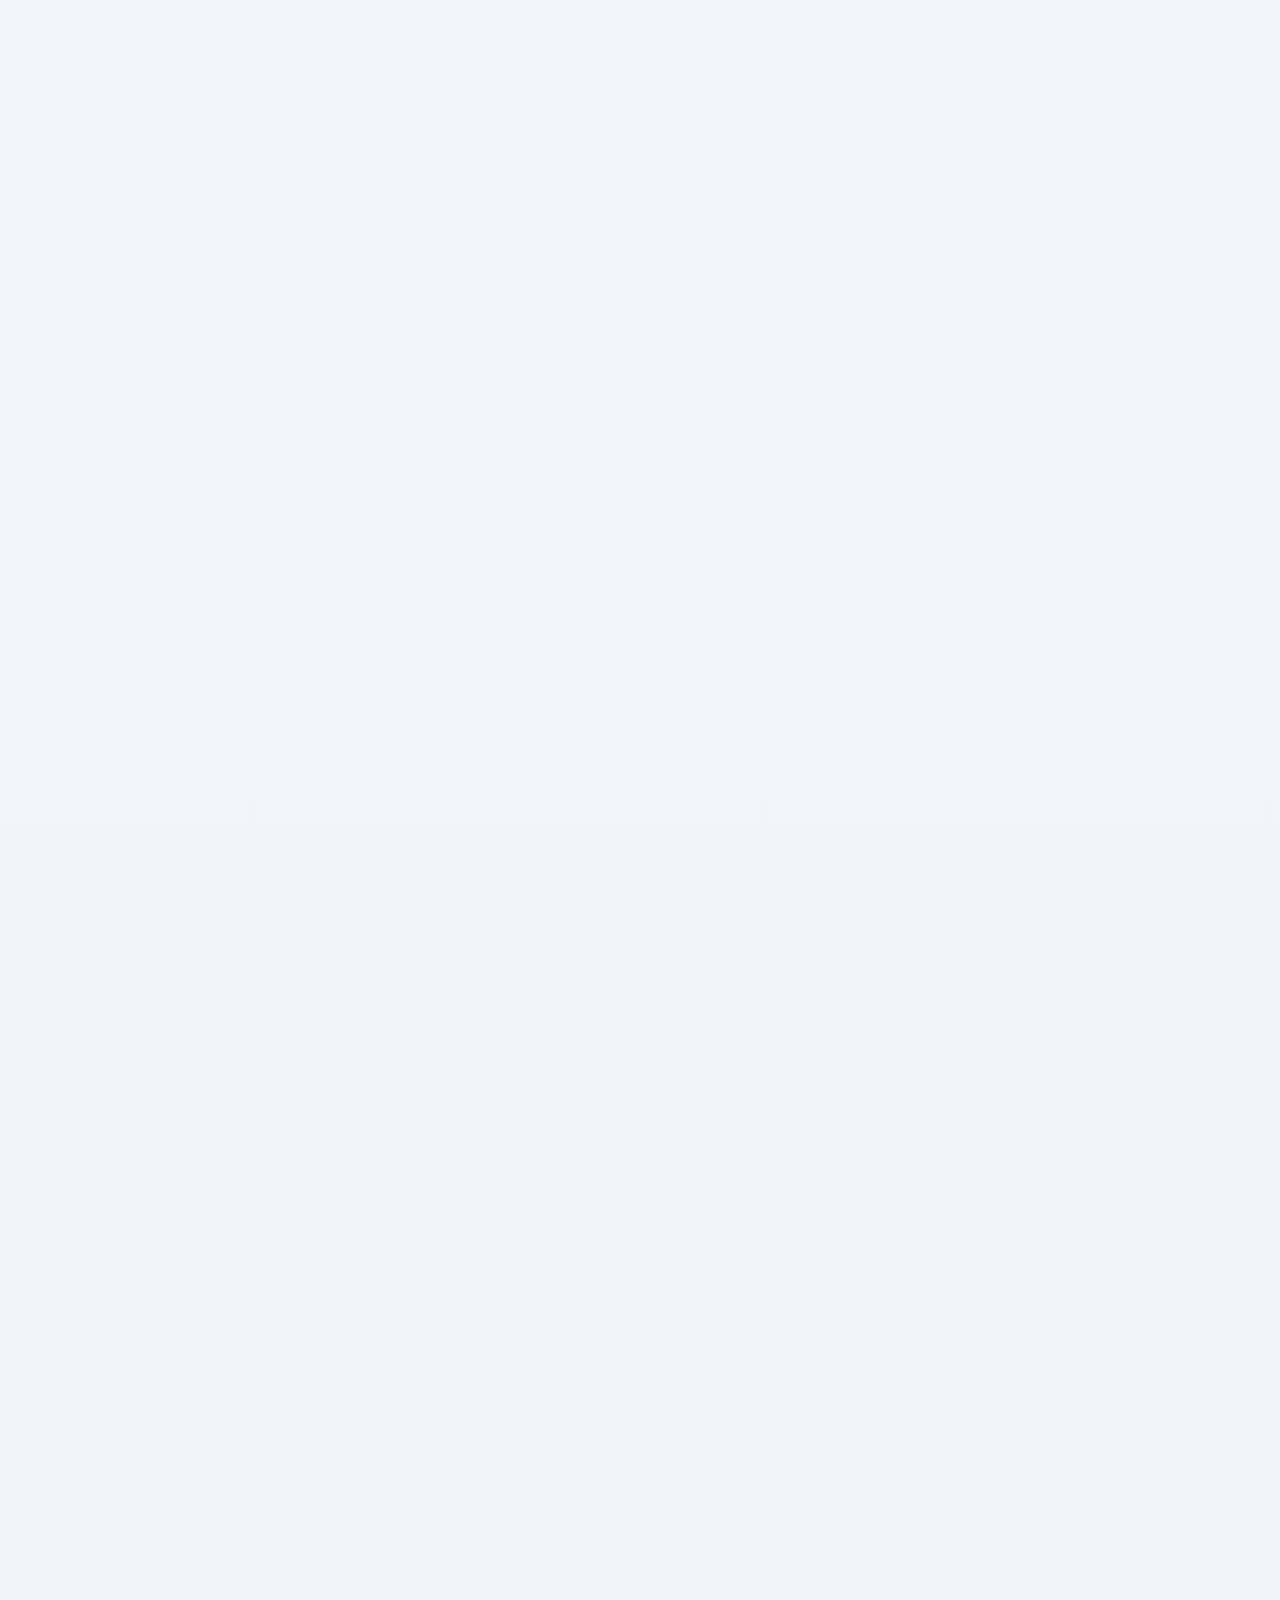
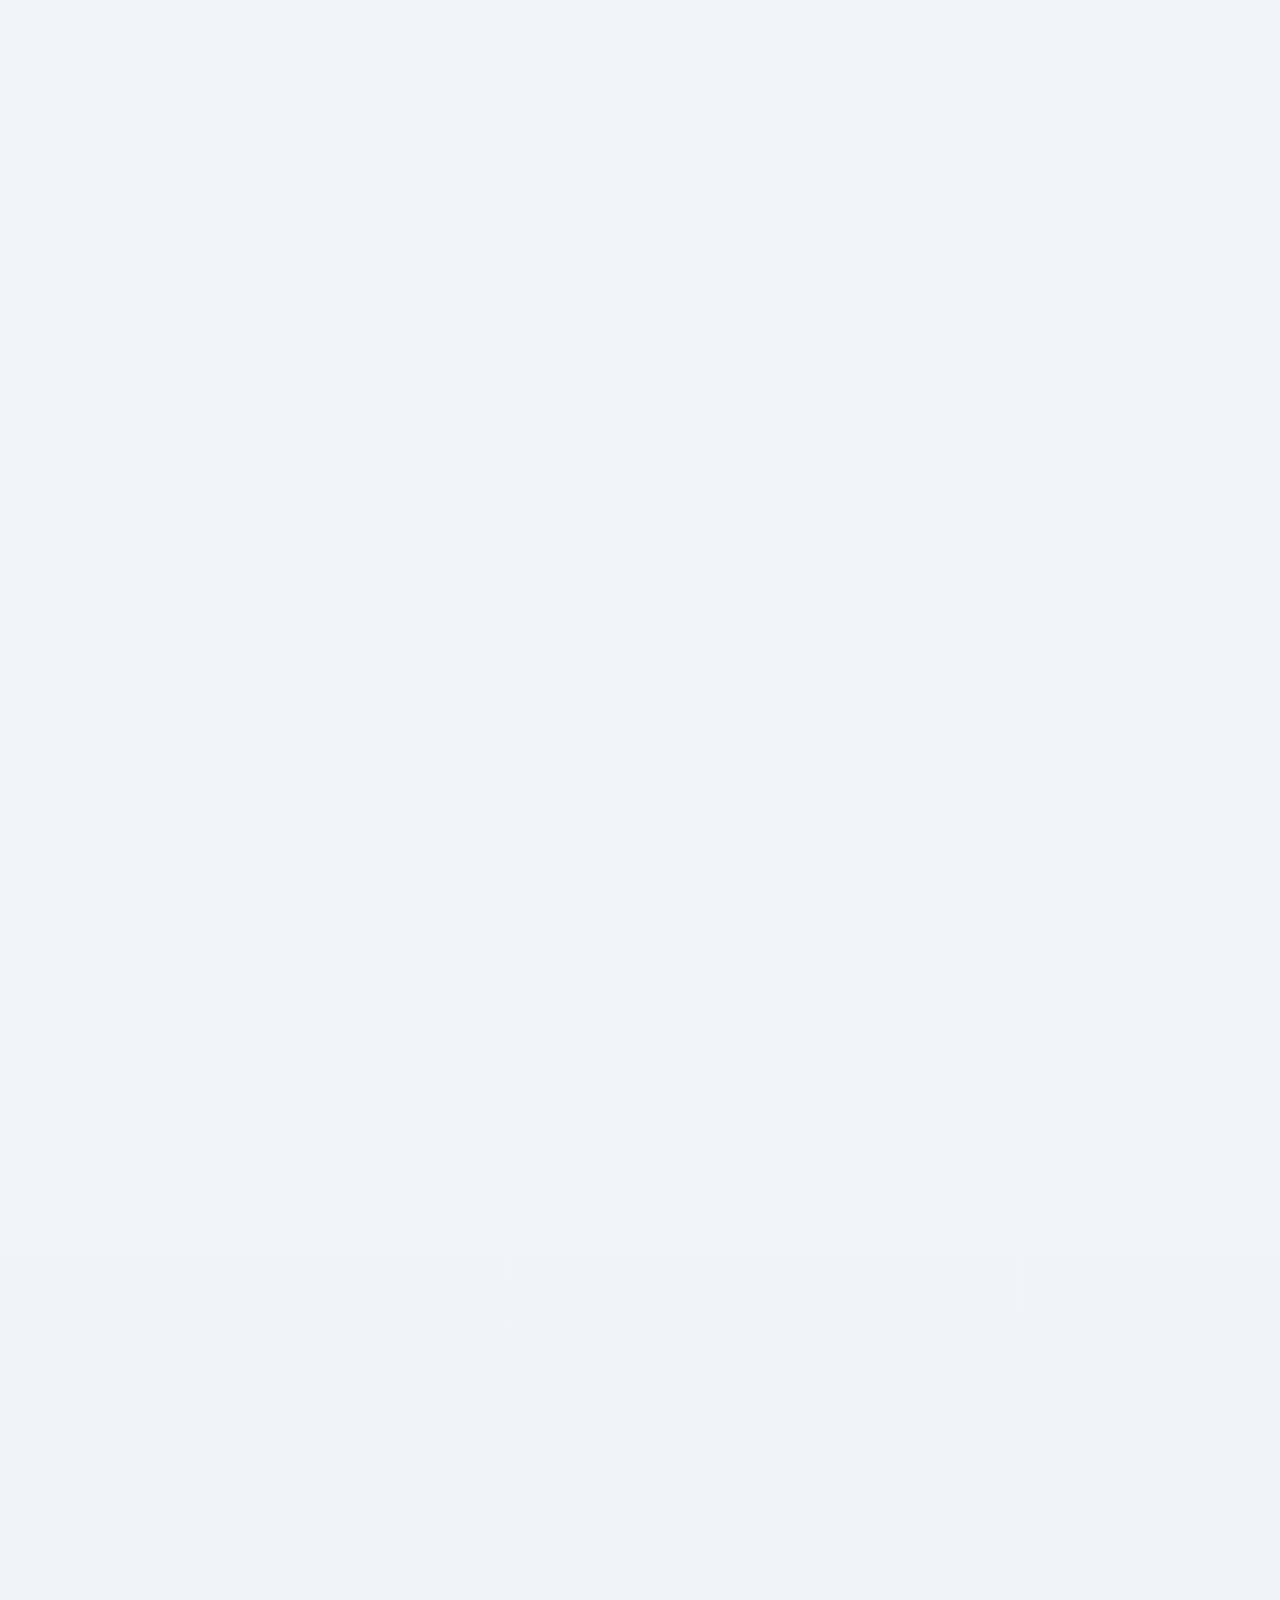
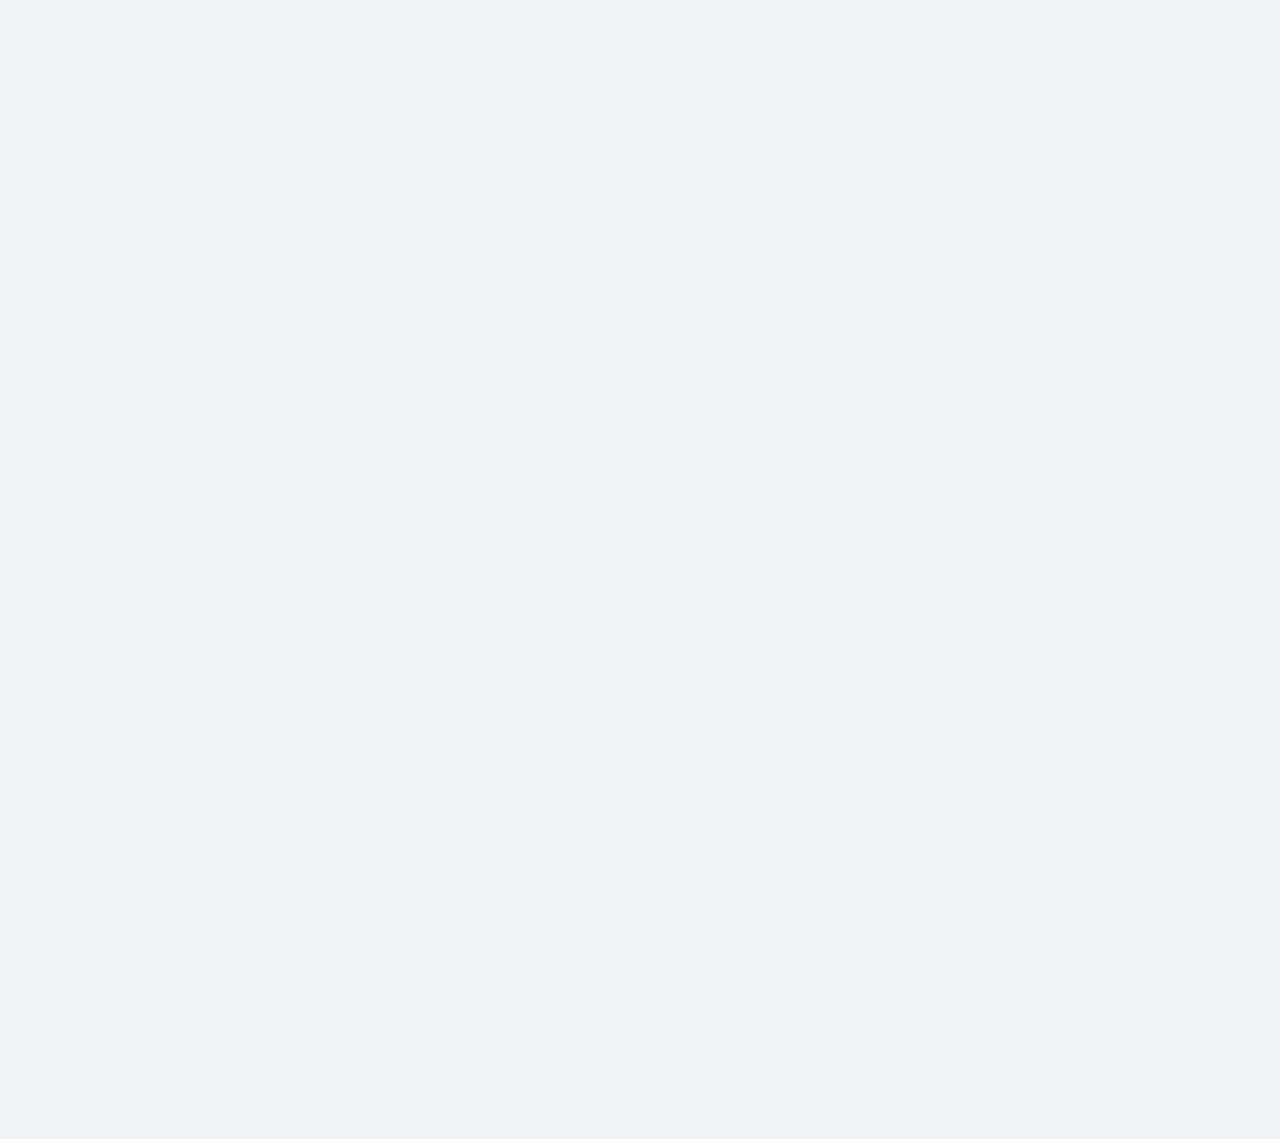
<file: index-en.html>
<!DOCTYPE html>
<html lang="en"><head><meta charset="utf-8"/><meta content="width=device-width, initial-scale=1" name="viewport"/><title>Lucia · HMI Portfolio</title><meta content="A focused portfolio on matrix judgement, platform extension, usability testing, AI workflow and 3D cockpit practice." name="description"/><meta content="#eef2f7" name="theme-color"/><style>
:root{
  --bg:#eef2f7;
  --bg2:#f7f9fc;
  --paper:rgba(255,255,255,.82);
  --paper-strong:#fff;
  --line:#d9e1ee;
  --line-strong:#c7d1e2;
  --text:#0f1728;
  --text2:#2b3850;
  --muted:#6f7c91;
  --muted2:#9aa6b8;
  --blue:#2f6cff;
  --blue2:#8cb6ff;
  --blueSoft:rgba(47,108,255,.12);
  --shadow:0 18px 60px rgba(28,47,84,.08);
  --shadow2:0 28px 90px rgba(28,47,84,.12);
  --page-pad:clamp(18px, 5vw, 72px);
  --max:1600px;
  --radius:34px;
  --radius-lg:48px;
  --section-gap:clamp(96px, 11vw, 180px);
}
*{box-sizing:border-box}
html{scroll-behavior:smooth}
body{
  margin:0;
  font:18px/1.75 -apple-system,BlinkMacSystemFont,"Segoe UI","PingFang SC","Hiragino Sans GB","Noto Sans SC","Microsoft YaHei",sans-serif;
  color:var(--text);
  background:
    radial-gradient(circle at 15% 0%, rgba(154,186,255,.25), transparent 24%),
    radial-gradient(circle at 84% 8%, rgba(86,129,255,.18), transparent 28%),
    linear-gradient(180deg,var(--bg2) 0%, var(--bg) 100%);
  -webkit-font-smoothing:antialiased;
  text-rendering:optimizeLegibility;
}
body::before,body::after{
  content:"";position:fixed;inset:auto auto 10% -8%;width:24vw;aspect-ratio:1;border-radius:50%;
  background:radial-gradient(circle at 35% 35%, rgba(47,108,255,.14), rgba(47,108,255,0));pointer-events:none;z-index:-1;filter:blur(12px)
}
body::after{inset:12% -10% auto auto;width:34vw;background:radial-gradient(circle at 50% 50%, rgba(171,188,255,.18), rgba(171,188,255,0));}
a{text-decoration:none;color:inherit}
img,video{display:block;max-width:100%;height:auto}
video{width:100%;height:auto;border:0;outline:0}
.wrap{width:min(var(--max), calc(100vw - var(--page-pad) * 2));margin-inline:auto}
.site-header{position:sticky;top:0;z-index:120;background:rgba(247,249,252,.76);backdrop-filter:blur(18px) saturate(150%);border-bottom:1px solid rgba(15,23,40,.06)}
.site-header .wrap{display:flex;align-items:center;gap:24px;min-height:78px}
.brand{font-size:15px;font-weight:800;letter-spacing:.16em;text-transform:uppercase}
.brand small{display:block;font-size:11px;letter-spacing:.18em;color:var(--muted2);margin-top:4px}
.nav{margin-left:auto;display:flex;gap:10px;flex-wrap:wrap}
.nav a{padding:10px 14px;border-radius:999px;font-size:14px;font-weight:700;color:var(--muted);transition:.25s ease}
.nav a:hover,.nav a.is-active{background:var(--blueSoft);color:var(--text)}
.hero{padding:clamp(54px,8vw,96px) 0 clamp(88px,12vw,160px)}
.hero-grid{display:grid;grid-template-columns:minmax(0,1.05fr) minmax(320px,.95fr);gap:clamp(28px,5vw,64px);align-items:center}
.eyebrow{display:inline-flex;align-items:center;gap:12px;font-size:12px;letter-spacing:.18em;text-transform:uppercase;font-weight:800;color:var(--blue)}
.eyebrow::before{content:"";width:44px;height:2px;background:linear-gradient(90deg,var(--blue),transparent);display:block}
.hero h1{margin:18px 0 16px;font-size:clamp(3rem,7vw,6.3rem);line-height:1.02;letter-spacing:-.06em;max-width:9ch}
.hero .subline{font-size:clamp(1.18rem,2vw,1.46rem);color:var(--text2);max-width:32em}
.hero .intro{margin-top:18px;color:var(--muted);max-width:34em;font-size:1rem}
.hero-actions{display:flex;gap:14px;flex-wrap:wrap;margin-top:28px}
.btn{display:inline-flex;align-items:center;justify-content:center;gap:10px;padding:14px 20px;border-radius:999px;font-size:15px;font-weight:800;border:1px solid transparent;transition:.22s ease}
.btn.primary{background:var(--text);color:#fff;box-shadow:var(--shadow)}
.btn.secondary{background:rgba(255,255,255,.72);border-color:var(--line);color:var(--text)}
.btn.ghost{background:rgba(255,255,255,.55);border-color:rgba(47,108,255,.14);color:var(--blue)}
.hero-metrics{display:grid;grid-template-columns:repeat(4,minmax(0,1fr));gap:14px;margin-top:34px}
.hero-metrics .metric{padding:20px;border-radius:28px;background:var(--paper);border:1px solid rgba(255,255,255,.8);box-shadow:var(--shadow)}
.metric strong{display:block;font-size:clamp(1.7rem,4vw,2.5rem);letter-spacing:-.05em;line-height:1;color:var(--text)}
.metric span{display:block;margin-top:6px;font-size:13px;color:var(--muted);font-weight:700}
.hero-media{position:relative;min-height:min(74vh,760px);padding:22px;border-radius:44px;background:linear-gradient(180deg, rgba(255,255,255,.96), rgba(255,255,255,.68));border:1px solid rgba(255,255,255,.92);box-shadow:var(--shadow2);overflow:hidden}
.hero-media::before{content:"";position:absolute;inset:6% 10% auto auto;width:min(68%,560px);aspect-ratio:1;border-radius:50%;background:radial-gradient(circle at 35% 35%, rgba(103,161,255,.44), rgba(103,161,255,.07) 58%, rgba(103,161,255,0) 68%)}
.hero-media::after{content:"";position:absolute;inset:auto auto 7% 6%;width:min(22vw,240px);aspect-ratio:1;border-radius:50%;background:radial-gradient(circle at 50% 50%, rgba(200,222,255,.7), rgba(200,222,255,0));filter:blur(3px)}
.portrait-stage{position:absolute;inset:8px 12px 0 12px;display:flex;align-items:flex-end;justify-content:flex-end;pointer-events:none;padding-left:0}
.portrait-stage img{width:min(104%,820px);max-height:104%;object-fit:contain;object-position:56% 100%;filter:drop-shadow(0 36px 80px rgba(22,40,78,.14));}
.hero-note{position:absolute;left:28px;bottom:22px;padding:18px 20px;max-width:320px;border-radius:24px;background:rgba(255,255,255,.88);border:1px solid rgba(47,108,255,.12);max-width:280px;box-shadow:var(--shadow)}
.hero-note strong{display:block;font-size:13px;letter-spacing:.12em;text-transform:uppercase;color:var(--blue);margin-bottom:6px}
.hero-note p{margin:0;font-size:15px;line-height:1.62;color:var(--muted)}
.section{padding:var(--section-gap) 0}
.section-header{display:grid;grid-template-columns:minmax(0,1fr) auto;gap:18px;align-items:end;margin-bottom:34px}
.section-header h2{margin:0;font-size:clamp(2rem,4.5vw,3.8rem);line-height:1.06;letter-spacing:-.05em}
.section-header p{margin:0;max-width:38em;color:var(--muted)}
.kicker-row{display:inline-flex;align-items:center;gap:12px;font-size:12px;text-transform:uppercase;letter-spacing:.16em;color:var(--blue);font-weight:800;margin-bottom:14px}
.kicker-row::before{content:"";display:block;width:38px;height:2px;background:linear-gradient(90deg,var(--blue),transparent)}
.safe-note{font-size:14px;color:var(--muted);padding:10px 14px;border-radius:999px;background:rgba(255,255,255,.72);border:1px solid var(--line)}
.stats-grid{display:grid;grid-template-columns:repeat(3,minmax(0,1fr));gap:18px}
.stat-card{padding:28px;border-radius:32px;background:linear-gradient(180deg, rgba(255,255,255,.95), rgba(255,255,255,.78));border:1px solid rgba(255,255,255,.86);box-shadow:var(--shadow);min-height:230px;display:flex;flex-direction:column;justify-content:space-between}
.stat-card .label{font-size:12px;letter-spacing:.15em;text-transform:uppercase;font-weight:800;color:var(--muted2)}
.stat-card .value{font-size:clamp(2.4rem,4vw,4rem);font-weight:900;line-height:1;letter-spacing:-.06em;margin-top:10px}
.stat-card .desc{margin-top:12px;color:var(--text2);font-size:15px;line-height:1.7}
.stat-card .sub{margin-top:10px;font-size:13px;color:var(--muted)}
.split{display:grid;grid-template-columns:minmax(340px,.92fr) minmax(0,1.08fr);gap:clamp(30px,5vw,72px);align-items:start}
.split.reverse{grid-template-columns:minmax(0,1.08fr) minmax(340px,.92fr)}
.sticky{position:sticky;top:98px}
.copy h3{margin:0 0 16px;font-size:clamp(2rem,4vw,3.5rem);line-height:1.08;letter-spacing:-.05em}
.copy p.lead{margin:0;color:var(--text2);font-size:1.05rem;max-width:34em}
.copy .mini{margin-top:16px;color:var(--muted);font-size:.98rem;max-width:34em}
.bullets{display:grid;gap:12px;margin:28px 0 0;padding:0;list-style:none}
.bullets li{padding:16px 18px;border-radius:24px;background:rgba(255,255,255,.76);border:1px solid var(--line);display:flex;gap:14px;align-items:flex-start;box-shadow:var(--shadow)}
.bullets li i{flex:0 0 auto;width:28px;height:28px;border-radius:50%;display:grid;place-items:center;background:var(--blueSoft);color:var(--blue);font-style:normal;font-weight:800;font-size:13px;margin-top:2px}
.bullets strong{display:block;font-size:1.02rem;margin-bottom:4px}
.bullets span{display:block;color:var(--muted);font-size:15px;line-height:1.65}
.data-pills{display:flex;flex-wrap:wrap;gap:10px;margin-top:22px}
.data-pills span{padding:10px 14px;border-radius:999px;background:rgba(47,108,255,.08);border:1px solid rgba(47,108,255,.14);font-weight:800;color:var(--text2);font-size:14px}
.media-stack{display:grid;gap:18px}
.media-card{position:relative;padding:18px;border-radius:34px;background:linear-gradient(180deg, rgba(255,255,255,.95), rgba(255,255,255,.8));border:1px solid rgba(255,255,255,.85);box-shadow:var(--shadow);overflow:hidden}
.media-card.dark{background:linear-gradient(180deg, rgba(17,27,44,.96), rgba(18,27,43,.88));border-color:rgba(255,255,255,.08);color:#f8fbff}
.media-card h4{margin:0 0 12px;font-size:15px;letter-spacing:.12em;text-transform:uppercase;color:var(--muted2)}
.media-card.dark h4{color:rgba(255,255,255,.7)}
.media-grid{display:grid;grid-template-columns:repeat(2,minmax(0,1fr));gap:18px}
.media-grid.three{grid-template-columns:repeat(3,minmax(0,1fr))}
.media-grid .tile{padding:12px;border-radius:24px;background:rgba(255,255,255,.6);border:1px solid var(--line)}
.media-grid .tile img,.media-grid .tile video{border-radius:18px;width:100%;aspect-ratio:16/10;object-fit:cover;background:#eef3f9}
.media-grid .tile figcaption{margin-top:10px;font-size:13px;color:var(--muted);line-height:1.5}
.note-card{padding:24px;border-radius:28px;background:rgba(47,108,255,.07);border:1px solid rgba(47,108,255,.14);margin-top:18px}
.note-card strong{display:block;margin-bottom:8px;font-size:15px;color:var(--blue)}
.note-card p{margin:0;color:var(--text2);font-size:15px}
.ribbon{display:flex;flex-wrap:wrap;gap:12px;margin-top:18px}
.ribbon span{padding:11px 14px;border-radius:999px;background:rgba(255,255,255,.84);border:1px solid var(--line);font-size:14px;font-weight:800;color:var(--text2)}
.gif-rail{display:grid;grid-template-columns:repeat(5,minmax(0,1fr));gap:14px;margin-top:18px}
.gif-rail img{width:100%;aspect-ratio:1/1.18;object-fit:cover;border-radius:22px;background:#f5f7fb;border:1px solid var(--line);box-shadow:var(--shadow)}
.video-rail{display:grid;grid-template-columns:repeat(3,minmax(0,1fr));gap:18px}
.video-rail .media-card{padding:14px}
.video-rail video{aspect-ratio:16/10;object-fit:cover;border-radius:22px}

.safe-note{font-weight:800;color:var(--text2)}
.media-card h4{display:flex;align-items:center;justify-content:space-between;gap:12px}
.media-card h4 .tag{font-size:11px;letter-spacing:.08em;text-transform:none;color:var(--muted);font-weight:700}
.media-grid.usability-wide{grid-template-columns:1fr;gap:18px;margin-top:24px}
.media-grid.usability-wide .tile img{aspect-ratio:auto;object-fit:contain;background:#fff;max-height:none}
.media-grid.usability-wide .tile figcaption{font-size:14px}
.gif-hero{padding:10px;border-radius:24px;background:rgba(255,255,255,.64);border:1px solid var(--line);box-shadow:var(--shadow)}
.gif-hero img{width:100%;aspect-ratio:16/10;object-fit:cover;border-radius:18px;background:#eef3f9}
.video-rail{grid-template-columns:repeat(2,minmax(0,1fr))}
.showcase-shell{position:relative;padding:16px;border-radius:34px;background:linear-gradient(180deg, rgba(255,255,255,.96), rgba(255,255,255,.82));border:1px solid rgba(255,255,255,.85);box-shadow:var(--shadow);overflow:hidden;height:920px}
.showcase-shell::before,.showcase-shell::after{content:"";position:absolute;left:0;right:0;height:120px;z-index:3;pointer-events:none}
.showcase-shell::before{top:0;background:linear-gradient(180deg, rgba(247,249,252,1), rgba(247,249,252,0))}
.showcase-shell::after{bottom:0;background:linear-gradient(0deg, rgba(247,249,252,1), rgba(247,249,252,0))}
.showcase-head{display:flex;align-items:flex-end;justify-content:space-between;gap:12px;margin:6px 6px 18px;position:relative;z-index:4}
.showcase-head h4{margin:0;font-size:15px;letter-spacing:.12em;text-transform:uppercase;color:var(--muted2)}
.showcase-head span{font-size:13px;color:var(--muted)}
.showcase-grid{display:grid;grid-template-columns:repeat(3,minmax(0,1fr));gap:16px;height:calc(100% - 48px)}
.showcase-col{display:grid;gap:16px;align-content:start;animation:showcaseUp 30s linear infinite}
.showcase-col.reverse{animation-name:showcaseDown;animation-duration:32s}
.showcase-col.slow{animation-duration:36s}
.showcase-card{padding:10px;border-radius:24px;background:rgba(255,255,255,.78);border:1px solid var(--line);box-shadow:var(--shadow)}
.showcase-card img{width:100%;border-radius:16px;aspect-ratio:4/3;object-fit:cover;background:#eef3f9;display:block}
@keyframes showcaseUp{0%{transform:translateY(0)}100%{transform:translateY(-50%)}}
@keyframes showcaseDown{0%{transform:translateY(-50%)}100%{transform:translateY(0)}}
.protected{user-select:none;-webkit-user-select:none;-webkit-touch-callout:none}
.protected img,.protected video{-webkit-user-drag:none;user-select:none}
@media (max-width:1120px){.video-rail{grid-template-columns:1fr 1fr}.showcase-grid{grid-template-columns:1fr 1fr}.showcase-shell{height:820px}}
@media (max-width:720px){.showcase-shell{height:auto;padding:12px}.showcase-grid{grid-template-columns:1fr}.showcase-col,.showcase-col.reverse,.showcase-col.slow{animation:none}.showcase-shell::before,.showcase-shell::after{display:none}.media-grid.usability-wide .tile img,.gif-hero img{aspect-ratio:16/10}.video-rail{grid-template-columns:1fr}}

.protected{user-select:none;-webkit-user-select:none}
.protected img,.protected video{-webkit-user-drag:none;user-select:none}
.protected .lock-note{display:flex;align-items:center;gap:10px;font-size:13px;color:var(--muted);margin-top:14px}
.lock-note .dot{width:9px;height:9px;border-radius:50%;background:var(--blue)}
.kb-grid{display:grid;grid-template-columns:repeat(3,minmax(0,1fr));gap:18px;margin-top:20px}
.kb-card{padding:24px;border-radius:30px;background:rgba(255,255,255,.86);border:1px solid var(--line);box-shadow:var(--shadow)}
.kb-card strong{display:block;font-size:1.2rem;line-height:1.3}
.kb-card span{display:block;margin-top:8px;font-size:14px;color:var(--muted)}
.awards-grid{display:grid;grid-template-columns:1.15fr .85fr;gap:22px}
.award-list{display:grid;gap:12px;margin-top:18px}
.award-list .item{padding:14px 16px;border-radius:22px;background:rgba(255,255,255,.78);border:1px solid var(--line);font-size:15px;color:var(--text2)}
.contact{padding:calc(var(--section-gap) * .85) 0 calc(var(--section-gap) * 1.05)}
.contact-card{display:grid;grid-template-columns:1fr auto;gap:26px;padding:34px;border-radius:40px;background:linear-gradient(180deg, rgba(255,255,255,.96), rgba(255,255,255,.82));border:1px solid rgba(255,255,255,.88);box-shadow:var(--shadow2)}
.contact-card h3{margin:0 0 10px;font-size:clamp(2rem,4vw,3rem);letter-spacing:-.05em}
.contact-card p{margin:0 0 18px;color:var(--muted);max-width:32em}
.contact-list{display:grid;gap:10px}
.contact-list div{font-size:16px;color:var(--text2)}
.contact-list strong{display:inline-block;min-width:78px;color:var(--text);font-weight:800}
.qr-box{width:168px;padding:12px;border-radius:26px;background:#fff;border:1px solid var(--line)}
.qr-box img{width:100%;aspect-ratio:1/1;border-radius:18px}
.reveal{opacity:0;transform:translateY(28px);transition:opacity .8s cubic-bezier(.22,1,.36,1), transform .8s cubic-bezier(.22,1,.36,1)}
.reveal.is-in{opacity:1;transform:none}
[data-parallax]{will-change:transform}
footer{padding:26px 0 54px;color:var(--muted);font-size:13px;text-align:center}
@media (max-width: 1120px){
  .hero-grid,.split,.split.reverse,.awards-grid,.contact-card{grid-template-columns:1fr}
  .sticky{position:static}
  .hero-media{min-height:560px}
  .stats-grid{grid-template-columns:repeat(2,minmax(0,1fr))}
  .hero-metrics{grid-template-columns:repeat(2,minmax(0,1fr))}
  .video-rail,.kb-grid,.media-grid.three{grid-template-columns:1fr 1fr}
}
@media (max-width: 720px){
  body{font-size:16px}
  .site-header .wrap{min-height:74px}
  .nav{display:none}
  .hero{padding-top:38px}
  .hero-media{min-height:460px;padding:18px}
  .portrait-stage{inset:8px 8px 0 8px;justify-content:center}
  .portrait-stage img{width:min(98%,500px)}
  .hero-note{position:relative;left:auto;bottom:auto;margin-top:12px;max-width:none}
  .section{padding:88px 0}
  .stats-grid,.hero-metrics,.kb-grid,.video-rail,.media-grid,.media-grid.three,.gif-rail{grid-template-columns:1fr}
  .media-grid .tile img,.media-grid .tile video,.video-rail video{aspect-ratio:16/10}
  .contact-card{padding:24px}
  .qr-box{width:138px}
}



.gallery-card{padding:18px}
.gallery-stage{position:relative;aspect-ratio:16/10;border-radius:26px;overflow:hidden;background:#f4f7fc;border:1px solid var(--line);box-shadow:var(--shadow)}
.gallery-stage img{width:100%;height:100%;object-fit:contain;background:#f8fbff}
.gallery-caption{padding:14px 4px 4px}
.gallery-caption strong{display:block;font-size:15px;color:var(--text);margin-bottom:4px}
.gallery-caption span{display:block;font-size:13px;line-height:1.6;color:var(--muted)}
.thumb-row{display:grid;grid-template-columns:repeat(3,minmax(0,1fr));gap:12px;margin-top:14px}
.thumb-btn{padding:10px;border-radius:22px;border:1px solid var(--line);background:rgba(255,255,255,.68);cursor:pointer;text-align:left;transition:.2s ease;box-shadow:var(--shadow)}
.thumb-btn:hover,.thumb-btn.is-active{border-color:rgba(47,108,255,.38);box-shadow:0 0 0 3px rgba(47,108,255,.12), var(--shadow)}
.thumb-btn img{width:100%;aspect-ratio:16/10;object-fit:cover;border-radius:16px;background:#eef3f9}
.thumb-btn span{display:block;margin-top:8px;font-size:12px;line-height:1.45;color:var(--muted)}
@media (max-width:720px){.thumb-row{grid-template-columns:1fr}.gallery-card{padding:14px}}

/* --- v7 refinements --- */
.nav .lang-link{margin-left:4px}
.showcase-shell.mega{height:1080px;padding:18px 18px 16px}
.showcase-shell.mega .showcase-head{margin:4px 6px 14px}
.showcase-shell.mega .showcase-head h4{font-size:16px;color:var(--text);letter-spacing:.04em;text-transform:none}
.showcase-shell.mega .showcase-head p{margin:6px 0 0;font-size:13px;color:var(--muted);max-width:34em;line-height:1.55}
.showcase-shell.mega .showcase-grid{grid-template-columns:repeat(4,minmax(0,1fr));gap:14px;height:calc(100% - 96px)}
.showcase-tags{display:flex;gap:10px;flex-wrap:wrap;margin:0 6px 16px;position:relative;z-index:4}
.showcase-tags span{padding:8px 12px;border-radius:999px;background:rgba(47,108,255,.08);border:1px solid rgba(47,108,255,.14);font-size:12px;font-weight:800;color:var(--text2)}
.showcase-shell.mega .showcase-col{gap:14px;animation-duration:38s}
.showcase-shell.mega .showcase-col.reverse{animation-duration:41s}
.showcase-shell.mega .showcase-col.slow{animation-duration:45s}
.showcase-card{position:relative;overflow:hidden}
.showcase-card.tall img{aspect-ratio:4/5}
.showcase-card.wide img{aspect-ratio:16/10}
.showcase-card.square img{aspect-ratio:1/1}
.showcase-card figcaption{margin-top:8px;padding:0 4px 2px;font-size:12px;line-height:1.45;color:var(--muted)}
.showcase-card figcaption strong{display:block;font-size:13px;color:var(--text2);margin-bottom:2px}
.research-3d{display:grid;grid-template-columns:minmax(280px,.84fr) minmax(0,1.16fr);gap:clamp(24px,4vw,48px);margin-top:32px;padding-top:18px;border-top:1px solid rgba(15,23,40,.06)}
.research-3d-copy h3{margin:0 0 14px;font-size:clamp(1.9rem,3vw,3rem);line-height:1.08;letter-spacing:-.04em}
.research-3d-copy .lead{margin:0 0 18px;color:var(--muted);font-size:1rem;max-width:34em}
.research-3d .video-rail{grid-template-columns:repeat(2,minmax(0,1fr));gap:18px}
.research-3d .video-rail .media-card{padding:14px}
.gif-hero{padding:10px;border-radius:24px;background:rgba(255,255,255,.64);border:1px solid var(--line);box-shadow:var(--shadow)}
.gif-player{position:relative;aspect-ratio:16/10;border-radius:18px;overflow:hidden;background:#eef3f9}
.gif-player img{position:absolute;inset:0;width:100%;height:100%;object-fit:cover;opacity:0;animation:gifSeq 12s infinite ease-in-out;will-change:opacity,transform;transform:scale(1.01)}
.gif-player img:nth-child(1){animation-delay:0s}
.gif-player img:nth-child(2){animation-delay:2.4s}
.gif-player img:nth-child(3){animation-delay:4.8s}
.gif-player img:nth-child(4){animation-delay:7.2s}
.gif-player img:nth-child(5){animation-delay:9.6s}
@keyframes gifSeq{0%,17%{opacity:0}4%,20%{opacity:1}24%,100%{opacity:0}}
.media-grid.usability-wide{grid-template-columns:1fr;gap:18px;margin-top:24px}
.media-grid.usability-wide .tile{padding:0;background:transparent;border:0;box-shadow:none}
.media-grid.usability-wide .tile img{aspect-ratio:auto;object-fit:contain;background:#fff;max-height:none;border:1px solid var(--line);box-shadow:var(--shadow)}
.media-grid.usability-wide .tile figcaption{font-size:14px;padding:4px 4px 0}
.section,.contact{content-visibility:auto;contain-intrinsic-size:900px}img{max-width:100%;height:auto}video{width:100%;display:block}
@media (max-width:1280px){.showcase-shell.mega .showcase-grid{grid-template-columns:repeat(3,minmax(0,1fr))}.showcase-shell.mega{height:980px}}
@media (max-width:1120px){.research-3d{grid-template-columns:1fr}.showcase-shell.mega .showcase-grid{grid-template-columns:repeat(2,minmax(0,1fr))}.showcase-shell.mega{height:930px}}
@media (max-width:720px){.showcase-shell.mega{height:auto;padding:14px}.showcase-shell.mega .showcase-grid{grid-template-columns:1fr}.showcase-shell.mega .showcase-col,.showcase-shell.mega .showcase-col.reverse,.showcase-shell.mega .showcase-col.slow{animation:none}.showcase-shell.mega::before,.showcase-shell.mega::after{display:none}.research-3d .video-rail{grid-template-columns:1fr}.showcase-head{display:block}.showcase-head span{display:block;margin-top:6px}}
@media (prefers-reduced-motion:reduce){.showcase-col,.showcase-col.reverse,.showcase-col.slow,.gif-player img{animation:none !important}.reveal{opacity:1 !important;transform:none !important}}


.gif-player{aspect-ratio:16/9;background:#f4f7fc}
.gif-player img{object-fit:contain !important;background:#f8fbff;padding:8px}
.gif-rail img{aspect-ratio:16/9 !important;object-fit:contain !important;background:#f8fbff;padding:6px;border:1px solid var(--line);border-radius:18px}
.gif-rail{display:grid;grid-template-columns:repeat(5,minmax(0,1fr));gap:12px}
@media (max-width:1120px){.gif-rail{grid-template-columns:repeat(3,minmax(0,1fr))}}
@media (max-width:720px){.gif-rail{grid-template-columns:1fr 1fr}}
.contact-card{align-items:end}
.qr-box{width:clamp(146px,11vw,176px);padding:0;border-radius:24px;overflow:hidden;justify-self:end;align-self:end;aspect-ratio:1/1;display:block}
.qr-box img{width:100%;height:100%;object-fit:contain;padding:12px;border-radius:0}
.hero-actions .btn.secondary{background:#fff}
.media-grid.tight{grid-template-columns:repeat(2,minmax(0,1fr));gap:18px;margin-top:18px}
.media-grid.tight .tile{padding:0;background:transparent;border:0;box-shadow:none}
.media-grid.tight .tile img{width:100%;aspect-ratio:auto;object-fit:contain;background:#fff;border:1px solid var(--line);box-shadow:var(--shadow);border-radius:20px}
.media-grid.tight .tile figcaption{font-size:14px;padding:6px 4px 0;color:var(--muted)}
.waterfall-shell{position:relative;height:900px;padding:20px;border-radius:34px;overflow:hidden;background:linear-gradient(180deg, rgba(255,255,255,.92), rgba(255,255,255,.82));border:1px solid rgba(255,255,255,.86);box-shadow:var(--shadow)}
.waterfall-shell::before,.waterfall-shell::after{content:"";position:absolute;inset:0;pointer-events:none;z-index:4}
.waterfall-shell::before{background:linear-gradient(180deg, rgba(247,249,252,.95), rgba(247,249,252,0) 18%, rgba(247,249,252,0) 82%, rgba(247,249,252,.95))}
.waterfall-shell::after{background:linear-gradient(90deg, rgba(247,249,252,.7), rgba(247,249,252,0) 12%, rgba(247,249,252,0) 88%, rgba(247,249,252,.7))}
.waterfall-stage{position:absolute;inset:28px;transform:perspective(2200px) rotateX(11deg) rotateY(-12deg) rotateZ(-1deg);transform-origin:center center;display:grid;grid-template-columns:repeat(4,minmax(0,1fr));gap:16px;align-items:start}
.waterfall-col{height:100%;overflow:hidden}
.waterfall-track{display:flex;flex-direction:column;gap:16px;will-change:transform}
.waterfall-card{padding:10px;border-radius:24px;background:rgba(255,255,255,.82);border:1px solid var(--line);box-shadow:var(--shadow)}
.waterfall-card img{width:100%;display:block;border-radius:16px;aspect-ratio:4/3;object-fit:cover;background:#eef3f9}
.waterfall-shell .showcase-head{position:relative;z-index:5;display:flex;justify-content:space-between;gap:14px;align-items:flex-end;margin:4px 6px 18px}
.waterfall-shell .showcase-head h4{font-size:16px;margin:0;color:var(--text)}
.waterfall-shell .showcase-head p{margin:6px 0 0;font-size:13px;line-height:1.6;color:var(--muted);max-width:34em}
.waterfall-shell .showcase-head span{font-size:12px;color:var(--muted2);letter-spacing:.12em;text-transform:uppercase}
@media (max-width:1280px){.waterfall-shell{height:820px}.waterfall-stage{grid-template-columns:repeat(3,minmax(0,1fr))}}
@media (max-width:980px){.waterfall-shell{height:760px}.waterfall-stage{grid-template-columns:repeat(2,minmax(0,1fr))}}
@media (max-width:720px){.waterfall-shell{height:auto;padding:14px}.waterfall-stage{position:relative;inset:auto;transform:none;grid-template-columns:1fr}.waterfall-col{height:auto}.waterfall-track{transform:none !important}.waterfall-shell::before,.waterfall-shell::after{display:none}}
</style></head><body>
<header class="site-header"><div class="wrap"><div class="brand">Lucia<small>HMI / Interaction / System Design</small></div><nav class="nav"><a href="#data">Data</a><a href="#experience">Experience</a><a href="#capability">Capability</a><a href="#execution">Execution</a><a href="#research">AI / Research / 3D</a><a href="#innovation">Innovation / Awards</a><a href="#contact">Contact</a> <a class="lang-link" href="index.html">中文</a></nav></div></header>
<main>
<section class="hero"><div class="wrap hero-grid"><div class="hero-copy reveal"><div class="eyebrow">Lucia · Industrial Design Engineer</div><h1>Not stacking projects. Showing real capability.</h1><p class="subline">Ten years in cockpit UX, turning high-change delivery into repeatable systems.</p><p class="intro">I focus on the part between “a beautiful screen” and “a shippable system”: converging changes, making reviews visible, proving issues with data, and turning personal experience into team assets.</p><div class="hero-actions"><a class="btn primary" href="#data">See my numbers</a><a class="btn secondary" href="#contact">Let’s talk</a></div><div class="hero-metrics"><div class="metric"><strong>10+</strong><span>years in cockpit UX</span></div><div class="metric"><strong>40+</strong><span>OEMs served</span></div><div class="metric"><strong>70+</strong><span>projects involved</span></div><div class="metric"><strong>8</strong><span>led overseas programs</span></div></div></div>
<div class="hero-media reveal" data-parallax="-0.02"><div class="portrait-stage"><img alt="Lucia portrait" src="assets/fast/img/portrait.webp" decoding="async" loading="eager" fetchpriority="high"></div><div class="hero-note"><strong>Current focus</strong><p>把交互、3D、引擎、研究与规范串成一条能落地、能复用、能讲清价值的设计链路。</p></div></div></div></section>
<section class="section" id="data"><div class="wrap"><div class="section-header reveal"><div><div class="kicker-row">Data</div><h2>My numbers</h2><p>Results first. Then the process.</p></div><div class="safe-note">Credible, evidence-backed data</div></div>
<div class="stats-grid">
<div class="stat-card reveal"><div><div class="label">T1K / HS5115A</div><div class="value">+42%</div><div class="desc">Absorbed 24 repeated requirement changes and lifted overall review efficiency by 42%.</div></div><div class="sub">7 change-fee rounds · locked 17 days earlier · 60–80h saved</div></div>
<div class="stat-card reveal"><div><div class="label">T1H / T1K ISSUE CLOSURE</div><div class="value">×5</div><div class="desc">128 experience issues were turned into a cross-project management loop, raising closure efficiency by about 5×.</div></div><div class="sub">3 information methods + 1 process document</div></div>
<div class="stat-card reveal"><div><div class="label">USABILITY TESTING</div><div class="value">60d</div><div class="desc">Completed planning, recruitment, execution and reporting for a 38-user usability program.</div></div><div class="sub">Average usability 61.04 / 100 · passing line 68</div></div>
<div class="stat-card reveal"><div><div class="label">ANIMATION COMPRESSION</div><div class="value">90M → 6.8M</div><div class="desc">Switched animation assets from frame sequences to JSON and cut package size by about 93%.</div></div><div class="sub">Memory -30% · loading -20%</div></div>
<div class="stat-card reveal"><div><div class="label">FORD PLATFORM</div><div class="value">4200+</div><div class="desc">Closed 400+ issues with 100% closure based on 4200+ reviewed HMI screens.</div></div><div class="sub">100+ engineers trained · 3 client thank-you letters</div></div>
<div class="stat-card reveal"><div><div class="label">ORG &amp; METHODS</div><div class="value">34人</div><div class="desc">Built 3 reusable knowledge systems while supporting 34 title-pass cases.</div></div><div class="sub">2026 HMI standards · overseas wording consistency · AI knowledge</div></div>
</div></div></section>
<section class="section" id="experience"><div class="wrap split"><div class="copy sticky reveal"><div class="kicker-row">Experience</div><h3>Three career stages. One consistent direction.</h3><p class="lead">From UI execution, to phone projection &amp; launcher adaptation, to platform-level HMI, usability, competitor research and method building.</p><div class="data-pills"><span>10+ years</span><span>English-ready work language</span><span>Cross-language review</span></div></div><div class="media-stack"><div class="media-card reveal"><h4>2016.03–2019.06</h4><strong style="font-size:1.36rem;display:block;line-height:1.35;margin-bottom:8px">Neusoft Automotive Electronics · UI Designer</strong><p style="margin:0;color:var(--muted)">Delivered 6 domestic mass-production expansion programs; also organized product video shoots and content scripting.</p></div><div class="media-card reveal"><h4>2019.06–2022.09</h4><strong style="font-size:1.36rem;display:block;line-height:1.35;margin-bottom:8px">Neusoft Rich · Senior UX Designer</strong><p style="margin:0;color:var(--muted)">Focused on phone projection, launcher adaptation and customer-facing requirement sessions for US / Japan projects.</p></div><div class="media-card reveal"><h4>2022.09–Now</h4><strong style="font-size:1.36rem;display:block;line-height:1.35;margin-bottom:8px">Smart cockpit supplier · Deputy Director Industrial Design Engineer</strong><p style="margin:0;color:var(--muted)">Leading platform interaction work, usability testing, competitor analysis, component collaboration and method building for intelligent cockpit programs.</p></div></div></div></section>
<section class="section" id="capability"><div class="wrap split reverse"><div class="media-stack sticky reveal"><div class="media-card gallery-card" data-gallery=""><h4>Hygge Lab / scene modes</h4><div class="gallery-stage"><img alt="Hygge lab interface" class="gallery-main" src="assets/fast/img/chery_hygge.webp" decoding="async" loading="lazy"></div><div class="gallery-caption"><strong>Hygge Lab</strong><span>Scene mode cards with clear execution states and a unified visual language.</span></div><div class="thumb-row"><button class="thumb-btn is-active" data-alt="Hygge lab interface" data-desc="Scene mode cards with clear execution states and a unified visual language." data-src="assets/fast/img/chery_hygge.webp" data-title="Hygge Lab" type="button"><img alt="Hygge thumbnail" src="assets/fast/img/chery_hygge.webp" decoding="async" loading="lazy"><span>Mode cards and auto-execution logic</span></button><button class="thumb-btn" data-alt="Chery ambient lighting" data-desc="Mode linkage, color setup and ambient-light controls framed inside one maintainable interaction system." data-src="assets/fast/img/chery_lighting.webp" data-title="Ambient lighting customization" type="button"><img alt="Lighting thumbnail" src="assets/fast/img/chery_lighting.webp" decoding="async" loading="lazy"><span>Mode linkage, color setup and custom ambient lighting</span></button><button class="thumb-btn" data-alt="Negative screen" data-desc="Quick access and hierarchy are organized to reduce entry cost and improve scanning." data-src="assets/fast/img/ambient_search.webp" data-title="High-frequency quick access" type="button"><img alt="Negative screen thumbnail" src="assets/fast/img/ambient_search.webp" decoding="async" loading="lazy"><span>Quick-access organization and hierarchy control</span></button></div></div>
<div class="media-grid tight evidence-01">
<figure class="tile"><img alt="Issue review evidence" src="assets/fast/img/usability_issue.webp" decoding="async" loading="lazy"><figcaption>226 / 306 / 38 / 168H</figcaption></figure>
<figure class="tile"><img alt="Method evidence" src="assets/fast/img/usability_efficiency.webp" decoding="async" loading="lazy"><figcaption>问题巧处理与方法论</figcaption></figure>
</div>
</div><div class="copy reveal"><div class="kicker-row">Capability 01</div><h3>Platform extension means judging the matrix, not piling screens.</h3><p class="lead">On Chery T1H / T1K high-change programs, I changed fragmented discussion into batch review, version evidence and reusable rules.</p><ul class="bullets"><li><i>01</i><div><strong>Before / after review mechanism</strong><span>One view for the whole team, one decision frame for clients, fewer cross-version reversals.</span></div></li><li><i>02</i><div><strong>1/3 split-screen matrix</strong><span>Compressed key flow from 5 steps to 1, dropping operation steps by 80% and central-screen glance time by 60.2%.</span></div></li><li><i>03</i><div><strong>Core component variables &amp; maintenance</strong><span>Maintaining 1000+ variable items across scene modes, colors, containers and configuration combinations.</span></div></li></ul><div class="ribbon"><span>24 change rounds absorbed</span><span>42% review efficiency gain</span><span>17 days earlier lock</span><span>70% decision efficiency gain</span></div></div></div></section>
<section class="section" id="execution"><div class="wrap split"><div class="copy sticky reveal"><div class="kicker-row">Capability 02</div><h3>Cross-language reviews need visibility, not imagination.</h3><p class="lead">In JKC Phase2, I turned review logic into visual options, so Chinese / English / Japanese / Korean communication could align on the same visible solution instead of abstract wording.</p><ul class="bullets"><li><i>01</i><div><strong>12 specification proposals</strong><span>Review pass rate reached 100%, and around 67% of historic high-frequency issues were cleared at the proposal stage.</span></div></li><li><i>02</i><div><strong>Million-level opportunity support</strong><span>Design-led proposal visualization helped convert internal review quality into stronger commercial confidence. Public wording is kept conservative.</span></div></li><li><i>03</i><div><strong>Figma Make</strong><span>Three Figma Make entries are now connected: screen adaptation, component-library visualization, and an agile interactive prototype. The team can align around one visible artifact instead of translating ideas verbally.</span></div></li></ul><div class="hero-actions"><a class="btn ghost" href="https://www.figma.com/make/MPZsMx21IKgFEBZQ7dkviy/Size-issue?t=EK4umZEOCHKvrvRO-6" rel="noopener noreferrer" target="_blank">Screen adaptation</a><a class="btn ghost" href="https://www.figma.com/make/MPZsMx21IKgFEBZQ7dkviy/Size-issue?t=EK4umZEOCHKvrvRO-6" rel="noopener noreferrer" target="_blank">Component analysis</a><a class="btn ghost" href="https://www.figma.com/make/xXvHeR9JFqft9lLpgus740/%E8%AF%AD%E9%9F%B3%E6%8F%90%E6%A1%88?t=EK4umZEOCHKvrvRO-7" rel="noopener noreferrer" target="_blank">Interactive prototype</a></div></div><div class="media-stack reveal"><div class="media-card" data-parallax="-0.01"><h4>JKC / review visualization <span class="tag">Figma Make</span></h4><img alt="JKC review" src="assets/fast/img/review_jkc.webp" decoding="async" loading="lazy"></div><div class="media-card" data-parallax="0.012"><h4>Difference sheet / faster consensus</h4><img alt="JKC matrix review" src="assets/fast/img/review_matrix.webp" decoding="async" loading="lazy"></div><div class="note-card"><strong>Not blind execution, but design certainty after real thinking.</strong><p>The difference sheet is valuable not because it is faster, but because it makes choices, constraints, and version trade-offs visible to everyone at the same time.</p></div></div></div></section>
<section class="section alt"><div class="wrap split reverse"><div class="media-stack sticky reveal"><div class="media-card"><h4>Usability field sequence <span class="tag">GIF / loop</span></h4><div class="gif-hero"><div aria-label="Usability field testing sequence" class="gif-player"><img alt="Usability field sequence 1" src="assets/fast/gif/seq_1.webp" decoding="async" loading="lazy"><img alt="Usability field sequence 2" src="assets/fast/gif/seq_2.webp" decoding="async" loading="lazy"><img alt="Usability field sequence 3" src="assets/fast/gif/seq_3.webp" decoding="async" loading="lazy"><img alt="Usability field sequence 4" src="assets/fast/gif/seq_4.webp" decoding="async" loading="lazy"><img alt="Usability field sequence 5" src="assets/fast/gif/seq_5.webp" decoding="async" loading="lazy"></div></div></div><div class="gif-rail"><img alt="Usability gif 1" src="assets/fast/gif/usability_1.webp" decoding="async" loading="lazy"><img alt="Usability gif 2" src="assets/fast/gif/usability_2.webp" decoding="async" loading="lazy"><img alt="Usability gif 3" src="assets/fast/gif/usability_3.webp" decoding="async" loading="lazy"><img alt="Usability gif 4" src="assets/fast/gif/usability_4.webp" decoding="async" loading="lazy"><img alt="Usability gif 5" src="assets/fast/gif/usability_5.webp" decoding="async" loading="lazy"></div></div><div class="copy reveal"><div class="kicker-row">Capability 03</div><h3>I do not stop at design. I can take the team to the field.</h3><p class="lead">From testing plan, user recruitment and task design to observation, questionnaires, analysis and reporting, I can run the full usability loop and turn it into a reusable process.</p><ul class="bullets"><li><i>01</i><div><strong>38 users / 60 days</strong><span>The company’s first vehicle HMI usability test, completed end-to-end within 60 days.</span></div></li><li><i>02</i><div><strong>61.04 / 100</strong><span>The system average failed the 68 passing line, making the need for iteration impossible to ignore.</span></div></li><li><i>03</i><div><strong>226 / 306</strong><span>Issue tracking, user samples and effort snapshots are shown as visual proof on this page.</span></div></li></ul><div class="media-grid usability-wide"><figure class="tile media-card"><img alt="Usability issue board" src="assets/fast/img/usability_issue.webp" decoding="async" loading="lazy"><figcaption>226 / 306 / 38 / 168H</figcaption></figure><figure class="tile media-card"><img alt="Usability efficiency" src="assets/fast/img/usability_efficiency.webp" decoding="async" loading="lazy"><figcaption>Problem-handling method</figcaption></figure></div></div></div></section>
<section class="section alt protected" id="research"><div class="wrap split reverse"><div class="media-stack sticky reveal"><div class="media-card"><h4>AI / team enablement</h4><img alt="HMI trend cover" src="assets/fast/img/trend_cover.webp" decoding="async" loading="lazy"></div>
<div class="waterfall-shell" data-parallax="-0.01">
<div class="showcase-head">
<div><h4>竞品分析 / 桌面调研 / 线下评审</h4><p>用 45° 透视滚动墙把竞品分析、桌面调研与线下评审串起来，让阅读者直接感受到数量、密度和判断范围。</p></div>
<span>自动循环展示</span>
</div>
<div class="waterfall-stage"><div class="waterfall-col"><div class="waterfall-track" data-speed="0.18"><div class="waterfall-card"><img alt="Research item 01" src="assets/fast/img/research_01.webp" decoding="async" loading="lazy"></div><div class="waterfall-card"><img alt="Research item 02" src="assets/fast/img/research_02.webp" decoding="async" loading="lazy"></div><div class="waterfall-card"><img alt="Research item 03" src="assets/fast/img/research_03.webp" decoding="async" loading="lazy"></div><div class="waterfall-card"><img alt="Research item 04" src="assets/fast/img/research_04.webp" decoding="async" loading="lazy"></div><div class="waterfall-card"><img alt="Research item 05" src="assets/fast/img/research_05.webp" decoding="async" loading="lazy"></div></div></div><div class="waterfall-col"><div class="waterfall-track" data-speed="0.23"><div class="waterfall-card"><img alt="Research item 06" src="assets/fast/img/research_06.webp" decoding="async" loading="lazy"></div><div class="waterfall-card"><img alt="Research item 07" src="assets/fast/img/research_07.webp" decoding="async" loading="lazy"></div><div class="waterfall-card"><img alt="Research item 08" src="assets/fast/img/research_08.webp" decoding="async" loading="lazy"></div><div class="waterfall-card"><img alt="Research item 09" src="assets/fast/img/research_09.webp" decoding="async" loading="lazy"></div><div class="waterfall-card"><img alt="Research item 10" src="assets/fast/img/research_10.webp" decoding="async" loading="lazy"></div></div></div><div class="waterfall-col"><div class="waterfall-track" data-speed="0.16"><div class="waterfall-card"><img alt="Research item 11" src="assets/fast/img/research_11.webp" decoding="async" loading="lazy"></div><div class="waterfall-card"><img alt="Research item 12" src="assets/fast/img/research_12.webp" decoding="async" loading="lazy"></div><div class="waterfall-card"><img alt="Research item 13" src="assets/fast/img/research_13.webp" decoding="async" loading="lazy"></div><div class="waterfall-card"><img alt="Research item 14" src="assets/fast/img/research_14.webp" decoding="async" loading="lazy"></div><div class="waterfall-card"><img alt="Research item 15" src="assets/fast/img/research_15.webp" decoding="async" loading="lazy"></div></div></div><div class="waterfall-col"><div class="waterfall-track" data-speed="0.2"><div class="waterfall-card"><img alt="Research item 16" src="assets/fast/img/research_16.webp" decoding="async" loading="lazy"></div><div class="waterfall-card"><img alt="Research item 17" src="assets/fast/img/research_17.webp" decoding="async" loading="lazy"></div><div class="waterfall-card"><img alt="Research item 18" src="assets/fast/img/research_18.webp" decoding="async" loading="lazy"></div><div class="waterfall-card"><img alt="Research item 19" src="assets/fast/img/research_19.webp" decoding="async" loading="lazy"></div><div class="waterfall-card"><img alt="Research item 20" src="assets/fast/img/research_20.webp" decoding="async" loading="lazy"></div></div></div></div>
</div>
<div class="lock-note"><span class="dot"></span><span>Only covers, selected slides and field photos are shown. Source reports are not distributed and downloading / copying is disabled.</span></div></div><div class="copy reveal"><div class="kicker-row">Capability 04</div><h3>AI, research, 3D and team enablement only matter when they become reusable methods</h3><p class="lead">I connect AI with research, translation, meeting notes, decks, image generation and small tools; then I connect competitive analysis, desk research, offline review and 3D demos into one evidence chain so decisions rely on retrievable references rather than memory alone.</p><ul class="bullets"><li><i>01</i><div><strong>AI workflow</strong><span>15 interviews, 5 role-based scenarios and 95/100 training satisfaction. The goal is not tool novelty, but repeatable use.</span></div></li><li><i>02</i><div><strong>Competitive analysis / desk research</strong><span>Trends, IA, semantics, interaction and brand expression are reviewed together; covers, contents, charts and case pages all serve judgment.</span></div></li><li><i>03</i><div><strong>Offline review / in-car validation</strong><span>Desktop conclusions must be tested against real cars, real screens and real behaviors before final decisions are made.</span></div></li><li><i>04</i><div><strong>3 knowledge systems</strong><span>AI application knowledge base, 2026 HMI-related national standards library, and overseas terminology consistency guidelines.</span></div></li></ul><div class="ribbon"><span>15 interview samples</span><span>5 role scenarios</span><span>8+ topic studies</span><span>34 title applications supported</span><span>UE5.5 → APK</span></div><div class="kb-grid"><div class="kb-card"><strong>AI application knowledge base</strong><span>Prompts, roles, translation patterns and image-generation practice turned into reusable team material.</span></div><div class="kb-card"><strong>2026 HMI-related national standards</strong><span>Bring compliance and standards forward into decision-making instead of patching them later.</span></div><div class="kb-card"><strong>Overseas terminology consistency guide</strong><span>Manage multilingual labels, tone and consistency systematically.</span></div></div></div></div><div class="research-3d reveal"><div class="research-3d-copy"><div class="kicker-row">3D / engine / validation</div><h3>UE is already running; Unity is being filled in; 3D is moving from demo to deliverable</h3><p class="lead">I have already completed the UE5.5 → Android APK pipeline, so cockpit 3D demos are no longer trapped on a PC. At the same time, I am filling in Unity and 3D modeling to place interaction, motion, engine output and real-car validation on the same chain.</p><ul class="bullets"><li><i>01</i><div><strong>UE5.5 → APK</strong><span>PAD and phone installation both work, lowering the barrier for remote reviews.</span></div></li><li><i>02</i><div><strong>3D interaction exploration</strong><span>Card displacement scaling, wallpaper switching, scene transitions and shell integration have moved into practice.</span></div></li><li><i>03</i><div><strong>Field playback</strong><span>On-site videos are moved into the 3D demo chain to close the loop between concept, scene and validation.</span></div></li><li><i>04</i><div><strong>Unity / modeling</strong><span>Presented as work in progress rather than over-claimed mastery.</span></div></li></ul></div><div class="video-rail"><div class="media-card"><h4>UE APK demo</h4><video autoplay="" loop="" muted="" playsinline="" poster="assets/fast/img/unreal_demo_poster.webp" preload="none"><source data-src="assets/vid/unreal_demo.mp4" type="video/mp4"/></video></div><div class="media-card"><h4>Card motion</h4><video autoplay="" loop="" muted="" playsinline="" poster="assets/fast/img/card_motion_poster.webp" preload="none"><source data-src="assets/vid/card_motion.mp4" type="video/mp4"/></video></div><div class="media-card"><h4>Wallpaper switch</h4><video autoplay="" loop="" muted="" playsinline="" poster="assets/fast/img/wallpaper_switch_poster.webp" preload="none"><source data-src="assets/vid/wallpaper_switch.mp4" type="video/mp4"/></video></div><div class="media-card"><h4>Field validation</h4><video autoplay="" loop="" muted="" playsinline="" poster="assets/fast/img/studio_research_poster.webp" preload="none"><source data-src="assets/vid/studio_research.mp4" type="video/mp4"/></video></div></div></div></section>
<section class="section alt" id="innovation"><div class="wrap split reverse"><div class="media-stack sticky reveal"><div class="media-card"><h4>Red Dot / official certificate</h4><img alt="Official Red Dot certificate" src="assets/fast/img/red_dot_full.webp" decoding="async" loading="lazy"></div><div class="media-grid tight"><figure class="tile media-card"><img alt="Seat 3.0 review" src="assets/fast/img/seat30_review.webp" decoding="async" loading="lazy"><figcaption>Cockpit 3.0 / review &amp; decision</figcaption></figure><figure class="tile media-card"><img alt="Voice analysis" src="assets/fast/img/voice_cover.webp" decoding="async" loading="lazy"><figcaption>Voice interaction design analysis</figcaption></figure></div></div><div class="copy reveal"><div class="kicker-row">Innovation / Awards / Patents</div><h3>Innovation, awards, and patents only make sense when they are connected.</h3><p class="lead">From cockpit 3.0 research, to 3D scene rules, to first-inventor patent directions, and then to the 2024 Red Dot Award, these are not isolated decorations. They are evidence that design judgment survived project, market, and engineering verification.</p><div class="award-list"><div class="item">2024 Red Dot Winner · brand &amp; communication design (latest official certificate image)</div><div class="item">Multiple patent directions communicated with first-inventor role across ambient light, information display, audio, steering touch, and seat interaction</div><div class="item">34 title-pass cases supported over two years for national-level industrial design center indicators</div><div class="item">WI.RD.41 · interaction document release guide</div></div><div class="kb-grid"><div class="kb-card"><strong>Cockpit 3.0 review</strong><span>From research input to decision output, not just collecting screenshots.</span></div><div class="kb-card"><strong>Patent directions</strong><span>Turning innovation points into structured outputs that can be communicated and handed to engineering.</span></div><div class="kb-card"><strong>3D motion rules</strong><span>Built to survive engineering constraints, not to die in presentation decks.</span></div></div></div></div></section>
<section class="contact" id="contact"><div class="wrap"><div class="contact-card reveal"><div><div class="kicker-row">Let’s talk</div><h3>Let’s talk</h3><p>Email and phone stay the fastest route. WeChat is included for convenient reach-out.</p><div class="contact-list"><div><strong>Name</strong>Lucia</div><div><strong>Phone</strong>13840048695</div><div><strong>Email</strong>liusilu64@gmail.com</div><div><strong>Role</strong>Industrial Design Engineer</div></div></div><div class="qr-box"><img alt="WeChat QR" src="assets/img/wechat_qr.png" decoding="async" loading="lazy"></div></div></div></section>
</main><footer>© Lucia · HMI Portfolio</footer><script>
    document.addEventListener('contextmenu', e => {
      if (e.target.closest('.protected')) e.preventDefault();
    });
    document.addEventListener('dragstart', e => {
      if (e.target.closest('.protected')) e.preventDefault();
    });
    const observer = new IntersectionObserver(entries => {
      entries.forEach(entry => {
        if (entry.isIntersecting) entry.target.classList.add('is-in');
      });
    }, {threshold:.14});
    document.querySelectorAll('.reveal').forEach(el => observer.observe(el));
    const onScroll = () => {
      const y = window.scrollY;
      document.querySelectorAll('[data-parallax]').forEach(el => {
        const factor = parseFloat(el.dataset.parallax || 0);
        el.style.transform = `translate3d(0, ${y * factor}px, 0)`;
      });
    };
    onScroll();
    window.addEventListener('scroll', onScroll, {passive:true});

    document.querySelectorAll('[data-gallery]').forEach(gallery => {
      const main = gallery.querySelector('.gallery-main');
      const title = gallery.querySelector('.gallery-caption strong');
      const desc = gallery.querySelector('.gallery-caption span');
      gallery.querySelectorAll('.thumb-btn').forEach(btn => {
        btn.addEventListener('click', () => {
          gallery.querySelectorAll('.thumb-btn').forEach(b => b.classList.remove('is-active'));
          btn.classList.add('is-active');
          main.src = btn.dataset.src;
          main.alt = btn.dataset.alt || '';
          if (title) title.textContent = btn.dataset.title || '';
          if (desc) desc.textContent = btn.dataset.desc || '';
        });
      });
    });


    const lazyVideoObserver = new IntersectionObserver(entries => {
      entries.forEach(entry => {
        if (!entry.isIntersecting) return;
        const video = entry.target;
        video.querySelectorAll('source[data-src]').forEach(source => {
          source.src = source.dataset.src;
          source.removeAttribute('data-src');
        });
        video.load();
        video.play().catch(() => {});
        lazyVideoObserver.unobserve(video);
      });
    }, {rootMargin:'700px 0px'});
    document.querySelectorAll('video').forEach(video => lazyVideoObserver.observe(video));

    const reduceMotion = window.matchMedia('(prefers-reduced-motion: reduce)').matches;
    if (!reduceMotion) {
      const shells = document.querySelectorAll('.waterfall-shell');
      const state = [];
      shells.forEach(shell => {
        shell.querySelectorAll('.waterfall-track').forEach(track => {
          const col = track.parentElement;
          state.push({track, col, speed: parseFloat(track.dataset.speed || '0.2'), y: 0});
        });
      });
      let last = 0;
      function animate(ts){
        if(!last) last = ts;
        const dt = Math.min(32, ts - last);
        last = ts;
        state.forEach(s => {
          const trackH = s.track.scrollHeight;
          const viewH = s.col.clientHeight;
          const max = Math.max(0, trackH - viewH);
          s.y -= s.speed * dt;
          if (-s.y >= max) s.y = 0;
          s.track.style.transform = `translateY(${s.y}px)`;
        });
        requestAnimationFrame(animate);
      }
      requestAnimationFrame(animate);
    }
    </script></body></html>
</file>
<file: battery-atlas/styles.css>
@import url('https://fonts.googleapis.com/css2?family=DM+Sans:wght@400;500;600;700&family=Noto+Sans+SC:wght@400;500;600;700;800&display=swap');
:root{--ink:#17211d;--muted:#7c8882;--line:#e6ebe7;--soft:#f6f8f6;--green:#52c891;--dark-green:#248a5e;--light-green:#eaf8f0;--dark:#1a211e;--orange:#f0b969}
*{box-sizing:border-box}html{font-family:'DM Sans','Noto Sans SC',sans-serif;color:var(--ink);background:#f7f9f7}body{margin:0;min-width:320px}button,input{font:inherit}button{cursor:pointer}a{color:inherit;text-decoration:none}button:focus-visible,a:focus-visible,input:focus-visible{outline:2px solid #21936b;outline-offset:2px}[hidden]{display:none!important}
.app-shell{min-height:100vh}.topbar{height:76px;display:flex;align-items:center;gap:28px;padding:0 28px;background:white;border-bottom:1px solid var(--line);position:sticky;top:0;z-index:20}.brand{display:flex;align-items:center;gap:11px;min-width:235px}.brand-mark{width:36px;height:36px;position:relative;display:grid;grid-template-columns:repeat(2,15px);grid-template-rows:repeat(2,15px);gap:2px;transform:rotate(-13deg)}.brand-mark i{display:block;background:#1f3c31;clip-path:polygon(50% 0,100% 25%,100% 75%,50% 100%,0 75%,0 25%)}.brand-mark i:nth-child(2),.brand-mark i:nth-child(3){background:#55cb92}.brand-mark i:nth-child(4){background:#97deb7}.brand-copy{display:flex;flex-direction:column;line-height:1.1}.brand-copy strong{font-size:19px;font-weight:800;letter-spacing:.04em}.brand-copy small{color:#87928b;font-size:8px;letter-spacing:.22em;margin-top:5px;font-weight:700}.global-search,.side-search{display:flex;align-items:center;gap:10px;background:#f5f7f5;border:1px solid transparent;border-radius:8px;padding:0 13px}.global-search{width:min(360px,27vw);height:40px}.side-search{height:39px;margin:18px 18px 22px;background:white;border-color:var(--line)}.global-search svg,.side-search svg{width:17px;height:17px;fill:none;stroke:#909c95;stroke-width:2;flex:0 0 auto}.global-search input,.side-search input{min-width:0;flex:1;border:0;outline:0;background:transparent;font-size:12px;color:var(--ink)}.global-search input::placeholder,.side-search input::placeholder{color:#a4ada7}.global-search kbd{color:#a4ada7;border:1px solid #dce3dd;border-radius:4px;padding:1px 5px;font-size:11px}.topnav{display:flex;gap:24px;align-self:stretch;white-space:nowrap}.nav-link{background:none;border:0;color:#67736b;font-size:13px;padding:0 2px;border-bottom:2px solid transparent}.nav-link:hover,.nav-link.is-current{color:#1e2d25}.nav-link.is-current{font-weight:700;border-color:var(--green)}.nav-link span{display:inline-flex;align-items:center;justify-content:center;width:17px;height:17px;background:#e9f7ef;color:#298b61;border-radius:50%;font-size:10px;margin-left:2px}.header-meta{margin-left:auto;white-space:nowrap;color:#87938b;font-size:11px}.header-meta b{color:#3baa77}.live-dot{display:inline-block;width:6px;height:6px;border-radius:50%;background:#4bc990;vertical-align:2px;margin-right:5px}.mobile-filter{display:none}
.workspace{display:grid;grid-template-columns:266px minmax(530px,1fr) 238px;max-width:1700px;margin:auto;min-height:calc(100vh - 76px)}.sidebar{background:#fff;border-right:1px solid var(--line);display:flex;flex-direction:column;min-width:0}.side-head{padding:30px 20px 18px}.eyebrow{font-size:9px;font-weight:800;letter-spacing:.17em;color:#55b684}.side-head h2{font-size:18px;margin:9px 0 6px;letter-spacing:-.02em}.side-head p{margin:0;font-size:11px;color:#9ba59e}.segmented{display:flex;margin:4px 18px 0;background:#f3f5f3;padding:3px;border-radius:8px}.segmented button{border:0;background:transparent;flex:1;height:34px;border-radius:6px;color:#8b968e;font-size:12px;font-weight:700}.segmented button.is-active{background:#4ec588;color:white;box-shadow:0 2px 7px #44bd8340}.segmented span{font-size:10px;opacity:.75;margin-left:3px}.filter-block{padding:0 18px 16px}.filter-title{font-size:11px;font-weight:700;display:flex;align-items:center;justify-content:space-between;margin-bottom:10px}.filter-title button{background:none;border:0;color:#63b68a;font-size:10px}.filter-pills{display:flex;flex-wrap:wrap;gap:7px}.filter-pills button{background:white;border:1px solid #e0e6e1;border-radius:5px;padding:6px 8px;color:#7a877d;font-size:10px;line-height:1.1}.filter-pills button:hover{border-color:#85cda4}.filter-pills button.active{background:#eaf8ef;border-color:#8ad5a7;color:#268b5d;font-weight:700}.list-title{margin-top:3px;padding:13px 20px 11px;border-top:1px solid var(--line);border-bottom:1px solid var(--line);display:flex;justify-content:space-between;font-size:11px;font-weight:700}.list-title small{color:#9ba59e;font-size:10px;font-weight:500}.product-list,.supplier-list{overflow:auto;max-height:calc(100vh - 444px);min-height:260px}.product-row,.supplier-row{display:flex;align-items:center;gap:10px;width:100%;border:0;border-bottom:1px solid #f0f2f0;background:#fff;text-align:left;padding:11px 17px;min-height:67px}.product-row:hover,.supplier-row:hover{background:#f6faf7}.product-row.selected{background:#e6f6ed;border-left:3px solid #4bc789;padding-left:14px}.product-row .row-copy,.supplier-row .row-copy{min-width:0;flex:1}.row-copy strong{display:block;font-size:11px;white-space:nowrap;overflow:hidden;text-overflow:ellipsis}.row-copy small{display:block;color:#a0aaa2;font-size:10px;margin-top:4px;white-space:nowrap;overflow:hidden;text-overflow:ellipsis}.row-chevron{color:#b8c2ba;font-size:15px}.mini-mark{width:30px;height:30px;border:1px solid #e2e9e3;border-radius:7px;display:grid;place-items:center;flex:0 0 auto;font-size:10px;font-weight:800;letter-spacing:-.04em;background:#f9fbf9;color:#318d63}.mini-mark.byd{color:#bb4943}.mini-mark.calb{color:#4d85c3}.mini-mark.gotion{color:#a464cc}.empty-list{padding:24px 18px;text-align:center;color:#9ba59e;font-size:11px}.side-foot{margin-top:auto;border-top:1px solid var(--line);padding:16px 18px;display:flex;gap:8px;color:#a0aaa2;font-size:10px;line-height:1.5}.foot-icon{border:1px solid #abb9ad;border-radius:50%;width:15px;height:15px;display:grid;place-items:center;font-family:serif;font-weight:700;flex:0 0 auto}
.main-content{min-width:0;background:#fff}.subnav{height:52px;background:#1d2320;display:flex;align-items:stretch;padding:0 20px;gap:25px;overflow-x:auto;scrollbar-width:none}.subnav::-webkit-scrollbar{display:none}.subnav button{background:none;border:0;border-bottom:2px solid transparent;color:#c2cac4;font-size:11px;white-space:nowrap;padding:0 2px}.subnav button.active{color:#83d9a7;border-color:#59cb91;font-weight:700}.content-pad{padding:25px 30px 54px}.breadcrumb{font-size:10px;color:#9fa9a1;margin-bottom:19px}.breadcrumb b{color:#89958b;font-weight:500}.breadcrumb span{margin:0 6px;color:#c7cec8}.hero{display:flex;gap:14px;min-height:285px;border-bottom:1px solid var(--line)}.hero-copy{flex:1;min-width:0;padding:11px 0 18px}.hero-overline{font-size:10px;letter-spacing:.14em;color:#52bd86;font-weight:800}.hero-copy h1{font-size:31px;line-height:1.24;letter-spacing:-.035em;margin:12px 0 7px;font-weight:800}.hero-copy .latin{font-size:13px;color:#a1aaa3;margin:0 0 18px}.hero-description{font-size:12px;line-height:1.9;color:#66746a;max-width:470px;margin:0 0 18px}.hero-chips{display:flex;gap:7px;flex-wrap:wrap}.chip{padding:6px 9px;border:1px solid #e0e6e1;border-radius:4px;color:#6f7e73;font-size:10px;background:white}.chip.green{border-color:#d2eddc;background:#eaf8f0;color:#34895e}.hero-actions{display:flex;gap:9px;margin-top:20px}.primary-btn,.outline-btn,.dark-button{height:36px;padding:0 14px;border-radius:5px;font-size:11px;font-weight:700;display:inline-flex;align-items:center;justify-content:center;gap:9px}.primary-btn{background:#52c98d;border:1px solid #52c98d;color:white}.primary-btn:hover{background:#39b978}.outline-btn{background:white;border:1px solid #dce5dd;color:#5f7465}.outline-btn:hover{border-color:#69c994;color:#2c9062}.hero-visual{position:relative;align-self:center;width:40%;min-width:210px;max-width:355px;height:230px;overflow:hidden;background:radial-gradient(circle at 49% 52%,#e7f5ed 0,#f6faf7 50%,#fff 76%)}.hero-visual:before{content:'';position:absolute;inset:26px 4px;background:repeating-linear-gradient(0deg,transparent 0 28px,#e9f1eb 29px 30px),repeating-linear-gradient(90deg,transparent 0 28px,#e9f1eb 29px 30px);mask-image:radial-gradient(circle,#000 30%,transparent 70%)}.visual-orbit{position:absolute;inset:14px 23px;border:1px solid #d3ebda;border-radius:50%;transform:rotate(-18deg)}.visual-orbit:after{content:'';position:absolute;right:8%;top:13%;width:7px;height:7px;border-radius:50%;background:#6ccc96;box-shadow:0 0 0 7px #dcf5e6}.battery-shadow{position:absolute;width:205px;height:97px;left:50%;top:58%;transform:translate(-50%,-50%) skewY(-8deg) rotate(-14deg);background:#b7c7bc;filter:blur(13px);opacity:.5}.battery-pack{position:absolute;width:205px;height:105px;left:50%;top:50%;transform:translate(-50%,-50%) rotate(-12deg) skewY(9deg);background:linear-gradient(145deg,#36423c,#161d19 72%);border:7px solid #364b3e;border-radius:10px;box-shadow:15px 17px 0 #23362a,20px 22px 14px #94aa9b80;overflow:hidden;display:grid;grid-template-columns:repeat(7,1fr);gap:5px;padding:11px}.battery-pack span{border-radius:2px;background:linear-gradient(95deg,#315040,#5ac88b 45%,#1d3829);box-shadow:inset 1px 0 0 #99e4b2aa}.visual-caption{position:absolute;bottom:10px;right:8px;color:#9dab9f;font-size:9px;letter-spacing:.11em}.section-header{display:flex;align-items:center;justify-content:space-between;margin:24px 0 12px}.section-header h2{font-size:15px;margin:0}.section-header a,.section-header button{background:none;border:0;color:#579f73;font-size:10px}.metric-grid{display:grid;grid-template-columns:repeat(4,1fr);gap:10px}.metric-card{min-height:98px;border:1px solid var(--line);border-radius:7px;padding:13px 12px;background:#fff}.metric-card.accent{border-color:#bae8cb;background:#f5fbf7}.metric-card label{display:block;color:#89978c;font-size:10px;margin-bottom:10px}.metric-card strong{display:block;font-size:21px;letter-spacing:-.04em;white-space:nowrap}.metric-card strong.empty{color:#b9c1ba}.metric-card small{display:block;color:#a1aca3;font-size:9px;margin-top:3px}.two-cols{display:grid;grid-template-columns:1.25fr 1fr;gap:16px}.info-panel{border:1px solid var(--line);border-radius:8px;background:white;overflow:hidden}.panel-head{padding:14px 15px;border-bottom:1px solid var(--line);display:flex;align-items:center;justify-content:space-between}.panel-head h3{font-size:12px;margin:0}.panel-head small{font-size:9px;color:#aab3ab}.claim-list{padding:6px 15px}.claim-item{display:flex;gap:12px;padding:12px 0;border-bottom:1px solid #f0f3f0}.claim-item:last-child{border:0}.claim-number{font-size:12px;color:#50c58a;font-weight:700}.claim-item p{font-size:11px;color:#5e6d62;line-height:1.65;margin:0}.claim-item strong{display:block;color:#1e2b22;font-size:11px;margin-bottom:3px}.source-compact{padding:14px 16px;display:flex;flex-direction:column;gap:9px}.source-compact a{display:flex;align-items:center;justify-content:space-between;font-size:10px;color:#546d5a;gap:10px}.source-compact a:hover{color:#1f9f68}.source-domain{font-size:9px;color:#9dab9f}.source-compact p{font-size:10px;color:#a0aaa2;line-height:1.6;margin:3px 0 0}.parameter-table{width:100%;border-collapse:collapse;font-size:11px}.parameter-table th{text-align:left;background:#f7faf7;color:#7f8d82;font-weight:600}.parameter-table th,.parameter-table td{padding:12px 13px;border-bottom:1px solid var(--line);vertical-align:top}.parameter-table td:first-child{color:#8b988e;width:29%}.parameter-table td:nth-child(2){font-weight:700;color:#25352a;width:34%}.parameter-table td:last-child{color:#99a59b;font-size:10px}.parameter-table tr:last-child td{border-bottom:0}.context-strip{padding:12px 14px;background:#f6faf7;border:1px solid #e2efe5;border-radius:6px;color:#617965;font-size:10px;line-height:1.7;margin-top:13px}.context-strip strong{color:#34875e}.reference-list{display:grid;gap:10px}.reference-card{border:1px solid var(--line);border-radius:7px;padding:15px;display:flex;justify-content:space-between;gap:16px}.reference-card strong{font-size:11px}.reference-card small{display:block;color:#98a39b;margin-top:7px;font-size:10px}.reference-card a{font-size:10px;white-space:nowrap;color:#298d5d}.reference-card p{font-size:10px;color:#8a968c;line-height:1.7;margin:8px 0 0}.view-intro{margin-bottom:25px}.view-intro .eyebrow{margin-bottom:8px}.view-intro h1{margin:0 0 8px;font-size:26px;letter-spacing:-.03em}.view-intro p{font-size:12px;color:#849188;line-height:1.8;margin:0}.compare-toolbar{display:flex;align-items:center;gap:8px;flex-wrap:wrap;margin:20px 0}.compare-toolbar select{border:1px solid var(--line);border-radius:5px;padding:9px;font:inherit;font-size:11px;background:white;min-width:210px}.compare-toolbar button{border:1px solid #dce6df;border-radius:5px;background:white;padding:9px 11px;font-size:10px;color:#53715c}.compare-toolbar .primary-btn{color:white;background:#52c98d;border-color:#52c98d}.compare-table-wrap{overflow-x:auto;border:1px solid var(--line);border-radius:8px}.compare-table{border-collapse:collapse;width:100%;min-width:620px;font-size:11px}.compare-table th,.compare-table td{padding:14px;border-right:1px solid var(--line);border-bottom:1px solid var(--line);text-align:left;vertical-align:top}.compare-table tr>*:last-child{border-right:0}.compare-table tr:last-child>*{border-bottom:0}.compare-table th{width:145px;color:#89968b;background:#f8faf8;font-weight:600}.compare-table thead td{background:#f6faf7}.compare-table td{min-width:170px}.compare-table td strong{display:block;color:#26382d;margin-bottom:5px}.compare-table td small{color:#a1aca4}.empty-compare{padding:45px;border:1px dashed #cfded3;border-radius:8px;text-align:center;color:#8a998d;font-size:12px}.empty-compare b{display:block;color:#32483a;font-size:16px;margin-bottom:8px}.guide-grid{display:grid;grid-template-columns:repeat(2,1fr);gap:14px}.guide-card{border:1px solid var(--line);padding:20px;border-radius:8px}.guide-card .guide-num{font-size:12px;color:#44ba7e;font-weight:800}.guide-card h3{font-size:14px;margin:9px 0}.guide-card p{font-size:11px;color:#829087;line-height:1.9;margin:0}.source-footer{margin-top:26px;border-top:1px solid var(--line);padding-top:15px;color:#9ca69e;font-size:10px;line-height:1.7}
.right-rail{border-left:1px solid var(--line);background:#fcfdfc;padding:20px 14px}.rail-card{border:1px solid #e5ebe5;border-radius:8px;background:white;padding:17px;margin-bottom:12px}.compare-card{background:#eff8f2;border-color:#dcefe1}.rail-icon{width:34px;height:34px;border-radius:8px;background:#d9f0e1;color:#42aa6f;display:grid;place-items:center;font-size:21px;margin-bottom:17px}.rail-card h3{font-size:15px;margin:8px 0}.rail-card p{font-size:10px;color:#859389;line-height:1.7;margin:0 0 16px}.dark-button{width:100%;background:#202a23;color:white;border:0;justify-content:space-between}.dark-button:hover{background:#344c3d}.compare-mini-list{display:grid;gap:6px;margin:13px 0}.compare-mini-item{display:flex;align-items:center;gap:6px;color:#518365;font-size:10px}.compare-mini-item:before{content:'✓';color:#30ad71}.compare-mini-empty{font-size:10px;color:#93a99a}.rail-note .note-top{display:flex;align-items:center;gap:8px;font-size:12px;margin-bottom:11px}.verified-icon{width:21px;height:21px;border-radius:50%;background:#e5f7eb;color:#28a66d;display:grid;place-items:center;font-size:12px}.rail-note a{font-size:10px;color:#2c9d67}.rail-update{padding:20px 5px}.rail-update h3{font-size:14px;margin:9px 0 12px}.update-line{display:flex;gap:10px;border-top:1px solid var(--line);padding:12px 0;font-size:10px}.update-line b{color:#51b981}.update-line span{color:#6e7a70}.toast{position:fixed;bottom:24px;left:50%;transform:translate(-50%,20px);background:#203a29;color:white;padding:10px 15px;border-radius:6px;font-size:11px;opacity:0;pointer-events:none;transition:.2s;z-index:40}.toast.show{opacity:1;transform:translate(-50%,0)}
@media(max-width:1200px){.workspace{grid-template-columns:255px minmax(480px,1fr)}.right-rail{display:none}.topbar{gap:20px}.header-meta{display:none}}
@media(max-width:800px){.topbar{height:65px;padding:0 15px;gap:12px}.brand{min-width:auto}.brand-copy strong{font-size:16px}.brand-copy small{font-size:7px}.brand-mark{width:30px;height:30px;grid-template-columns:repeat(2,12px);grid-template-rows:repeat(2,12px)}.global-search{flex:1;width:auto}.global-search kbd{display:none}.topnav{display:none}.mobile-filter{display:block;border:1px solid #dce6df;background:white;border-radius:5px;padding:7px 10px;color:#347b55;font-size:11px}.workspace{display:block;min-height:calc(100vh - 65px)}.sidebar{position:fixed;top:65px;bottom:0;left:0;width:min(330px,86vw);z-index:25;transform:translateX(-105%);box-shadow:12px 0 24px #1a3b2020;transition:transform .25s}.sidebar.open{transform:translateX(0)}.main-content{min-height:calc(100vh - 65px)}.content-pad{padding:20px 19px 45px}.subnav{padding:0 18px;gap:23px}.hero{min-height:auto}.hero-copy h1{font-size:25px}.hero-visual{width:36%;min-width:150px;height:210px}.battery-pack{transform:translate(-50%,-50%) rotate(-12deg) skewY(9deg) scale(.75)}.battery-shadow{transform:translate(-50%,-50%) skewY(-8deg) rotate(-14deg) scale(.75)}.metric-grid{grid-template-columns:repeat(2,1fr)}.two-cols{grid-template-columns:1fr}}
@media(max-width:560px){.global-search{max-width:37px;padding:0 9px;transition:max-width .2s}.global-search:focus-within{max-width:none;position:absolute;left:12px;right:68px;z-index:30;background:white;border-color:#8ed6aa}.global-search input:not(:focus){width:0}.hero{display:block}.hero-visual{width:100%;max-width:none;height:185px;margin-bottom:10px}.hero-copy{padding-bottom:0}.hero-description{font-size:11px}.hero-actions{margin:16px 0}.hero-copy h1{font-size:23px}.content-pad{padding:18px 15px 40px}.metric-card strong{font-size:19px}.guide-grid{grid-template-columns:1fr}.reference-card{display:block}.reference-card a{display:inline-block;margin-top:10px}}
</file>
<file: steel-frontline-ipad/assets/index-BBSMfpHv.css>
:root{font-family:-apple-system,BlinkMacSystemFont,PingFang SC,Microsoft YaHei,sans-serif;color:#f0f1e9;background:#1d2825;font-synthesis:none;font-weight:400;--ink: #142421;--cream: #f0efe4;--muted: #b9c2b4;--amber: #e6b96e;--green: #8adeb5;--red: #ef8977}.assembly-entry{display:flex;align-items:center;gap:9px;color:#efd09c;border:1px solid #c7b98980;border-radius:4px;padding:10px 16px;min-height:44px;margin-top:18px;font-size:14px;background:#25352dd9}.mode-switch{margin-left:auto;display:flex;border:1px solid #bcb99866}.mode-switch button{min-height:38px;padding:8px 18px;font-size:13px;color:#c4ccb9}.mode-switch button[aria-pressed=true]{background:var(--amber);color:#263127}.literacy-rail{position:absolute;z-index:3;top:98px;left:50%;transform:translate(-50%);width:560px;display:flex;flex-direction:column;gap:3px;padding:7px 13px 8px;background:linear-gradient(90deg,#142720db,#1d3026b8);border-left:3px solid #e6b96e;border-radius:2px;max-width:calc(100% - 450px);font-size:14px;-webkit-backdrop-filter:blur(3px);backdrop-filter:blur(3px)}.literacy-question{display:flex;align-items:center;gap:14px;width:100%}.literacy-rail strong{font-size:20px;color:#f6dfad;font-weight:600;white-space:nowrap}.literacy-rail small{white-space:nowrap;color:#cfdbc9;font-size:12px}.literacy-hint{flex:1;font-size:14px;line-height:1.3}.literacy-note{width:100%;min-height:16px;font-size:11px;color:#c4cec0;line-height:16px;padding-left:34px}.literacy-rail.wrong .literacy-note{color:#f8d187}.literacy-rail.correct .literacy-note{color:#9af0bf}.target-marker{position:absolute;z-index:4;display:grid;place-items:center;width:48px;height:48px;padding:0;border:0;background:none;pointer-events:auto;touch-action:none;cursor:crosshair;color:#f6cf9c;filter:drop-shadow(0 1px 3px #101d17)}.target-marker[hidden],.reticle[hidden],.optics-readout[hidden]{display:none}.target-pip{position:relative;display:grid;place-items:center;width:26px;height:26px;border:1px solid currentColor;border-radius:50%;background:#18291c4d;box-shadow:0 0 0 1px #101e1880}.target-pip:before,.target-pip:after{content:"";position:absolute;background:currentColor}.target-pip:before{width:34px;height:1px}.target-pip:after{width:1px;height:34px}.target-pip span{width:4px;height:4px;border-radius:50%;background:currentColor;box-shadow:0 0 5px currentColor}.target-health{position:absolute;top:39px;left:3px;width:42px;height:7px;border:1px solid #f0d3b0a8;background:#15231ee6;box-shadow:0 1px 4px #0a160fc9;pointer-events:none}.target-health-fill{display:block;width:100%;height:100%;background:#ed8173;transition:width .15s linear}.target-leader{position:absolute;width:1px;transform-origin:top center;background:#f4d9ad88;pointer-events:none}.target-marker[data-locked=true]{color:#fff2bc}.target-marker[data-locked=true] .target-pip{width:31px;height:31px;border-width:2px;box-shadow:0 0 0 4px #f8ca6030,0 0 13px #e6b96e99}.target-marker[data-locked=true] .target-health{border-color:#ffe5a1}.target-marker[data-highlight=true]{color:#92ffbd}.optics-readout{position:absolute;z-index:5;display:flex;align-items:baseline;gap:8px;padding:2px 0 2px 8px;border-left:2px solid #efd192;color:#f3edda;text-shadow:0 1px 4px #071711,0 0 10px #071711;pointer-events:none;white-space:nowrap}.optics-readout span{position:absolute;bottom:100%;left:8px;font-size:10px;letter-spacing:2px;color:#efd192}.optics-readout strong{font-size:38px;line-height:1.1;font-weight:650}.optics-readout small{font-size:11px;color:#e0e3ce;letter-spacing:.4px}.ballistic-reticle{pointer-events:none}.ballistic-reticle[data-hit=cover],.ballistic-reticle[data-hit=ally]{color:#efd090}.ballistic-reticle[data-hit=enemy]{color:#92ffbd}.battle-edge-warning{position:absolute;z-index:5;top:244px;left:max(25px,env(safe-area-inset-left));max-width:260px;padding:7px 10px;border-left:2px solid #efd090;background:#172b24da;color:#f6e4be;font-size:13px;font-weight:600;line-height:1.25;text-shadow:0 1px 3px #0a1d12;pointer-events:none}.battle-edge-warning[hidden]{display:none}.parent-gate{display:flex;position:relative;overflow:hidden;align-items:center;gap:13px;width:100%;padding:17px;margin-top:22px;border:1px solid #a8b28c66;text-align:left;touch-action:none;-webkit-user-select:none;user-select:none}.parent-gate span{font-size:16px;z-index:1}.parent-gate small{display:block;font-size:12px;color:#a8b6a0;margin-top:6px}.parent-gate i{position:absolute;top:0;right:0;bottom:0;left:0;background:#e6b96e25;transform:scaleX(0);transform-origin:left}.parent-gate.holding i{transform:scaleX(1);transition:transform 2s linear}.dialog.wordbank-dialog{width:730px;max-width:calc(100vw - 40px);padding:30px 32px;border-radius:8px;background:#26372ff5;border-color:#c4c6a7b8}.wordbank-dialog h2{margin:0 0 8px;font-size:36px;font-weight:600}.wordbank-dialog .word-count{position:absolute;right:86px;top:46px;font-size:16px;color:#cbd2c3}.wordbank-dialog p{font-size:15px;margin-bottom:22px}.word-columns,.word-row{display:grid;grid-template-columns:1fr 1fr 1.7fr 40px;gap:12px;align-items:center}.word-columns{font-size:14px;color:#d5dacc;padding:12px 10px}.word-rows{max-height:226px;overflow-y:auto;overscroll-behavior:contain}.word-row{padding:6px 8px;margin-bottom:4px;background:#15251e70;border-radius:5px}.word-editor input{width:100%;min-width:0;background:#17271f66;border:1px solid #87988070;color:#f2f1e5;border-radius:5px;padding:10px 12px;height:43px;font:400 16px -apple-system,PingFang SC,sans-serif;-webkit-user-select:text;user-select:text}.word-editor input:focus{outline:2px solid var(--amber);outline-offset:1px}.word-row button{min-width:36px;min-height:44px}.word-add{display:grid;grid-template-columns:1fr 1fr 1.3fr 110px;gap:12px;padding-top:22px;margin-top:20px;border-top:1px solid #bcc4a565;align-items:center}.word-editor .primary-button{margin:0;border-radius:4px;min-height:44px;font-size:16px}.word-footer{display:flex;align-items:center;gap:12px;margin-top:32px}.word-footer>span{font-size:12px;color:#c1cbb7;display:flex;align-items:center;gap:8px;flex:1;line-height:1.5}.word-footer>button{min-width:105px;min-height:46px;border:1px solid #aeb69988;border-radius:4px;font-size:16px}.word-footer>.primary-button{width:140px}.word-editor .word-error{margin:12px 0 0;color:#ffd18d;font-size:13px}.literacy-results{margin:18px 0;padding:16px 0}.vehicle-card strong{font-size:17px!important}@media(max-width:1050px){.literacy-rail{max-width:calc(100% - 330px);gap:3px;font-size:12px;padding:6px 10px;top:84px}.literacy-hint{font-size:12px}.literacy-rail strong{font-size:18px}.mode-switch button{min-height:32px;padding:6px 12px;font-size:12px}.battle-edge-warning{top:202px;left:max(18px,env(safe-area-inset-left));font-size:12px}}@media(max-width:800px){.literacy-rail{max-width:calc(100% - 270px);flex-wrap:wrap;justify-content:center;gap:3px;top:80px}.literacy-rail>span:first-of-type{display:none}.wordbank-dialog h2{font-size:27px}.word-rows{max-height:140px}.word-footer{margin-top:15px}.selection-header>small{display:none}}*{box-sizing:border-box}html,body,#root{margin:0;width:100%;height:100%;overflow:hidden}button,a,input{-webkit-tap-highlight-color:transparent}button{font:inherit;color:inherit;cursor:pointer;border:0;background:none;touch-action:manipulation}button:disabled{opacity:.5;cursor:default}button:focus-visible,a:focus-visible,input:focus-visible{outline:2px solid var(--amber);outline-offset:4px}button:hover{filter:brightness(1.08)}button:active{transform:translateY(1px)}a{color:inherit;text-decoration:none}svg{flex-shrink:0}button svg{pointer-events:none}p{line-height:1.75}h1,h2,h3,p{margin:0}.app{position:relative;isolation:isolate;width:100%;height:100dvh;min-height:420px;overflow:hidden;user-select:none;-webkit-user-select:none}.game-viewport{position:absolute;top:0;right:0;bottom:0;left:0;z-index:-2}.game-viewport canvas{width:100%;height:100%;display:block;outline:none}.screen-garage:before{content:"";position:absolute;top:0;right:0;bottom:0;left:0;background:#16252238;z-index:-1;pointer-events:none}.garage-header{position:absolute;left:0;right:0;top:0;height:103px;padding:28px 42px;display:flex;align-items:center;justify-content:space-between;border-bottom:1px solid #ffffff20;background:#152521ba;-webkit-backdrop-filter:blur(14px);backdrop-filter:blur(14px)}.brand{display:flex;align-items:center;gap:12px}.brand>svg{color:var(--amber)}.brand strong{font-weight:650;letter-spacing:4px;font-size:23px;display:block}.brand span{display:block;letter-spacing:3.6px;font-size:8px;margin-top:5px;color:#b3bcae}.header-center{display:flex;align-items:center;gap:10px;font-size:12px;letter-spacing:1.4px;color:#c4cec0}.live-dot{width:5px;height:5px;border-radius:50%;background:#a1d6a5}.separator{opacity:.4;margin:0 10px}.header-actions{display:flex;gap:12px}.icon-button{width:43px;height:43px;border:1px solid #c7d0bf40;border-radius:50%;display:inline-flex;align-items:center;justify-content:center;background:#1825206b}.garage-copy{position:absolute;left:42px;top:147px;text-shadow:0 2px 18px #13261c88;max-width:360px}.eyebrow{font-size:10px;font-weight:500;letter-spacing:2px;color:var(--amber);display:flex;align-items:center;gap:8px}.garage-copy h1{font-size:clamp(35px,4vw,54px);letter-spacing:3px;line-height:1.2;font-weight:650;margin:16px 0 20px}.garage-copy h1 span{display:block;font-size:18px;letter-spacing:2px;font-weight:400;margin-top:15px;color:#e1e4d9}.garage-copy p{font-size:12px;color:#d7dbce;line-height:1.95;letter-spacing:.8px}.text-button{padding:12px 0;display:flex;align-items:center;gap:10px;font-size:11px;color:var(--cream)}.garage-copy .text-button{margin-top:15px}.garage-inspector{position:absolute;z-index:1;left:max(310px,28vw);right:max(205px,18vw);top:105px;bottom:235px;pointer-events:none}.garage-view-pad{position:absolute;top:0;right:0;bottom:0;left:0;pointer-events:auto;touch-action:none;cursor:grab}.garage-view-pad:active{cursor:grabbing}.garage-view-pad:focus-visible{outline:2px solid var(--amber);outline-offset:-4px}.garage-view-controls{position:absolute;left:8px;bottom:8px;display:flex;align-items:center;gap:4px;padding:3px 5px 3px 12px;border:1px solid #d9d7bc55;border-radius:5px;background:#1b2d27d9;-webkit-backdrop-filter:blur(10px);backdrop-filter:blur(10px);white-space:nowrap;pointer-events:auto}.garage-view-controls span{display:flex;align-items:center;gap:7px;margin-right:7px;color:#e7e4d2;font-size:11px;letter-spacing:.4px}.garage-view-controls button{display:grid;place-items:center;width:44px;height:44px;border-radius:3px}.garage-view-controls button:hover,.garage-view-controls button:focus-visible{background:#d4bc8040}.text-button svg:last-child{margin-left:8px}.mission-panel{position:absolute;right:42px;top:151px;width:181px;padding:20px;border-top:2px solid #e8ba6d;background:#1f302ac9;-webkit-backdrop-filter:blur(10px);backdrop-filter:blur(10px);border-bottom:1px solid #c4c8b73a}.mission-panel h2{font-size:20px;letter-spacing:2px;margin:17px 0 12px;font-weight:550}.mission-panel p{font-size:11px;color:#bcc7b6;line-height:1.9}.mission-meta{display:flex;align-items:center;justify-content:space-between;border-top:1px solid #e0dfc824;padding-top:17px;margin-top:18px;font-size:12px}.mission-meta span:first-child{display:flex;align-items:center;gap:6px}.mission-rule{font-size:9px;color:#a5b3a0;line-height:1.9;margin-top:14px}.vehicle-caption{position:absolute;left:42px;bottom:245px;display:flex;align-items:center;gap:16px;text-shadow:0 2px 8px #102618}.thin-line{width:32px;height:1px;background:var(--amber)}.vehicle-caption small{font-size:9px;letter-spacing:1.8px;color:#d1dac9}.vehicle-caption strong{display:block;font-size:24px;letter-spacing:3px;font-weight:500;margin-top:8px}.vehicle-no{border-left:1px solid #d6ddc754;padding-left:16px;font-size:27px;font-weight:300;color:var(--amber)}.vehicle-no em{font-style:normal;font-size:11px;margin-left:6px;color:#c4cebc}.garage-bottom{position:absolute;left:0;bottom:0;width:100%;padding:20px 42px 0;background:#172824ed;-webkit-backdrop-filter:blur(18px);backdrop-filter:blur(18px);border-top:1px solid #c8d0ba31}.selection-header{display:flex;align-items:center;gap:18px;margin-bottom:15px;font-size:11px;letter-spacing:1.2px}.selection-header small{font-size:9px;color:#8eaa97;letter-spacing:1px}.loadout{display:grid;grid-template-columns:minmax(400px,1fr) 170px 205px;gap:25px;align-items:center}.vehicle-list{display:grid;grid-template-columns:repeat(3,1fr);gap:9px}.vehicle-card{text-align:left;padding:11px 14px 12px;border:1px solid #a9bea035;background:#b6c8ab07;min-width:0;transition:border-color .16s,background .16s}.vehicle-card.selected{border-color:#d0b77a;background:#baa26619;box-shadow:inset 0 2px #d4b878}.vehicle-card-top{display:flex;justify-content:space-between;font-size:9px;letter-spacing:1px;color:#a7b7a4;margin-bottom:10px}.vehicle-card.selected .vehicle-card-top{color:var(--amber)}.vehicle-card strong{font-size:18px;letter-spacing:1px;font-weight:500;white-space:nowrap}.vehicle-card strong small{font-size:8px;letter-spacing:0;margin-left:7px;font-weight:400;color:#a7b7a4}.vehicle-traits{font-size:8px;color:#9aac9c;margin-top:9px;white-space:nowrap}.slot-number{font-size:9px}.vehicle-stats{display:flex;flex-direction:column;gap:11px}.stat-bar{display:flex;gap:10px;align-items:center;font-size:9px}.stat-bar>span{color:#a6b8a6}.stat-bar>div{flex:1;height:3px;background:#8c9b8733}.stat-bar i{display:block;height:100%;background:#adb697}.stat-bar b{font-size:9px;color:#d9ddc6;font-weight:400;width:17px}.deploy-button{height:93px;display:flex;align-items:center;justify-content:space-around;gap:8px;background:var(--amber);color:#263127;border:1px solid #f3d19b}.deploy-button>span{font-size:25px;font-weight:600;letter-spacing:6px}.deploy-button small{display:block;font-size:9px;letter-spacing:1px;font-weight:400;margin-top:5px}.garage-footer{height:48px;display:flex;align-items:center;justify-content:space-between;gap:18px;margin-top:19px;border-top:1px solid #a6bca125;font-size:9px;color:#9bad9b}.offline-status,.record-button{padding:8px 0;display:flex;gap:7px;align-items:center;font-size:9px}.offline-status.ready{color:var(--green)}.version{font-size:8px;letter-spacing:2px;color:#718976}.battle-hud{position:absolute;top:0;right:0;bottom:0;left:0;pointer-events:none;touch-action:none;user-select:none;-webkit-user-select:none;-webkit-touch-callout:none;font-variant-numeric:tabular-nums}.battle-look-zone{position:absolute;top:0;right:0;bottom:0;left:50%;z-index:1;pointer-events:auto;touch-action:none;cursor:grab}.battle-look-zone:active{cursor:grabbing}.battle-top-left{position:absolute;top:22px;left:25px}.battle-brand{font-size:23px;font-weight:600;letter-spacing:2px;text-shadow:0 1px 6px #182521}.battle-brand small{display:none}.minimap{width:181px;height:181px;margin-top:10px;border:1px solid #d3ddd271;position:relative;background:#1c2928c7;box-shadow:0 4px 14px #17252333}.minimap canvas{display:block;width:100%;height:100%;opacity:.87}.map-north{position:absolute;left:50%;top:5px;font-size:9px;color:#dfe6da}.map-label{position:absolute;bottom:0;left:0;right:0;background:#162320d9;display:flex;justify-content:space-between;padding:5px 7px;font-size:7px;letter-spacing:1px}.scoreboard{position:absolute;left:50%;top:16px;transform:translate(-50%);background:#202c2ecc;border:1px solid #e5e9d474;border-top:2px solid #d9dcc5;display:flex;align-items:center;gap:22px;padding:8px 29px 10px;min-width:226px;justify-content:center}.scoreboard>span{font-size:39px;font-weight:500}.ally-score{color:var(--green)}.enemy-score{color:var(--red)}.scoreboard>div{text-align:center}.scoreboard small{display:block;font-size:9px;letter-spacing:3px;color:#c8d4c5;margin-bottom:3px}.scoreboard b{font-size:20px;font-weight:500}.battle-top-right{position:absolute;top:23px;right:25px;pointer-events:auto;display:flex;align-items:flex-start;gap:8px;z-index:8}.switch-tank-button{min-height:53px;padding:0 13px;border:2px solid #d1d7c79e;background:#1c2a22e8;color:#f2e1b6;display:flex;align-items:center;gap:7px;font:inherit;font-size:12px;cursor:pointer}.switch-tank-button:disabled{opacity:.55;cursor:default}.switch-tank-menu{position:absolute;top:61px;right:0;width:min(250px,calc(100vw - 36px));background:#15251fef;border:1px solid #d6c39a9c;padding:7px;box-shadow:0 12px 28px #08110cca}.switch-tank-menu button{width:100%;min-height:55px;display:flex;align-items:center;gap:9px;padding:7px 9px;border:0;background:transparent;color:#f4e8cf;text-align:left;font:inherit;font-size:12px;cursor:pointer}.switch-tank-menu button+button{border-top:1px solid #d6c39a45}.switch-tank-menu button:disabled{color:#99b4a6;cursor:default}.switch-tank-menu button:not(:disabled):hover,.switch-tank-menu button:not(:disabled):focus-visible{background:#55715d86}.switch-tank-menu button svg:first-child{width:53px;height:32px;flex:none}.switch-tank-menu button span{flex:1}.switch-tank-menu button small{display:block;margin-top:3px;font-size:10px;color:#b9cbbd}.battle-top-right .icon-button{width:53px;height:53px;border:2px solid #d1d7c79e;box-shadow:0 0 0 3px #14221b44}.reticle{position:absolute;left:50%;top:48%;transform:translate(-50%,-50%);color:#ceefd9;display:flex;align-items:center;flex-direction:column;filter:drop-shadow(0 1px 2px #12291f)}.reticle small{font-size:9px;margin-top:7px;letter-spacing:2px}.reticle.reloading{color:#eec687}.tank-marker{position:absolute;transform:translate(-50%,-100%);font-size:8px;letter-spacing:1px;text-shadow:0 1px 3px #13251b}.tank-marker.ally{color:var(--green)}.tank-marker.enemy{color:var(--red)}.tank-marker i{display:block;width:54px;height:4px;margin-top:3px;background:#19261ddd;box-shadow:0 0 0 1px #b2beb842}.tank-marker b{display:block;height:100%;background:currentColor}.drive-control{position:absolute;left:34px;bottom:35px;display:flex;align-items:center;flex-direction:column;gap:12px;pointer-events:auto;touch-action:none}.drive-control>span{font-size:9px;letter-spacing:2px;text-shadow:0 1px 4px #12271d}.drive-control kbd{font-family:inherit;font-size:8px;margin-left:5px;opacity:.7}.joystick{width:184px;height:184px;border:2px solid #d6ddd18c;background:#22302b50;border-radius:50%;position:relative;display:flex;align-items:center;justify-content:center;box-shadow:0 0 0 5px #172a2440,inset 0 0 0 8px #d4d8b909;cursor:grab;touch-action:none}.joystick svg{position:absolute;width:19px;height:19px;opacity:.7}.j-up{top:12px}.j-down{bottom:12px}.j-left{left:12px}.j-right{right:12px}.joystick-knob{width:72px;height:72px;border-radius:50%;border:1px solid #c0c9c4b0;background:#66736fe0;box-shadow:0 4px 12px #0f251c55,inset 0 0 0 3px #d4ddd314;pointer-events:none}.combat-actions{position:absolute;right:36px;bottom:44px;z-index:6;width:244px;height:196px;pointer-events:none}.aim-wheel{position:absolute;right:0;bottom:0;pointer-events:auto;touch-action:none;width:160px;height:160px;padding:0;border:2px solid #d4dfd1ab;border-radius:50%;color:#e8f1dc;background:radial-gradient(circle at 50% 45%,#677a6bba,#273e35c9 70%);box-shadow:0 0 0 5px #12291f5c,inset 0 0 0 8px #c2d7c21c,0 8px 20px #07181055;cursor:grab}.aim-wheel.aiming{border-color:#fae2a1;cursor:grabbing;box-shadow:0 0 0 5px #aa825b50,inset 0 0 0 8px #e6b96e2d,0 8px 20px #07181055}.aim-wheel:focus-visible,.fire-button:focus-visible{outline:3px solid #fff2b3;outline-offset:6px}.aim-wheel:disabled,.fire-button:disabled{opacity:.48;cursor:default}.aim-wheel>svg{position:absolute;width:18px;height:18px;opacity:.86;pointer-events:none}.aim-wheel-up{top:9px;left:calc(50% - 9px)}.aim-wheel-down{bottom:9px;left:calc(50% - 9px)}.aim-wheel-left{left:9px;top:calc(50% - 9px)}.aim-wheel-right{right:9px;top:calc(50% - 9px)}.aim-wheel-center{position:absolute;width:68px;height:68px;top:calc(50% - 34px);left:calc(50% - 34px);display:grid;place-items:center;border-radius:50%;border:1px solid #d7e7d2a6;background:#52675ad9;box-shadow:0 3px 11px #091c145c;pointer-events:none}.aim-wheel-label{position:absolute;left:0;right:0;bottom:27px;color:#e8f1dc;font-size:10px;letter-spacing:1px;text-shadow:0 1px 3px #0b1a14;pointer-events:none}.fire-button{position:absolute;top:0;left:0;pointer-events:auto;touch-action:none;width:80px;height:80px;padding:0;border-radius:50%;border:2px solid #f4c879;background:#9a5634df;box-shadow:0 0 0 4px #402f2677,inset 0 0 0 4px #eabb6626,0 0 18px #e4ad6e33;color:#fff2cb;display:flex;flex-direction:column;align-items:center;justify-content:center;gap:2px}.fire-button strong{font-size:12px;letter-spacing:1px;font-weight:650}.fire-button small{font-size:8px;letter-spacing:2px;color:#e7cea1}.fire-button.loading{border-color:#bfa573;background:#3e422ed9;color:#d4c9a9}.armor-panel{position:absolute;left:25px;top:252px;width:300px;background:#17271fde;padding:12px 15px 10px;border-bottom:1px solid #d1d4b347}.armor-panel>div:first-child{display:flex;align-items:center;gap:7px;font-size:12px;white-space:nowrap}.armor-panel b{font-size:15px;font-weight:650}.speed-readout{margin-left:auto;font-size:8px;display:flex;gap:5px;align-items:center;color:#c4d0ba}.armor-track{height:12px;border:1px solid #d5dfc66e;padding:2px;margin-top:8px;background:#1e2b23}.armor-track>i{display:block;height:100%;background:linear-gradient(90deg,#6ad1a2,#aaf1bb);transition:width .12s linear}.armor-panel>small{display:flex;gap:6px;align-items:center;font-size:8px;color:#c8d7ba;margin-top:7px;letter-spacing:1px}.armor-panel>small>span{margin-left:auto;font-size:7px;opacity:.65}.performance-label{position:absolute;bottom:10px;left:25px;font-size:8px;color:#dde4d1b3}.takeover-notice{position:absolute;top:30%;left:50%;transform:translate(-50%);display:flex;align-items:center;flex-direction:column;background:#1c2a22e3;border:1px solid #d6c39a8a;padding:12px 22px;gap:5px;font-size:11px;white-space:nowrap;pointer-events:none}.takeover-notice strong{font-size:18px;color:var(--amber)}.takeover-dialog{width:min(500px,calc(100vw - 40px))}.takeover-choices{display:flex;gap:10px;margin:18px 0}.takeover-choices button{min-width:0;min-height:130px;flex:1;display:flex;align-items:center;justify-content:center;flex-direction:column;gap:5px;border:1px solid #d6c39a94;background:#1c2a22;color:#f4e8cf;font:inherit;cursor:pointer}.takeover-choices button:hover,.takeover-choices button:focus-visible{background:#38513e;border-color:var(--amber)}.takeover-choices button svg{width:92px;height:48px}.takeover-choices button span{font-size:14px}.takeover-choices button small{color:#c9d5c2;font-size:10px}.takeover-choices button em{color:var(--amber);font-size:10px;font-style:normal}.takeover-dialog>.text-button{margin-top:8px}@media(max-width:560px){.takeover-dialog{padding:24px}.takeover-choices button{min-height:108px}.takeover-choices button svg{width:70px;height:38px}}.overlay{position:absolute;top:0;right:0;bottom:0;left:0;z-index:30;background:#101e1cbf;-webkit-backdrop-filter:blur(8px);backdrop-filter:blur(8px);display:flex;align-items:center;justify-content:center;padding:20px;-webkit-user-select:text;user-select:text}.dialog{position:relative;width:460px;max-height:calc(100dvh - 40px);overflow-y:auto;padding:38px;background:#23342f;border:1px solid #8f9c7e70;box-shadow:0 25px 80px #0e201b77}.dialog>.icon-button{position:absolute;top:17px;right:17px;width:33px;height:33px}.dialog h2{font-size:25px;line-height:1.5;font-weight:500;letter-spacing:2px;margin:12px 0 15px}.dialog p{font-size:12px;color:#b9c6b2;margin-bottom:22px}.primary-button{width:100%;min-height:46px;background:var(--amber);color:#283324;display:flex;align-items:center;justify-content:center;gap:12px;margin-top:22px;font-size:13px;font-weight:550}.centered{margin:10px auto 0;justify-content:center}.dialog-actions{display:flex;justify-content:space-between;margin-top:22px;gap:12px}.dialog-actions button{display:flex;gap:7px;align-items:center;font-size:11px}.setting-label{display:flex;align-items:center;justify-content:space-between;font-size:12px;margin:24px 0 14px}.setting-label>span{display:flex;align-items:center;gap:9px}.setting-label b{font-size:11px;font-weight:400;color:#d5c596}.setting-label small{font-size:10px;color:#8da48e}.dialog input[type=range]{width:100%;accent-color:var(--amber);height:22px}.quality-options{display:flex;gap:9px}.quality-options button{border:1px solid #90a28360;flex:1;padding:13px 8px;font-size:12px}.quality-options button.active{border-color:var(--amber);color:var(--amber);background:#c4a66312}.dialog p.fine-print{margin-top:20px;font-size:10px;line-height:1.9;color:#90a48d;margin-bottom:0}.help-row{display:flex;gap:20px;border-top:1px solid #81947a40;padding:18px 0}.help-row>span{font-size:18px;color:var(--amber);font-weight:300}.help-row h3{font-size:13px;font-weight:500;margin-bottom:7px}.help-row p{font-size:11px;margin-bottom:0;line-height:1.8}.install-steps{padding-left:22px;margin-top:24px;color:#becdb6;font-size:12px;line-height:1.9}.install-steps li{padding-left:4px;margin-bottom:13px}.resource-status{display:flex;gap:12px;align-items:center;border:1px solid #95a9844a;padding:15px;font-size:11px;color:#d7bd81;line-height:1.65}.resource-status.ready{color:var(--green)}.resource-status strong{font-weight:400}.resource-status progress{display:block;width:100%;height:5px;margin-top:10px;accent-color:var(--amber)}.resource-status>div{flex:1}.result-dialog{text-align:center}.result-dialog>.eyebrow{justify-content:center}.result-emblem{color:var(--amber);margin-top:23px}.result-dialog h2{font-size:39px;letter-spacing:7px;margin-bottom:8px}.result-dialog p{font-size:11px}.result-stats{display:flex;border-top:1px solid #9ba18b45;border-bottom:1px solid #9ba18b45;padding:22px 0;margin:25px 0 18px}.result-stats>div{flex:1;text-align:center;border-right:1px solid #9ba18b35}.result-stats>div:last-child{border:0}.result-stats span{display:block;font-size:10px;color:#a8b89f;margin-bottom:12px}.result-stats b{font-size:25px;font-weight:400;letter-spacing:1px}.saved-label{display:flex;align-items:center;justify-content:center;gap:7px;font-size:10px;color:#a2c9a9}.history>div{display:flex;align-items:center;justify-content:space-between;font-size:11px;padding:12px 0;border-bottom:1px solid #8c9b7930}.history small{font-size:10px;color:#9cad94}.history b{font-size:11px;font-weight:400}.empty-state{text-align:center;color:#9bab92;padding:20px}.empty-state p{font-size:12px;margin:12px 0}.loading-screen{flex-direction:column;gap:22px;background:#172823f0}.loading-screen>svg{color:var(--amber);animation:rotate 5s linear infinite}.loading-screen h2{font-size:35px;letter-spacing:5px;font-weight:500}.loading-screen p{font-size:11px;color:#a7baa4}.loading-screen small{font-size:10px;color:#879d84}.loading-line{width:220px;height:2px;background:var(--amber);animation:load .7s ease-out}.error-toast{position:absolute;bottom:20px;left:50%;transform:translate(-50%);max-width:90%;z-index:70;display:flex;gap:10px;align-items:center;padding:13px 18px;background:#613c2d;color:#ffe4b3;border:1px solid #bd8f64;font-size:11px;line-height:1.6}.rotate-notice{display:none}@keyframes rotate{to{transform:rotate(360deg)}}@keyframes load{0%{transform:scaleX(0)}to{transform:scaleX(1)}}@media(min-width:1400px){.garage-copy{top:19%}.mission-panel{top:20%}.garage-bottom{padding-top:27px}.vehicle-card{padding:17px 18px}.vehicle-caption{bottom:270px}.loadout{grid-template-columns:1fr 215px 240px;gap:40px}.vehicle-list{gap:18px}.deploy-button{height:108px}.garage-copy h1{font-size:60px}}@media(max-width:1050px){.garage-inspector{left:30%;right:19%;top:83px;bottom:233px}.garage-view-controls span{font-size:10px}.garage-header{height:82px;padding:20px 28px}.brand strong{font-size:21px}.garage-copy{left:28px;top:117px}.garage-copy h1{font-size:37px}.garage-copy h1 span{font-size:15px}.mission-panel{right:28px;top:119px;width:161px;padding:16px}.mission-panel h2{font-size:17px}.garage-bottom{padding:16px 28px 0}.loadout{grid-template-columns:1fr 130px 166px;gap:18px}.vehicle-card{padding:10px}.vehicle-card strong{font-size:16px}.vehicle-card strong small{display:block;margin:5px 0 0}.vehicle-traits{font-size:7px}.deploy-button{height:96px}.deploy-button>span{font-size:23px}.deploy-button>svg{width:17px}.vehicle-caption{left:28px;bottom:243px}.header-center{font-size:10px;gap:8px}.garage-footer{gap:8px}.version{font-size:7px;letter-spacing:1px}}@media(max-height:700px)and (orientation:landscape){.garage-inspector{top:74px;bottom:205px}.garage-header{height:73px;padding-top:15px;padding-bottom:15px}.garage-copy{top:102px}.garage-copy h1{font-size:35px;margin:12px 0}.garage-copy h1 span{font-size:14px;margin-top:10px}.garage-copy p{font-size:10px}.garage-copy .text-button{margin-top:6px;font-size:9px}.mission-panel{top:104px;padding:14px}.mission-rule{display:none}.mission-panel h2{margin:11px 0;font-size:18px}.mission-meta{padding-top:11px;margin-top:12px}.garage-bottom{padding-top:13px}.selection-header{margin-bottom:11px}.vehicle-card{padding-top:8px;padding-bottom:10px}.vehicle-card-top{margin-bottom:5px}.vehicle-caption{bottom:211px}.vehicle-caption strong{font-size:21px;margin-top:5px}.garage-footer{height:38px;margin-top:12px}.minimap{width:145px;height:145px}.battle-brand{font-size:19px}.battle-top-left{top:16px;left:20px}.joystick{width:150px;height:150px}.joystick-knob{width:62px;height:62px}.drive-control{left:30px;bottom:28px;gap:8px}.fire-button{width:72px;height:72px}.combat-actions{right:30px;bottom:30px;width:218px;height:174px}.aim-wheel{width:138px;height:138px}.armor-panel{top:244px;width:280px}.scoreboard{top:13px;padding:4px 24px 7px;min-width:200px}.scoreboard>span{font-size:33px}.scoreboard b{font-size:17px}}@media(max-width:800px)and (orientation:landscape){.garage-inspector{left:29%;right:21%;top:76px;bottom:191px}.garage-view-controls{padding-left:6px}.garage-view-controls span{font-size:0;gap:0;margin-right:0}.garage-view-controls span svg{width:17px;height:17px}.garage-header{padding:15px 20px}.header-center{display:none}.garage-copy{left:20px;top:99px}.garage-copy h1{font-size:29px}.garage-copy p{display:none}.garage-copy .eyebrow{font-size:8px}.mission-panel{right:20px;top:101px;width:138px}.mission-panel p{font-size:9px}.garage-bottom{padding:12px 20px 0}.loadout{grid-template-columns:1fr 135px;gap:13px}.vehicle-stats{display:none}.vehicle-caption{left:20px;bottom:198px}.vehicle-caption small{font-size:8px}.vehicle-no{font-size:20px}.garage-footer .version{display:none}.vehicle-card strong{font-size:14px}.vehicle-traits{display:none}.vehicle-card strong small{font-size:8px}.deploy-button{height:76px}.vehicle-list{gap:6px}.minimap{width:110px;height:110px}.joystick{width:125px;height:125px}.joystick-knob{width:54px;height:54px}.drive-control{left:20px;bottom:24px}.fire-button{width:64px;height:64px;gap:0}.fire-button strong{font-size:11px}.combat-actions{right:22px;bottom:23px;width:188px;height:148px}.aim-wheel{width:116px;height:116px}.aim-wheel-center{width:54px;height:54px;top:calc(50% - 27px);left:calc(50% - 27px)}.aim-wheel-label{bottom:18px;font-size:8px}.armor-panel{width:240px;top:244px;padding:10px}.battle-brand{font-size:15px}.scoreboard{min-width:178px;gap:18px}.battle-top-right .icon-button{width:42px;height:42px}}@media(orientation:portrait){.rotate-notice{display:flex;position:absolute;top:0;right:0;bottom:0;left:0;z-index:100;background:#192c25;flex-direction:column;align-items:center;justify-content:center;padding:32px;text-align:center;gap:18px}.rotate-notice>svg{color:var(--amber);transform:rotate(90deg)}.rotate-notice h2{font-size:22px;font-weight:500}.rotate-notice p{font-size:12px;color:#a5bba0}}@media(prefers-reduced-motion:reduce){*{animation:none!important;transition:none!important}}.sr-only{position:absolute!important;width:1px!important;height:1px!important;padding:0!important;margin:-1px!important;overflow:hidden!important;clip-path:inset(50%)!important;white-space:nowrap!important;border:0!important}.app{min-height:0;height:100dvh}.app button{min-width:44px;min-height:44px}.app .graphic-action{display:inline-flex;align-items:center;justify-content:center;gap:12px;min-width:48px;min-height:48px}.app button svg{flex-shrink:0;pointer-events:none}.app button:active:not(:disabled){filter:brightness(1.2)}.app .icon-button,.app .dialog>.icon-button{width:48px;height:48px}.app .dialog>.icon-button{top:12px;right:12px}.selection-tick{position:absolute;right:5px;top:5px;color:var(--amber);pointer-events:none}.garage-tools{display:flex;align-items:center;gap:12px;margin-top:18px}.app .garage-tools button{margin:0;padding:0;width:60px;height:54px;border:1px solid #c7b98980;border-radius:8px;background:#1e302ce8;color:#efd09c}.app .garage-tools .assembly-entry{background:#e6b96e;color:#23342b}.app .mode-switch{border-radius:8px;overflow:hidden}.app .mode-switch button{width:60px;padding:0;position:relative}.app .mode-switch [aria-pressed=true]:after{content:"";position:absolute;bottom:4px;width:16px;height:2px;background:currentColor}.app .vehicle-card{position:relative;display:flex;align-items:center;justify-content:center;height:90px;padding:6px 18px;border-radius:6px}.app .vehicle-card>svg:not(.selection-tick){width:135px;max-width:100%;height:68px;color:#c8d0b9}.app .vehicle-card.selected>svg{color:#f2d190}.app .deploy-button{height:90px;border-radius:8px}.app .deploy-button>svg{width:auto}.app .garage-footer{margin-top:12px;justify-content:flex-start;gap:12px}.app .garage-footer button{width:48px;justify-content:center;padding:0;border:1px solid #a9bda140;border-radius:6px}.app .garage-footer button>svg{width:22px;height:22px}.app .garage-footer .version{margin-left:auto}.app .primary-button>svg{width:27px;height:27px}.app .dialog-actions{gap:12px}.app .dialog-actions button{flex:1;display:flex;align-items:center;justify-content:center}.app .text-button.centered{display:flex;align-items:center;justify-content:center;min-width:64px}.app .quality-options button{display:flex;align-items:center;justify-content:center;height:52px}.app .parent-gate{display:flex;align-items:center;justify-content:center;min-height:54px;gap:12px}.icon-legend{display:grid;grid-template-columns:1fr 1fr;gap:16px 12px;border-top:1px solid #b9c1a844;padding-top:20px;margin-top:20px}.icon-legend>span{display:flex;align-items:center;gap:10px;font-size:12px;color:#d3dcc7}.icon-legend svg{color:var(--amber)}.app .word-row,.app .word-columns{grid-template-columns:70px 125px 1fr 48px}.app .word-row button{width:48px}.app .word-add{grid-template-columns:70px 125px 1fr 48px}.app .word-footer button{display:grid;place-items:center;min-width:54px}.app .word-add button{padding:0}.app .fire-button{width:80px;height:80px}.app .fire-button>svg{width:30px;height:30px}.app .assembly-back{padding:0;border:1px solid #b4bfa34d;border-radius:7px;width:48px}.app .assembly-models button{position:relative;display:flex;align-items:center;justify-content:center;width:112px;height:54px;border-radius:6px}.app .assembly-models button>svg:first-child{width:90px;height:48px}.app .assembly-models button>svg:last-child:not(:first-child){position:absolute;right:5px;top:5px}.app .assembly-model-caption{position:absolute;top:143px;left:50%;transform:translate(-50%);z-index:2;font-size:13px;letter-spacing:1px;text-shadow:0 2px 5px #000}.app .assembly-model-caption span{display:block;margin-top:5px;font-size:10px;letter-spacing:0;color:#b4bcae}.app .assembly-steps{width:128px;padding:10px;top:155px;left:18px;max-height:calc(100% - 240px)}.app .assembly-build-mode{margin-bottom:12px}.app .assembly-build-mode button{padding:0}.app .assembly-steps h2{font-size:13px;margin:0 0 10px;white-space:nowrap}.app .assembly-steps h2 small{font-size:11px}.app .assembly-step{min-height:72px;height:72px;padding:0;justify-content:center}.app .assembly-step.selected{padding:0}.app .assembly-step .step-index{position:absolute;top:5px;left:5px;width:20px;height:20px;z-index:1}.app .assembly-step img{display:block;position:static;width:92px;height:59px;opacity:1;object-fit:contain}.app .assembly-step .step-placeholder{margin:0;width:60px;height:54px;opacity:.85}.app .assembly-steps>p{font-size:11px;margin:12px 0 0;line-height:1.6}.app .assembly-stage{top:0;right:0;bottom:0;left:0}.app .assembly-inspector,.app .assembly-inspector.custom{top:96px;right:18px;width:254px;bottom:86px;height:auto;max-height:none;padding:14px;overflow-y:auto;display:block;scroll-padding:12px}.app .assembly-inspector.custom{display:flex;overflow:hidden}.app .assembly-inspector.custom .custom-editor{min-height:80px;flex:1;overflow-y:auto;padding-right:4px;scrollbar-color:#c2ad75 #24372b;scrollbar-width:thin}.app .assembly-inspector.custom .part-heading:after{content:"上下滑动查看全部选项";display:block;color:#b9c7aa;font-size:10px;margin-bottom:10px}.app .assembly-inspector .part-heading h2{font-size:24px}.app .assembly-inspector .part-heading p{font-size:12px;min-height:0;margin:8px 0 12px}.app .assembly-material{margin-bottom:12px}.app .assembly-material img{height:85px}.app .assembly-finishes,.app .assembly-inspector.custom .assembly-finishes{display:grid;grid-template-columns:1fr 1fr;gap:8px;margin-top:8px}.app .assembly-finishes button,.app .assembly-inspector.custom .assembly-finishes button{position:relative;min-height:48px;justify-content:center;padding:5px;gap:8px}.app .paint-swatch,.app .assembly-inspector.custom .paint-swatch{width:34px;height:34px}.app .assembly-finishes svg{position:absolute;right:4px;top:4px;color:var(--amber)}.app .assembly-actions,.app .assembly-inspector.custom .assembly-actions{display:grid;grid-template-columns:minmax(0,1fr);gap:8px;margin-top:12px}.app .assembly-actions.has-remove,.app .assembly-inspector.custom .assembly-actions.has-remove{grid-template-columns:minmax(0,1fr) 48px}.app .assembly-actions>p{grid-column:1/-1;line-height:1.5;font-size:11px;min-height:0}.app .assembly-actions button,.app .assembly-inspector.custom .assembly-actions button{gap:5px;min-height:48px}.app .assembly-zoom{left:calc((100% - 136px)/2);bottom:88px}.app .assembly-zoom button{height:48px;width:50px}.app .assembly-footer{height:74px;gap:28px;padding-bottom:env(safe-area-inset-bottom)}.app .assembly-footer>button{border:1px solid #abb19460;border-radius:8px;padding:0 16px}.app .assembly-footer>span{font-size:13px}.app .assembly-footer>button>i{width:34px;height:22px}.app .assembly-footer>button>i:before{width:16px;height:16px;left:2px}.app .assembly-footer>button>i.on:before{transform:translate(12px)}.app .assembly-equipment svg{height:32px;width:36px}.app .custom-editor{padding:0;overflow:visible;min-height:0}.app .custom-choice legend{width:100%;font-size:12px;display:flex;justify-content:space-between;gap:8px}.app .custom-choice legend span{font-size:11px;color:#efd094}.app .custom-editor fieldset{margin-bottom:12px}.app .custom-choice>div{gap:6px}.app .custom-choice button{height:50px;min-width:44px;position:relative;display:grid;place-items:center;padding:2px}.app .custom-choice button>svg:first-child{width:40px;height:40px}.app .custom-range input{height:44px;margin:0}.app .custom-help{font-size:11px;line-height:1.5}.app .custom-colors>div{gap:8px}.app .custom-colors button{border-radius:7px;position:relative;width:46px;height:46px;display:grid;place-items:center}.app .custom-colors button i{display:block;border-radius:50%;width:30px;height:30px;pointer-events:none}.app .custom-colors button>svg{position:absolute;color:#1c2a23}.app .custom-colors [aria-pressed=true]{outline:0;border:2px solid var(--amber)}.app .custom-colors label{width:46px;height:46px;position:relative;justify-content:center;border:1px solid #a5af9855;border-radius:7px}.app .custom-colors input{position:absolute;top:0;right:0;bottom:0;left:0;width:100%;height:100%;opacity:0}.app .custom-checks>div{display:grid;grid-template-columns:1fr 1fr;gap:8px}.app .custom-checks label{position:relative;height:60px;justify-content:center;border:1px solid #a5af9855;border-radius:5px}.app .custom-checks input{position:absolute;top:0;right:0;bottom:0;left:0;width:100%;height:100%;opacity:0;margin:0;cursor:pointer}.app .custom-checks label:has(input:checked){border-color:var(--amber);background:#e6b96e16}.app .custom-checks label:has(input:focus-visible){outline:3px solid var(--amber);outline-offset:2px}.app .custom-checks label>svg:first-of-type{width:48px;height:48px;pointer-events:none}@media(max-width:1194px)and (orientation:landscape){.app .garage-header{height:80px;padding:14px max(24px,env(safe-area-inset-right)) 14px max(24px,env(safe-area-inset-left))}.app .garage-copy{top:108px;left:max(24px,env(safe-area-inset-left));max-width:280px}.app .garage-copy h1{font-size:38px;margin:16px 0}.app .garage-copy h1 span{font-size:17px;margin-top:12px}.app .garage-copy p{font-size:12px;line-height:1.8}.app .mission-panel{top:110px;right:24px;width:174px;padding:16px}.app .mission-panel p{font-size:12px}.app .garage-bottom{padding:10px max(24px,env(safe-area-inset-right)) env(safe-area-inset-bottom) max(24px,env(safe-area-inset-left))}.app .selection-header{margin-bottom:10px;height:48px;gap:16px;font-size:12px}.app .selection-header small{font-size:11px;letter-spacing:0}.app .loadout{grid-template-columns:minmax(330px,1fr) 155px 132px;gap:22px}.app .vehicle-stats{gap:13px}.app .stat-bar,.app .stat-bar b{font-size:11px}.app .vehicle-caption{bottom:244px;left:24px}.app .vehicle-caption strong{font-size:23px;margin-top:6px}.app .vehicle-caption small{font-size:10px}.app .garage-footer{height:54px;margin-top:10px}.app .battle-top-left{top:16px;left:max(18px,env(safe-area-inset-left))}.app .battle-brand{font-size:18px}.app .minimap{width:144px;height:144px}.app .battle-top-right{top:16px;right:max(18px,env(safe-area-inset-right))}.app .scoreboard{top:12px;min-width:204px;padding:4px 24px 7px}.app .scoreboard>span{font-size:34px}.app .battle-edge-warning{top:202px;left:max(18px,env(safe-area-inset-left))}.app .literacy-rail{top:84px;width:540px;max-width:calc(100% - 380px);padding:6px 10px}.app .literacy-rail strong{font-size:18px}.app .literacy-hint{font-size:12px}.app .literacy-question{gap:9px}.app .drive-control{left:max(30px,env(safe-area-inset-left));bottom:max(32px,env(safe-area-inset-bottom))}.app .joystick{width:160px;height:160px}.app .joystick-knob{width:64px;height:64px}.app .combat-actions{right:max(30px,env(safe-area-inset-right));bottom:max(40px,env(safe-area-inset-bottom))}.app .armor-panel{left:max(18px,env(safe-area-inset-left));top:244px;bottom:auto;width:280px;transform:none}.app .dialog{max-height:calc(100dvh - 32px);padding:32px}}@media(max-height:700px)and (orientation:landscape){.app .fire-button{width:72px;height:72px}.app .fire-button>svg{width:27px;height:27px}}@media(max-width:800px)and (orientation:landscape){.app .fire-button{width:64px;height:64px}.app .fire-button>svg{width:25px;height:25px}.app .combat-actions{right:max(22px,env(safe-area-inset-right));bottom:max(23px,env(safe-area-inset-bottom))}}.app .pilot-drive-entry{display:flex;align-items:center;justify-content:space-between;gap:8px;width:280px;min-height:46px;margin-top:10px;padding:0 14px;border:1px solid #f1d08c;border-radius:7px;background:#e6b96e;color:#203126;font-size:15px;font-weight:750;cursor:pointer}.app .pilot-drive-entry:disabled{background:#2c3c33;color:#d1d6c8;border-color:#87937c;cursor:wait}.app .pilot-drive-ui{position:absolute;top:0;right:0;bottom:0;left:0;z-index:6;pointer-events:none;color:#f6f4e9}.app .pilot-drive-top{position:absolute;left:0;right:0;top:0;display:grid;grid-template-columns:180px minmax(0,1fr) 150px;align-items:center;gap:16px;min-height:79px;padding:12px max(24px,env(safe-area-inset-right)) 12px max(24px,env(safe-area-inset-left));background:linear-gradient(180deg,#152520ed,#152520b0 72%,#15252000);text-shadow:0 2px 7px #06100d}.app .pilot-back{pointer-events:auto;display:flex;align-items:center;justify-content:center;gap:6px;min-height:48px;padding:0 10px;border:1px solid #b8c4af99;border-radius:7px;background:#1e302ae8;color:#f5f1e6;font-size:14px;font-weight:650}.app .pilot-title{display:flex;flex-direction:column;align-items:center;gap:2px;min-width:0}.app .pilot-title strong{font-size:20px;white-space:nowrap}.app .pilot-title span{font-size:11px;color:#dce2d1;letter-spacing:1px}.app .pilot-score{text-align:right;font-size:15px;white-space:nowrap}.app .pilot-score strong{font-size:26px;color:#ffdc94}.app .pilot-score span{color:#dce2d1}.app .pilot-reticle{position:absolute;left:50%;top:46%;transform:translate(-50%,-50%);color:#f4e2b4b3;filter:drop-shadow(0 1px 4px #10241e)}.app .pilot-drive-bottom{position:absolute;left:max(24px,env(safe-area-inset-left));right:max(24px,env(safe-area-inset-right));bottom:max(24px,env(safe-area-inset-bottom));display:flex;align-items:flex-end;justify-content:space-between;gap:20px}.app .pilot-right-controls{display:flex;align-items:flex-end;gap:28px}.app .pilot-stick-wrap{pointer-events:auto;display:flex;flex-direction:column;align-items:center;gap:6px;color:#f0e9d5;font-size:12px;font-weight:600;text-shadow:0 2px 5px #06100d}.app .pilot-stick{touch-action:none;position:relative;display:grid;place-items:center;width:138px;height:138px;border:2px solid #dac99a9c;border-radius:50%;background:#182820a6;box-shadow:inset 0 0 22px #101b17a6,0 4px 15px #07120f66;cursor:grab}.app .pilot-stick-ring{width:70px;height:70px;border:1px solid #d9ddc083;border-radius:50%;pointer-events:none}.app .pilot-stick-knob{position:absolute;width:60px;height:60px;border:2px solid #f3deb1;border-radius:50%;background:radial-gradient(circle at 35% 30%,#b8a56d,#586950 75%);box-shadow:0 3px 10px #07120f9c;pointer-events:none}.app .pilot-fire{pointer-events:auto;display:flex;flex-direction:column;align-items:center;justify-content:center;gap:3px;width:94px;height:94px;margin-bottom:20px;border:2px solid #ffda90;border-radius:50%;background:#c27a3b;color:#fff5dc;box-shadow:0 3px 18px #14160e99;font-size:15px;font-weight:800;touch-action:none}.app .pilot-fire:active{background:#e29646}.app .pilot-keyboard-hint{position:absolute;top:83px;left:50%;transform:translate(-50%);padding:5px 12px;border-radius:5px;background:#182b25ae;color:#f0e9d5;font-size:11px;white-space:nowrap}@media(pointer:coarse){.app .pilot-keyboard-hint{display:none}}@media(max-height:600px)and (orientation:landscape){.app .pilot-drive-top{min-height:62px;padding-top:6px;padding-bottom:6px}.app .pilot-title span,.app .pilot-keyboard-hint{display:none}.app .pilot-drive-bottom{bottom:max(12px,env(safe-area-inset-bottom))}.app .pilot-stick{width:112px;height:112px}.app .pilot-stick-ring{width:58px;height:58px}.app .pilot-stick-knob{width:52px;height:52px}.app .pilot-fire{width:78px;height:78px;margin-bottom:17px}}@media(max-height:700px)and (orientation:landscape){.app .garage-copy{top:96px}.app .garage-copy h1{font-size:32px;margin:10px 0}.app .garage-copy h1 span{font-size:15px;margin-top:8px}.app .garage-copy p{display:none}.app .mission-panel{top:100px}.app .vehicle-caption{bottom:235px}.app .assembly-header{height:60px}.app .assembly-models{top:70px}.app .assembly-model-caption{top:130px}.app .assembly-title h1{font-size:22px}.app .assembly-inspector,.app .assembly-inspector.custom{top:82px;bottom:74px;max-height:none}.app .assembly-steps{top:140px;bottom:74px;max-height:calc(100% - 214px)}.app .assembly-steps{padding:8px}.app .assembly-steps>p{display:none}.app .assembly-step{min-height:58px;height:58px}.app .assembly-step img{height:48px}.app .assembly-footer{height:62px}.app .assembly-zoom{bottom:76px}}@media(max-height:560px)and (orientation:landscape){.app .battle-edge-warning{top:146px;left:auto;right:max(18px,env(safe-area-inset-right));max-width:210px;font-size:11px}.app .garage-header{height:64px}.app .garage-copy{top:80px}.app .garage-copy h1{font-size:29px}.app .garage-copy h1 span,.app .garage-copy .eyebrow,.app .mission-panel{display:none}.app .garage-tools{margin-top:10px}.app .garage-bottom{padding-top:6px}.app .selection-header{margin-bottom:6px}.app .vehicle-card,.app .deploy-button{height:62px}.app .vehicle-card>svg:not(.selection-tick){height:50px}.app .vehicle-caption{left:235px;bottom:220px}.app .vehicle-caption .thin-line,.app .vehicle-no{display:none}.app .garage-footer{height:48px;margin-top:6px}.app .selection-header small{display:none}.app .loadout{grid-template-columns:1fr 90px;gap:15px}.app .vehicle-stats{display:none}.app .assembly-title>span{display:none}.app .assembly-models{left:38%;top:66px}.app .assembly-models button{height:44px;width:85px}.app .assembly-model-caption{display:none}.app .assembly-inspector,.app .assembly-inspector.custom{top:74px;bottom:68px;max-height:none}.app .assembly-steps{top:74px;bottom:68px;max-height:none;width:108px}.app .assembly-local{display:none}}.app .garage-copy h1{margin:0;font-size:clamp(30px,3.5vw,44px);line-height:1.15;letter-spacing:2px}.app .garage-tools{margin-top:20px;gap:10px}.app .garage-copy{z-index:2}.app .garage-tools button{width:106px;height:50px;gap:7px;padding:0 10px;font-size:14px;font-weight:600}.app .garage-tools button svg{width:20px;height:20px}.app .garage-tools .pilot-entry{background:#27392f;color:#e7d7b3;border-color:#d2b97b;padding:0 4px;gap:4px;font-size:12px}.app .garage-tools .pilot-entry.active{background:#e6b96e;color:#23342b}.app .garage-tools .pilot-entry span{white-space:nowrap}.app .garage-view-controls span{font-size:12px;letter-spacing:0}.app .vehicle-caption small{font-size:12px;letter-spacing:1px;color:#e0e7d8}.app .vehicle-caption strong{font-size:26px;font-weight:650;letter-spacing:1px}.app .mission-panel{width:205px;padding:18px;border-top-width:3px;background:#192b25e8}.app .mission-panel .eyebrow{font-size:12px;letter-spacing:1px}.app .mission-panel h2{font-size:23px;font-weight:650;letter-spacing:1px;margin:12px 0 8px}.app .mission-panel p{font-size:14px;line-height:1.45;color:#e3e8d8;margin:0}.app .mission-meta{font-size:14px;font-weight:600;padding-top:12px;margin-top:14px}.app .selection-header{height:48px;margin-bottom:10px;font-size:14px;font-weight:650;letter-spacing:.5px}.app .stage-choice,.app .mode-choice{display:flex;align-items:center;gap:10px;min-width:0}.app .mode-choice{margin-left:auto}.app .stage-choice>span,.app .mode-choice>span{color:#dbe5d6;white-space:nowrap}.app .stage-switch{display:flex;gap:4px}.app .stage-switch button{position:relative;display:flex;align-items:center;justify-content:center;gap:5px;min-width:100px;height:48px;padding:0 10px;border:1px solid #afc2a363;border-radius:6px;background:#273b31;color:#e4e9dc;font-size:14px;font-weight:650;white-space:nowrap;transition:border-color .18s,background .18s}.app .stage-switch button.terrain-highland{background:#3c3d2d}.app .stage-switch button.terrain-snow{background:#2e4550}.app .stage-switch button.terrain-urban{background:#3c4240}.app .stage-switch button.terrain-rainforest{background:#284638}.app .stage-switch button[aria-pressed=true]{border-color:#f4cb82;box-shadow:inset 0 0 0 1px #f4cb8290;color:#ffe5aa}.app .stage-switch button.locked{color:#d5dcd1}.app .stage-switch small{font-size:12px;color:#e3d19e}.app .stage-switch svg.stage-icon{position:static;flex:none;width:17px;height:17px;color:#d3dccf}.app .stage-switch svg.stage-state{position:absolute;right:3px;top:3px;width:12px;height:12px;color:#a9e8bf}.app .stage-switch button.locked svg.stage-state{color:#e0dac9}.app .mission-panel.terrain-snow{border-top-color:#c3e2f0}.app .mission-panel.terrain-urban{border-top-color:#b9b8aa}.app .mission-panel.terrain-rainforest{border-top-color:#81b98b}.app .mode-switch{margin-left:0}.app .mode-switch button{width:auto;min-width:122px;padding:0 12px;min-height:46px;gap:8px;font-size:14px;font-weight:600}.app .mode-switch button svg{width:20px;height:20px}.app .vehicle-card{height:102px;flex-direction:column;gap:2px;padding:5px 8px}.app .vehicle-card>svg:not(.selection-tick){height:60px;width:125px;flex:0 1 auto}.app .vehicle-card-name{display:block;font-size:15px;font-weight:600;line-height:1.2;white-space:nowrap;color:#ebefe3}.app .vehicle-card.selected .vehicle-card-name{color:#f5d593}.app .stat-bar,.app .stat-bar b{font-size:12px}.app .stat-bar>span{min-width:28px;color:#d3ddce}.app .stat-bar>div{height:5px}.app .deploy-button{height:102px;gap:10px;justify-content:center;font-size:24px;font-weight:700;letter-spacing:2px}.app .deploy-button>svg{width:24px;height:24px}.app .garage-footer{height:46px;margin-top:8px;gap:10px;border-top-color:#b6c9a348}.app .garage-footer button{width:auto;min-height:44px;padding:0 12px;gap:8px;font-size:12px;color:#d9e2d1}.app .garage-footer .offline-status.ready{color:#a9e8bf}.app .garage-footer button>svg{width:17px;height:17px}.app .result-dialog .next-stage-button{display:flex;align-items:center;justify-content:center;gap:10px;width:100%;min-height:52px;margin:12px 0 6px;border-radius:6px;background:var(--amber);color:#243228;font-size:16px;font-weight:700}@media(max-width:1194px)and (orientation:landscape){.app .garage-copy{top:108px}.app .mission-panel{width:192px}.app .loadout{grid-template-columns:minmax(330px,1fr) 150px 140px;gap:17px}.app .vehicle-card{height:96px}.app .vehicle-card>svg:not(.selection-tick){height:54px}.app .deploy-button{height:96px}.app .vehicle-caption{bottom:231px}.app .stage-choice,.app .mode-choice{gap:8px}.app .stage-switch button{min-width:88px}.app .mode-switch button{min-width:112px}}@media(max-height:700px)and (orientation:landscape){.app .garage-copy{top:94px}.app .garage-tools{margin-top:14px}.app .mission-panel{top:96px}.app .vehicle-caption{bottom:216px}.app .vehicle-card,.app .deploy-button{height:84px}.app .vehicle-card>svg:not(.selection-tick){height:43px}.app .vehicle-card-name{font-size:13px}.app .garage-footer{height:42px;margin-top:5px}}@media(max-height:560px)and (orientation:landscape){.app .mission-panel{display:none}.app .garage-copy{top:80px}.app .garage-copy h1{font-size:28px}.app .garage-tools{margin-top:8px}.app .garage-tools button{height:44px;width:88px;font-size:12px}.app .vehicle-caption{bottom:202px}.app .selection-header{height:44px;margin-bottom:4px}.app .stage-choice,.app .mode-choice{gap:5px;font-size:11px}.app .stage-switch button{min-width:72px;height:44px;padding:0 5px;font-size:13px}.app .stage-switch small{display:none}.app .mode-switch button{min-width:100px;min-height:44px;font-size:12px}.app .vehicle-card,.app .deploy-button{height:70px}.app .vehicle-card>svg:not(.selection-tick){height:34px}.app .vehicle-card-name{font-size:12px}.app .deploy-button{font-size:18px;gap:4px}.app .garage-footer{height:40px;margin-top:3px}.app .garage-footer button{font-size:11px}}.app .loadout-label{font-size:14px;color:#dbe5d6;white-space:nowrap}.app .deploy-button{padding:0 12px}.app .deploy-button>span{font-size:21px;letter-spacing:1px;white-space:nowrap}.app .deploy-button>svg:last-child{width:20px;height:20px}.app .campaign-screen{position:absolute;z-index:10;top:0;right:0;bottom:0;left:0;overflow-y:auto;overscroll-behavior:contain;-webkit-overflow-scrolling:touch;background:radial-gradient(ellipse at 85% 4%,#355245,#172923 54%,#101d1c);padding:max(22px,env(safe-area-inset-top)) max(24px,env(safe-area-inset-right)) max(28px,env(safe-area-inset-bottom)) max(24px,env(safe-area-inset-left))}.app .campaign-inner{max-width:1220px;margin:0 auto}.app .campaign-header{display:grid;grid-template-columns:160px minmax(0,1fr) 205px;gap:20px;align-items:start}.app .campaign-back{display:inline-flex;align-items:center;justify-content:center;gap:8px;min-height:48px;padding:0 13px;border:1px solid #c2cdb45e;border-radius:7px;background:#25392f;color:#f2eddc;font-size:14px;font-weight:600;white-space:nowrap}.app .campaign-heading .eyebrow{font-size:11px;letter-spacing:1.5px}.app .campaign-heading h1{font-size:clamp(30px,3.4vw,46px);font-weight:700;letter-spacing:3px;line-height:1.15;margin:7px 0 5px}.app .campaign-heading p{font-size:14px;line-height:1.45;color:#d1dccd}.app .campaign-summary{display:flex;flex-direction:column;gap:2px;padding:10px 14px;border-left:3px solid var(--amber);background:#253b31e8;min-height:71px}.app .campaign-summary span{font-size:11px;color:#e7cb96}.app .campaign-summary strong{font-size:16px;line-height:1.25}.app .campaign-summary small{font-size:12px;color:#d2dfd0}.app .campaign-progress{display:grid;grid-template-columns:repeat(4,minmax(0,1fr));gap:12px;margin:20px 0 14px}.app .campaign-progress>div{height:30px;display:flex;align-items:center;justify-content:space-between;padding:0 12px;border-bottom:3px solid #758578;background:#21342b;color:#c7d4c7;font-size:13px;font-weight:700}.app .campaign-progress>div.open{border-color:var(--amber);color:#ffe0a5}.app .campaign-progress>div.locked{opacity:.77}.app .campaign-current-dot{width:8px;height:8px;border-radius:50%;background:var(--amber)}.app .campaign-grid{display:grid;grid-template-columns:repeat(2,minmax(0,1fr));gap:14px}.app .campaign-card{position:relative;isolation:isolate;display:flex;flex-direction:column;align-items:stretch;justify-content:space-between;min-width:0;min-height:222px;padding:19px 21px 16px;border:1px solid #b8c6b582;border-radius:10px;text-align:left;overflow:hidden;box-shadow:0 12px 24px #07120f45;color:#fffaf0;transition:border-color .18s,transform .18s,box-shadow .18s}.app .campaign-card:before{content:"";position:absolute;z-index:-2;top:0;right:0;bottom:0;left:0;background:var(--terrain-back)}.app .campaign-card:after{content:"";position:absolute;z-index:-1;top:0;right:0;bottom:0;left:0;background:linear-gradient(0deg,#071611e8,#12231daa 55%,#13211952)}.app .campaign-card.terrain-highland{--terrain-back:linear-gradient(155deg,#667a62 0%,#8c8260 43%,#3a4634 44%,#26392e 70%,#17231f 100%)}.app .campaign-card.terrain-snow{--terrain-back:linear-gradient(155deg,#aac1ce 0%,#e5e7df 43%,#8aabbc 44%,#607d8c 68%,#233b48 100%)}.app .campaign-card.terrain-urban{--terrain-back:repeating-linear-gradient(95deg,#4b5551 0 28px,#39423f 28px 34px,#65716b 34px 65px,#313b38 65px 72px)}.app .campaign-card.terrain-rainforest{--terrain-back:radial-gradient(circle at 75% 27%,#69815a 0 12%,transparent 23%),radial-gradient(circle at 25% 52%,#47694a 0 18%,transparent 31%),linear-gradient(145deg,#708566,#284b39 60%,#183c32)}.app .campaign-card.recommended{border-color:#f4c579;box-shadow:inset 0 0 0 1px #f4c57981,0 12px 28px #07120f70}.app .campaign-card.unlocked:hover,.app .campaign-card.unlocked:focus-visible{border-color:#ffe2a2;transform:translateY(-2px);box-shadow:0 18px 35px #07120f78}.app .campaign-card.locked{opacity:1;border-color:#88978a72;color:#e2e7df;cursor:not-allowed}.app .campaign-card.locked:after{background:linear-gradient(0deg,#0f1b1ae9,#1b2624da 75%,#1b2722bf)}.app .campaign-card-art{position:absolute;right:22px;top:54px;opacity:.36;transform:rotate(-5deg)}.app .campaign-card-art svg{width:90px;height:90px;stroke-width:1}.app .campaign-card-top,.app .campaign-card-body,.app .campaign-card-foot{position:relative;z-index:1;display:flex}.app .campaign-card-top{align-items:center;justify-content:space-between;gap:10px;font-size:12px;font-weight:700;letter-spacing:.5px}.app .campaign-card-top span:last-child{padding:5px 9px;border:1px solid #f5d6969c;border-radius:4px;background:#14251ca6;color:#ffe0a4;white-space:nowrap}.app .campaign-card.locked .campaign-card-top span:last-child{border-color:#adbdada0;color:#e2e9e0}.app .campaign-card-body{flex-direction:column;gap:6px;margin-top:18px}.app .campaign-card-body strong{font-size:clamp(22px,2.4vw,31px);line-height:1.15;letter-spacing:1px;text-shadow:0 2px 12px #07120fe0}.app .campaign-card-body small{font-size:13px;color:#e5eee4;line-height:1.35}.app .campaign-card-foot{align-items:center;justify-content:space-between;gap:10px;min-height:43px;margin-top:20px;padding-top:9px;border-top:1px solid #e3ebd066;color:#ffdfa5;font-size:15px;font-weight:700;line-height:1.3}.app .campaign-card.locked .campaign-card-foot{justify-content:flex-start;color:#f3eee0;font-size:13px;font-weight:600}.app .campaign-complete{padding:12px;border:1px solid #d6bd7a7d;border-radius:5px;background:#947b3d22;color:#f3dfaa;font-size:14px}.app .result-dialog .next-stage-button:disabled{background:#778278;color:#e9eee7;opacity:.85;font-size:14px}@media(max-width:1194px)and (orientation:landscape){.app .deploy-button>span{font-size:17px;letter-spacing:0}.app .deploy-button>svg:last-child{display:none}.app .campaign-card{min-height:210px}}@media(max-height:620px)and (min-width:1000px)and (orientation:landscape){.app .campaign-screen{padding-top:14px;padding-bottom:14px}.app .campaign-heading h1{font-size:29px;margin:3px 0}.app .campaign-heading p{font-size:12px}.app .campaign-progress{margin:9px 0}.app .campaign-grid{grid-template-columns:repeat(4,minmax(0,1fr));gap:9px}.app .campaign-card{min-height:280px;padding:15px}.app .campaign-card-body strong{font-size:23px}.app .campaign-card-foot{font-size:13px}.app .campaign-card.locked .campaign-card-foot{font-size:11px}}@media(max-width:800px)and (orientation:landscape){.app .campaign-screen{padding:15px 18px 20px}.app .campaign-header{grid-template-columns:130px minmax(0,1fr);gap:12px}.app .campaign-back{font-size:12px;padding:0 8px}.app .campaign-heading h1{font-size:28px}.app .campaign-heading p{font-size:12px}.app .campaign-summary{grid-column:1/-1;flex-direction:row;align-items:center;gap:8px;min-height:45px;padding:6px 12px}.app .campaign-summary small{margin-left:auto}.app .campaign-progress{margin:12px 0}.app .campaign-card{min-height:192px;padding:14px}.app .campaign-card-foot{font-size:13px}}
</file>
<file: zhuhai-chimelong-trip/assets/index-BGJag12R.css>
:root{color:#0a2348;font-synthesis:none;text-rendering:optimizelegibility;--navy:#082c67;--navy-2:#0a3b85;--blue:#1266ed;--blue-light:#eaf2ff;--coral:#ff5b58;--coral-light:#fff0ed;--mint:#18aa8c;--mint-light:#e7f8f3;--ink:#0b2347;--muted:#6a7890;--line:#e5ebf3;--surface:#fff;--shadow:0 18px 50px #133c6f21;background:#e9f4ff;font-family:PingFang SC,Microsoft YaHei,system-ui,-apple-system,BlinkMacSystemFont,Segoe UI,Roboto,Noto Sans,Ubuntu,Cantarell,Helvetica Neue,sans-serif}*{box-sizing:border-box}html{scroll-behavior:smooth}body{background:radial-gradient(circle at 15% 6%,#f7fbff 0,#f7fbff 16%,#0000 39%),linear-gradient(145deg,#e7f5ff 0%,#f6fbff 55%,#e9f7f4 100%);min-width:320px;min-height:100vh;margin:0}button,input{font:inherit}button,a{-webkit-tap-highlight-color:transparent}button{color:inherit}a{color:inherit;text-decoration:none}.page-shell{min-height:100vh;position:relative;overflow:hidden}.ambient{filter:blur(2px);pointer-events:none;border-radius:999px;position:fixed}.ambient-one{background:#419bff21;width:380px;height:380px;top:-130px;left:-100px}.ambient-two{background:#3ec9a31a;width:420px;height:420px;bottom:-180px;right:-120px}.app-frame{width:min(100%,480px);min-height:100vh;box-shadow:var(--shadow);padding-bottom:calc(118px + env(safe-area-inset-bottom));background:#fff;margin:0 auto;position:relative}.topbar{border-bottom:1px solid var(--line);z-index:40;-webkit-backdrop-filter:blur(16px);backdrop-filter:blur(16px);background:#fffffff5;align-items:center;gap:11px;height:74px;padding:10px 18px;display:flex;position:-webkit-sticky;position:sticky;top:0}.brand-mark{color:#fff;background:linear-gradient(145deg,#0d70ff,#08429e);border-radius:14px;place-items:center;width:42px;height:42px;display:grid;box-shadow:0 9px 22px #1266ed3d}.topbar-copy{flex:1;min-width:0}.topbar-copy p{letter-spacing:.08em;color:#6a7890;margin:0 0 2px;font-size:10px;font-weight:700}.topbar-copy h1{letter-spacing:-.02em;white-space:nowrap;margin:0;font-size:17px}.icon-button{width:44px;height:44px;color:var(--blue);background:var(--blue-light);cursor:pointer;border:0;border-radius:14px;place-items:center;display:grid}.view{animation:.35s both rise-in}@keyframes rise-in{0%{opacity:0;transform:translateY(5px)}to{opacity:1;transform:none}}.trip-intro{color:#fff;background:linear-gradient(145deg,#073378 0%,#0c56ba 68%,#1577e7 100%);justify-content:space-between;gap:12px;min-height:146px;padding:27px 20px 24px;display:flex;position:relative;overflow:hidden}.trip-intro:after{content:"";border:38px solid #ffffff12;border-radius:999px;width:180px;height:180px;position:absolute;top:-67px;right:-74px}.eyebrow{letter-spacing:.07em;text-transform:uppercase;font-size:11px;font-weight:800;display:inline-block}.trip-intro .eyebrow{color:#bddcff}.trip-intro h2{letter-spacing:-.04em;margin:8px 0 5px;font-size:27px;line-height:1.2}.trip-intro p{color:#d6e8ff;margin:0;font-size:12px}.calm-seal{z-index:1;background:#ffffff21;border:1px solid #ffffff40;border-radius:999px;flex:none;align-self:flex-start;align-items:center;gap:4px;padding:7px 9px;font-size:11px;font-weight:700;display:flex;position:relative}.decision-strip{z-index:2;background:#fff;border-radius:16px;align-items:flex-start;gap:11px;min-height:62px;margin:-14px 16px 0;padding:13px 14px;display:flex;position:relative;box-shadow:0 9px 24px #09357026}.decision-strip>svg{color:var(--mint);flex:none;margin-top:1px}.decision-strip div{gap:3px;display:grid}.decision-strip strong{font-size:13px}.decision-strip span{color:var(--muted);font-size:11px;line-height:1.45}.progress-panel{padding:20px 16px 12px}.progress-head{color:var(--muted);justify-content:space-between;align-items:center;margin-bottom:7px;font-size:11px;display:flex}.progress-head strong{color:var(--blue)}.progress-track{background:#eaf0f8;border-radius:999px;height:7px;overflow:hidden}.progress-track span{border-radius:inherit;background:linear-gradient(90deg,#0a59d9,#2388ff);height:100%;transition:width .3s;display:block}.next-step{color:#fff;text-align:left;cursor:pointer;background:linear-gradient(135deg,#0b5ce2,#1478f7);border:0;border-radius:16px;justify-content:space-between;align-items:center;width:100%;min-height:64px;margin-top:13px;padding:12px 15px;display:flex;box-shadow:0 10px 23px #1266ed3b}.next-step span{gap:2px;display:grid}.next-step small{color:#cfe3ff;font-size:10px}.next-step strong{font-size:14px}.day-switcher{grid-template-columns:repeat(3,1fr);gap:7px;padding:8px 16px 18px;display:grid}.day-switcher button{border:1px solid var(--line);cursor:pointer;background:#fff;border-radius:14px;align-content:center;justify-items:start;gap:1px;min-height:74px;padding:9px 10px;display:grid}.day-switcher button small{color:var(--muted);font-size:10px}.day-switcher button strong{font-size:15px}.day-switcher button span{color:var(--muted);font-size:10px}.day-switcher button.active{border-color:var(--blue);background:var(--blue-light);box-shadow:inset 0 0 0 1px var(--blue)}.day-switcher button.active small,.day-switcher button.active span{color:var(--blue)}.day-heading{border-top:1px solid var(--line);border-bottom:1px solid var(--line);background:#f7f9fc;padding:18px 20px 16px}.day-heading>span{color:var(--blue);background:var(--blue-light);border-radius:999px;padding:4px 7px;font-size:10px;font-weight:800;display:inline-flex}.day-heading h2{letter-spacing:-.025em;margin:8px 0 5px;font-size:19px;line-height:1.3}.day-heading p{color:var(--muted);margin:0;font-size:12px;line-height:1.65}.benefit-toggle{cursor:pointer;background:#f7faff;border:1px solid #dce7f6;border-radius:15px;align-items:center;gap:12px;min-height:64px;margin:14px 16px 0;padding:11px 13px;display:flex}.benefit-toggle.wide{margin-top:18px}.benefit-toggle>span:last-child{gap:2px;display:grid}.benefit-toggle strong{font-size:12px}.benefit-toggle small{color:var(--muted);font-size:10px}.benefit-toggle.on{background:#eefaf6;border-color:#bce8dc}.switch{flex:none;width:43px;height:25px;position:relative}.switch input{opacity:0;position:absolute}.switch i{background:#cbd5e2;border-radius:99px;transition:all .25s;position:absolute;top:0;bottom:0;left:0;right:0}.switch i:after{content:"";background:#fff;border-radius:50%;width:19px;height:19px;transition:all .25s;position:absolute;top:3px;left:3px;box-shadow:0 2px 5px #00000026}.switch input:checked+i{background:var(--mint)}.switch input:checked+i:after{transform:translate(18px)}.timeline{padding:11px 16px 4px}.timeline-item{grid-template-columns:68px 37px 1fr;min-height:78px;scroll-margin-top:96px;display:grid}.time-col{text-align:right;padding-top:16px}.time-col time{color:#51627a;white-space:nowrap;font-size:11px;font-weight:700}.line-col{justify-content:center;display:flex;position:relative}.event-icon{z-index:2;color:#fff;border-radius:50%;flex:none;place-items:center;width:34px;height:34px;margin-top:11px;display:grid;position:relative;box-shadow:0 5px 12px #18427629}.event-icon.blue{background:var(--blue)}.event-icon.navy{background:var(--navy)}.event-icon.coral{background:var(--coral)}.event-icon.mint{background:var(--mint)}.connector{background:#dde5ef;width:2px;position:absolute;top:46px;bottom:-11px}.event-content{border-bottom:1px solid var(--line);min-width:0;padding:8px 0 10px 9px}.event-summary{text-align:left;cursor:pointer;background:0 0;border:0;justify-content:space-between;align-items:center;gap:8px;width:100%;min-height:53px;padding:4px 0;display:flex}.event-summary>span{gap:3px;min-width:0;display:grid}.event-summary strong{font-size:13px;line-height:1.35}.event-summary small{color:var(--muted);font-size:10px;line-height:1.4}.event-summary .chevron{color:#8390a3;flex:none;transition:transform .2s}.timeline-item.expanded .chevron{transform:rotate(180deg)}.timeline-item.done .event-summary strong{color:#7e8998;-webkit-text-decoration:line-through #a6b0bd;text-decoration:line-through #a6b0bd}.timeline-item.done .event-icon{background:var(--mint)}.event-badge{color:#9b5b00;background:#fff4e6;border-radius:6px;align-items:center;gap:4px;margin:-2px 0 6px;padding:3px 6px;font-size:9px;font-weight:700;display:inline-flex}.event-media{background:#eef4fb;border:1px solid #dce5f0;border-radius:13px;margin:2px 0 9px;overflow:hidden;box-shadow:0 7px 18px #13386717}.event-media img{aspect-ratio:3/2;object-fit:cover;width:100%;height:auto;display:block}.event-media figcaption{color:#64738a;background:#fff;padding:7px 9px 8px;font-size:9px;font-weight:650;line-height:1.45}.event-detail{padding:1px 0 7px;animation:.2s both reveal}@keyframes reveal{0%{opacity:0;transform:translateY(-3px)}to{opacity:1;transform:none}}.event-detail>p{color:#536178;background:#f6f8fb;border-radius:10px;margin:0 0 10px;padding:10px 11px;font-size:11px;line-height:1.75}.event-actions{flex-wrap:wrap;gap:7px;display:flex}.event-actions a,.event-actions button{min-height:38px;color:var(--blue);cursor:pointer;background:#fff;border:1px solid #cfe0f8;border-radius:10px;justify-content:center;align-items:center;gap:5px;padding:7px 10px;font-size:10px;font-weight:700;display:inline-flex}.event-actions .is-done{color:var(--mint);background:#f1fbf8;border-color:#c9eade}.golden-rule{color:#49391d;background:linear-gradient(135deg,#fff8e5,#fff0cd);border:1px solid #f4d98e;border-radius:16px;gap:11px;margin:20px 16px 8px;padding:15px;display:flex}.golden-rule>svg{color:#e19c17;flex:none}.golden-rule strong{font-size:13px}.golden-rule p{color:#715d37;margin:4px 0 0;font-size:11px;line-height:1.6}.section-hero{color:#fff;align-items:center;gap:15px;min-height:142px;padding:26px 20px;display:flex;position:relative;overflow:hidden}.section-hero:after{content:"";border:30px solid #ffffff12;border-radius:50%;width:160px;height:160px;position:absolute;top:-66px;right:-74px}.section-hero .hero-icon{background:#ffffff26;border:1px solid #fff3;border-radius:17px;flex:none;place-items:center;width:52px;height:52px;display:grid}.section-hero>div{z-index:1;position:relative}.section-hero .eyebrow{color:#ffffffb8}.section-hero h2{letter-spacing:-.035em;margin:7px 0 4px;font-size:24px}.section-hero p{color:#ffffffc7;margin:0;font-size:11px}.credentials-hero{background:linear-gradient(140deg,#0b2f69,#0e5ac8)}.map-hero{background:linear-gradient(140deg,#07576e,#087c8d)}.checklist-hero{background:linear-gradient(140deg,#164c7d,#138a7a)}.privacy-note{z-index:2;min-height:52px;color:var(--muted);background:#fff;border-radius:14px;align-items:center;gap:9px;margin:-12px 16px 16px;padding:11px 13px;font-size:10px;line-height:1.5;display:flex;position:relative;box-shadow:0 7px 20px #143b6921}.privacy-note svg{color:var(--mint);flex:none}.privacy-note strong{color:var(--ink)}.credential-list{gap:11px;padding:2px 16px;display:grid}.credential-card{border:1px solid var(--line);background:#fff;border-radius:17px;padding:14px;position:relative;overflow:hidden;box-shadow:0 6px 20px #13386714}.credential-card:before{content:"";background:var(--blue);width:4px;position:absolute;top:0;bottom:0;left:0;right:auto}.credential-card.accent-coral:before{background:var(--coral)}.credential-card.accent-mint:before{background:var(--mint)}.credential-card.accent-navy:before{background:var(--navy)}.credential-top{align-items:center;gap:10px;display:flex}.credential-icon{width:40px;height:40px;color:var(--blue);background:var(--blue-light);border-radius:13px;flex:none;place-items:center;display:grid}.accent-coral .credential-icon{color:var(--coral);background:var(--coral-light)}.accent-mint .credential-icon{color:var(--mint);background:var(--mint-light)}.accent-navy .credential-icon{color:var(--navy);background:#e9eef8}.credential-top>div{flex:1;min-width:0}.credential-top h3{margin:0 0 3px;font-size:14px}.credential-top p{color:var(--muted);margin:0;font-size:10px}.status-pill{color:#7c8795;background:#f2f4f7;border-radius:999px;flex:none;align-items:center;gap:3px;padding:5px 7px;font-size:9px;font-weight:700;display:inline-flex}.status-pill.ready{color:#087c67;background:#e8f8f3}.credential-hint{color:var(--muted);margin:10px 0 8px;font-size:10px}.credential-actions{gap:7px;display:flex}.credential-actions button{min-height:42px;color:var(--blue);cursor:pointer;background:#f7faff;border:1px solid #d9e5f5;border-radius:11px;flex:1;justify-content:center;align-items:center;gap:6px;font-size:11px;font-weight:700;display:inline-flex}.credential-actions button.primary{color:#fff;border-color:var(--blue);background:var(--blue)}.credential-actions button.delete{color:var(--coral);background:#fff7f6;border-color:#ffd4d1;flex:0 0 42px}.credential-actions button.confirm-delete{color:#fff;border-color:var(--coral);background:var(--coral)}.credential-preview{cursor:zoom-in;background:#f4f7fb;border:1px solid #dfe7f2;border-radius:12px;width:100%;height:126px;margin:11px 0 0;padding:0;position:relative;overflow:hidden}.credential-preview img{object-fit:cover;filter:brightness(.87);width:100%;height:100%}.credential-preview span{color:#fff;white-space:nowrap;background:#07254edb;border-radius:999px;align-items:center;gap:5px;padding:8px 11px;font-size:10px;font-weight:700;display:inline-flex;position:absolute;top:50%;left:50%;transform:translate(-50%,-50%)}.credential-tip{color:#114e9c;background:#eef6ff;border-radius:15px;gap:10px;margin:18px 16px;padding:14px;display:flex}.credential-tip>svg{flex:none}.credential-tip strong{font-size:12px}.credential-tip p{color:#4b6e9b;margin:3px 0 0;font-size:10px;line-height:1.6}.visually-hidden{clip:rect(1px,1px,1px,1px);white-space:nowrap;width:1px;height:1px;overflow:hidden;position:absolute!important}.preview-modal{z-index:200;color:#fff;background:#051329;flex-direction:column;display:flex;position:fixed;top:0;bottom:0;left:0;right:0}.preview-head{min-height:72px;padding:env(safe-area-inset-top) 12px 0;background:#081b38;align-items:center;gap:12px;display:flex}.preview-head button{color:#fff;cursor:pointer;background:#ffffff14;border:0;border-radius:12px;place-items:center;width:44px;height:44px;display:grid}.preview-head>div{text-align:center;flex:1;gap:2px;display:grid}.preview-head strong{font-size:14px}.preview-head span{color:#9eb0c8;font-size:10px}.preview-stage{touch-action:pinch-zoom;flex:1;place-items:center;min-height:0;padding:16px;display:grid;overflow:auto}.preview-stage img{object-fit:contain;border-radius:6px;max-width:100%;max-height:100%}.preview-foot{color:#9eb0c8;background:#081b38;justify-content:center;align-items:center;gap:6px;min-height:56px;padding:12px;font-size:10px;display:flex}.route-overview{z-index:2;background:#fff;border-radius:17px;margin:-12px 16px 15px;padding:15px;position:relative;box-shadow:0 8px 22px #11496124}.route-endpoint{align-items:center;gap:10px;display:flex}.route-endpoint>span{color:#fff;background:var(--navy);border-radius:10px;place-items:center;width:31px;height:31px;display:grid}.route-endpoint.destination>span{background:var(--coral)}.route-endpoint div{gap:1px;display:grid}.route-endpoint small{color:var(--muted);font-size:9px}.route-endpoint strong{font-size:12px}.route-dotted{align-content:space-around;height:27px;margin-left:15px;display:grid}.route-dotted i{background:#9cb0c9;border-radius:50%;width:2px;height:2px}.map-caution{color:#8d5b06;background:#fff7e9;border-radius:12px;align-items:flex-start;gap:8px;margin:0 16px 14px;padding:11px 12px;font-size:10px;line-height:1.55;display:flex}.map-caution svg{flex:none}.wechat-note{color:#245381;background:#edf6ff;border-radius:12px;align-items:flex-start;gap:8px;margin:0 16px 15px;padding:11px 12px;font-size:10px;line-height:1.55;display:flex}.wechat-note svg{color:var(--blue);flex:none}.wechat-note strong{color:var(--ink)}.route-legs{padding:0 16px}.route-leg{border-bottom:1px solid var(--line);grid-template-columns:29px 38px 1fr;gap:8px;min-height:105px;padding:14px 0;display:grid}.route-number{color:#9aa6b7;padding-top:7px;font-size:10px;font-weight:800}.route-icon{width:36px;height:36px;color:var(--blue);background:var(--blue-light);border-radius:12px;place-items:center;display:grid}.route-leg h3{margin:0 0 4px;font-size:13px}.route-leg p{color:var(--muted);margin:0 0 9px;font-size:10px;line-height:1.45}.route-leg a{min-height:34px;color:var(--blue);align-items:center;gap:5px;font-size:10px;font-weight:700;display:inline-flex}.husband-route{color:#fff;background:linear-gradient(140deg,#0c397c,#0d5cc4);border-radius:17px;gap:12px;margin:18px 16px;padding:16px;display:flex}.husband-route>svg{flex:none}.husband-route .eyebrow{color:#bcd8ff}.husband-route h3{margin:4px 0;font-size:14px}.husband-route p{color:#d4e5ff;margin:0 0 9px;font-size:10px;line-height:1.55}.husband-route a{align-items:center;gap:2px;font-size:10px;font-weight:700;display:inline-flex}.official-links{border:1px solid var(--line);border-radius:16px;margin:0 16px 16px;padding:14px}.section-title{align-items:center;gap:8px;margin-bottom:7px;display:flex}.section-title svg{color:var(--blue)}.section-title h3{margin:0;font-size:13px}.official-links>a{border-bottom:1px solid var(--line);color:#31577f;justify-content:space-between;align-items:center;min-height:42px;font-size:11px;display:flex}.official-links>p{color:var(--muted);margin:10px 0 0;font-size:9px;line-height:1.6}.check-progress{background:#e9eef5;border-radius:99px;height:10px;margin:-4px 16px 0;position:relative;overflow:visible}.check-progress span{border-radius:inherit;background:linear-gradient(90deg, var(--mint), #2cc5a6);height:100%;transition:width .3s;display:block}.check-progress strong{color:var(--mint);font-size:10px;position:absolute;top:-22px;right:0}.check-group{padding:22px 16px 0}.check-group .section-title{margin-bottom:6px}.check-group .section-title svg{color:var(--mint)}.check-row{border-bottom:1px solid var(--line);cursor:pointer;align-items:center;gap:10px;min-height:50px;font-size:11px;display:flex}.check-row input{opacity:0;position:absolute}.custom-check{color:#fff;border:1.5px solid #bac6d5;border-radius:7px;flex:none;place-items:center;width:23px;height:23px;transition:all .2s;display:grid}.check-row.checked{color:#8993a0;text-decoration:line-through}.check-row.checked .custom-check{border-color:var(--mint);background:var(--mint)}.safety-card{color:#8b3b31;background:var(--coral-light);border:1px solid #ffd0cc;border-radius:16px;gap:10px;margin:20px 16px;padding:15px;display:flex}.safety-card>svg{color:var(--coral);flex:none}.safety-card strong{font-size:12px}.safety-card p{margin:4px 0 0;font-size:10px;line-height:1.65}.hotel-rescue{z-index:60;left:50%;bottom:calc(76px + env(safe-area-inset-bottom));color:#fff;background:linear-gradient(135deg,#ff625d,#ed3d3a);border-radius:999px;align-items:center;gap:6px;min-height:42px;padding:0 13px;font-size:11px;font-weight:700;display:flex;position:fixed;transform:translate(96px);box-shadow:0 8px 22px #ef3d3b47}.bottom-nav{z-index:50;width:min(100%,480px);height:calc(68px + env(safe-area-inset-bottom));padding:5px 9px env(safe-area-inset-bottom);border-top:1px solid var(--line);-webkit-backdrop-filter:blur(16px);backdrop-filter:blur(16px);background:#fffffff7;grid-template-columns:repeat(4,1fr);display:grid;position:fixed;bottom:0;left:50%;transform:translate(-50%);box-shadow:0 -8px 24px #132d5014}.bottom-nav button{color:#637187;cursor:pointer;background:0 0;border:0;align-content:center;justify-items:center;gap:1px;min-height:55px;font-size:10px;display:grid;position:relative}.bottom-nav button.active{color:var(--blue);font-weight:700}.nav-icon{border-radius:10px;place-items:center;width:34px;height:30px;display:grid}.bottom-nav button.active .nav-icon{background:var(--blue-light)}.bottom-nav i{color:#fff;background:var(--coral);border-radius:999px;place-items:center;min-width:16px;height:16px;padding:0 4px;font-size:8px;font-style:normal;display:grid;position:absolute;top:3px;right:calc(50% - 22px)}.toast{left:50%;bottom:calc(136px + env(safe-area-inset-bottom));z-index:300;color:#fff;text-align:center;background:#061c3cf0;border-radius:999px;max-width:min(86vw,390px);padding:10px 14px;font-size:11px;position:fixed;transform:translate(-50%);box-shadow:0 8px 25px #0003}@media (max-width:380px){.app-frame{width:100%}.trip-intro h2{font-size:24px}.timeline{padding-left:10px;padding-right:12px}.timeline-item{grid-template-columns:62px 34px 1fr}.day-switcher{gap:5px;padding-left:12px;padding-right:12px}.day-switcher button{padding:8px}.hotel-rescue{transform:translate(79px)}}@media (min-width:720px){.page-shell{padding:28px 0}.app-frame{border-radius:26px;min-height:calc(100vh - 56px);overflow:hidden}.topbar{border-radius:26px 26px 0 0}.bottom-nav{border-radius:0 0 26px 26px;bottom:28px}.hotel-rescue{bottom:104px}}@media (prefers-reduced-motion:reduce){*,:before,:after{scroll-behavior:auto!important;transition-duration:.01ms!important;animation-duration:.01ms!important}}
</file>
